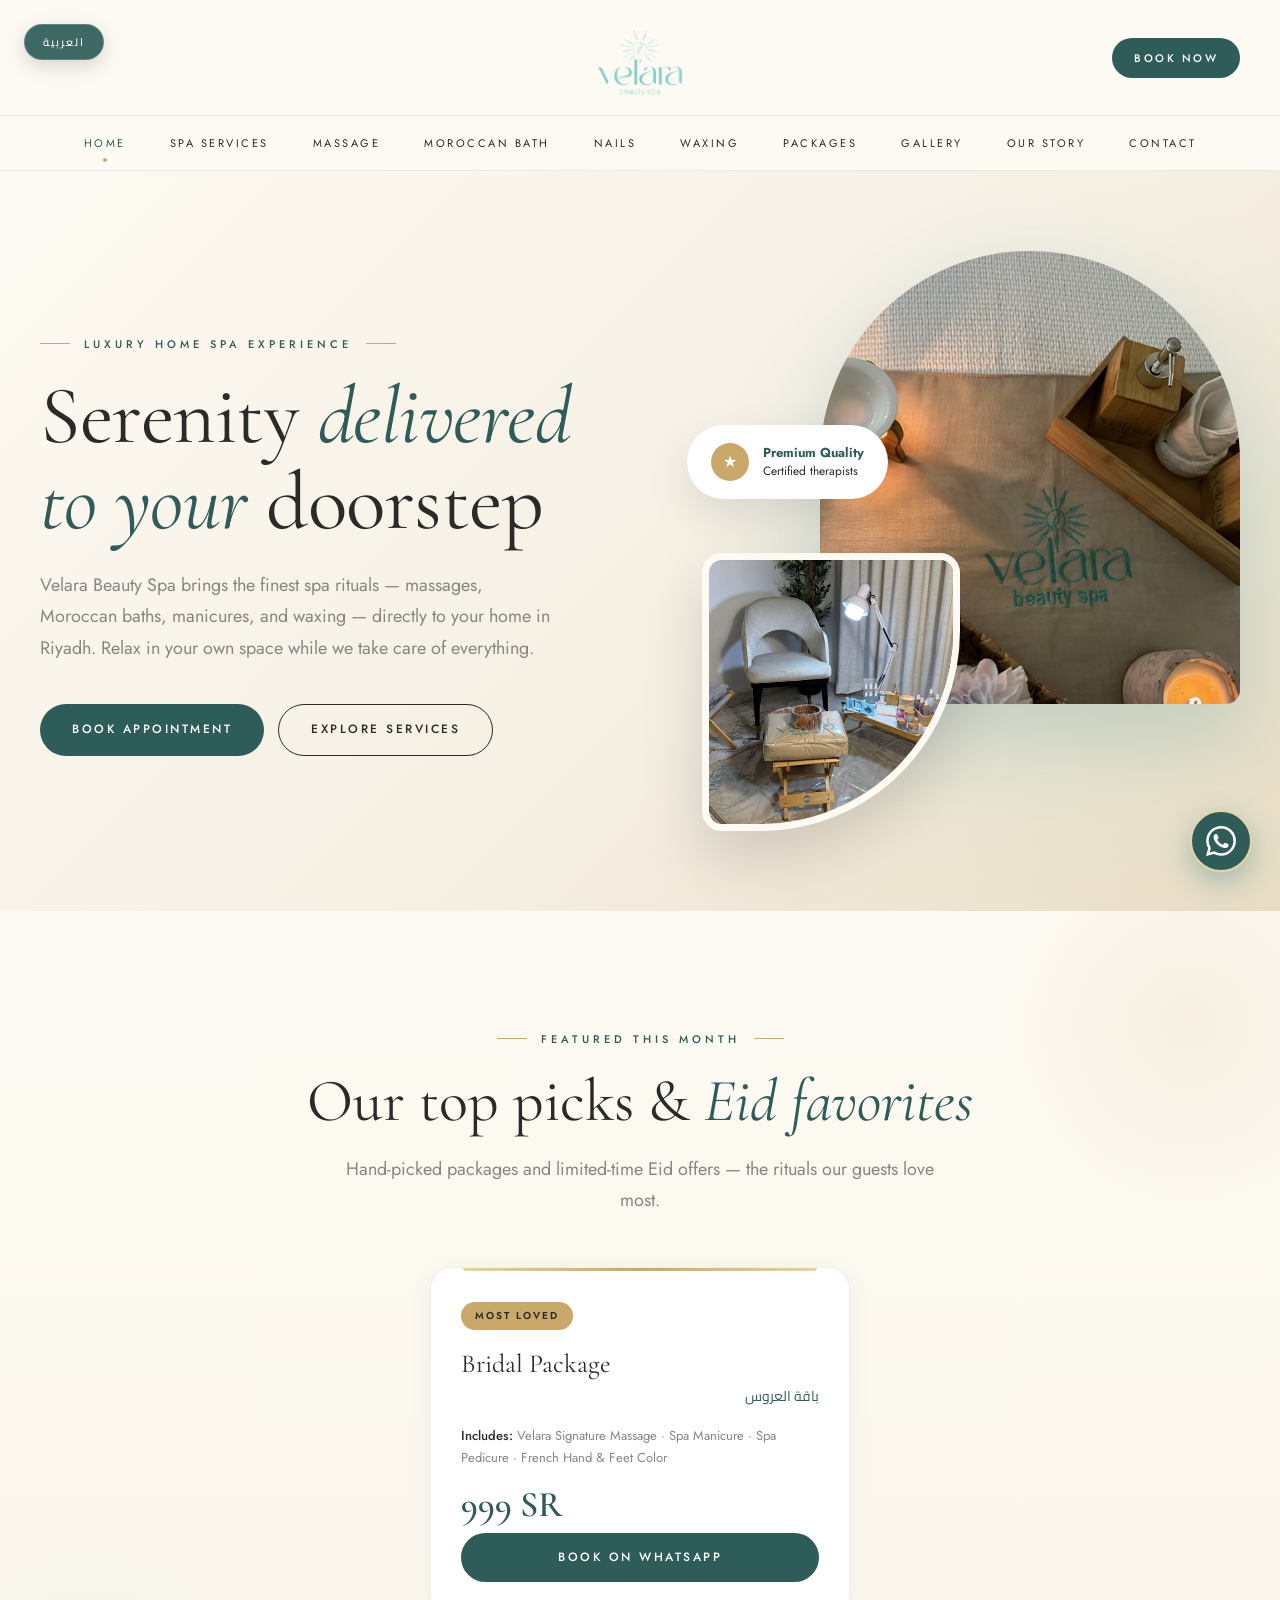
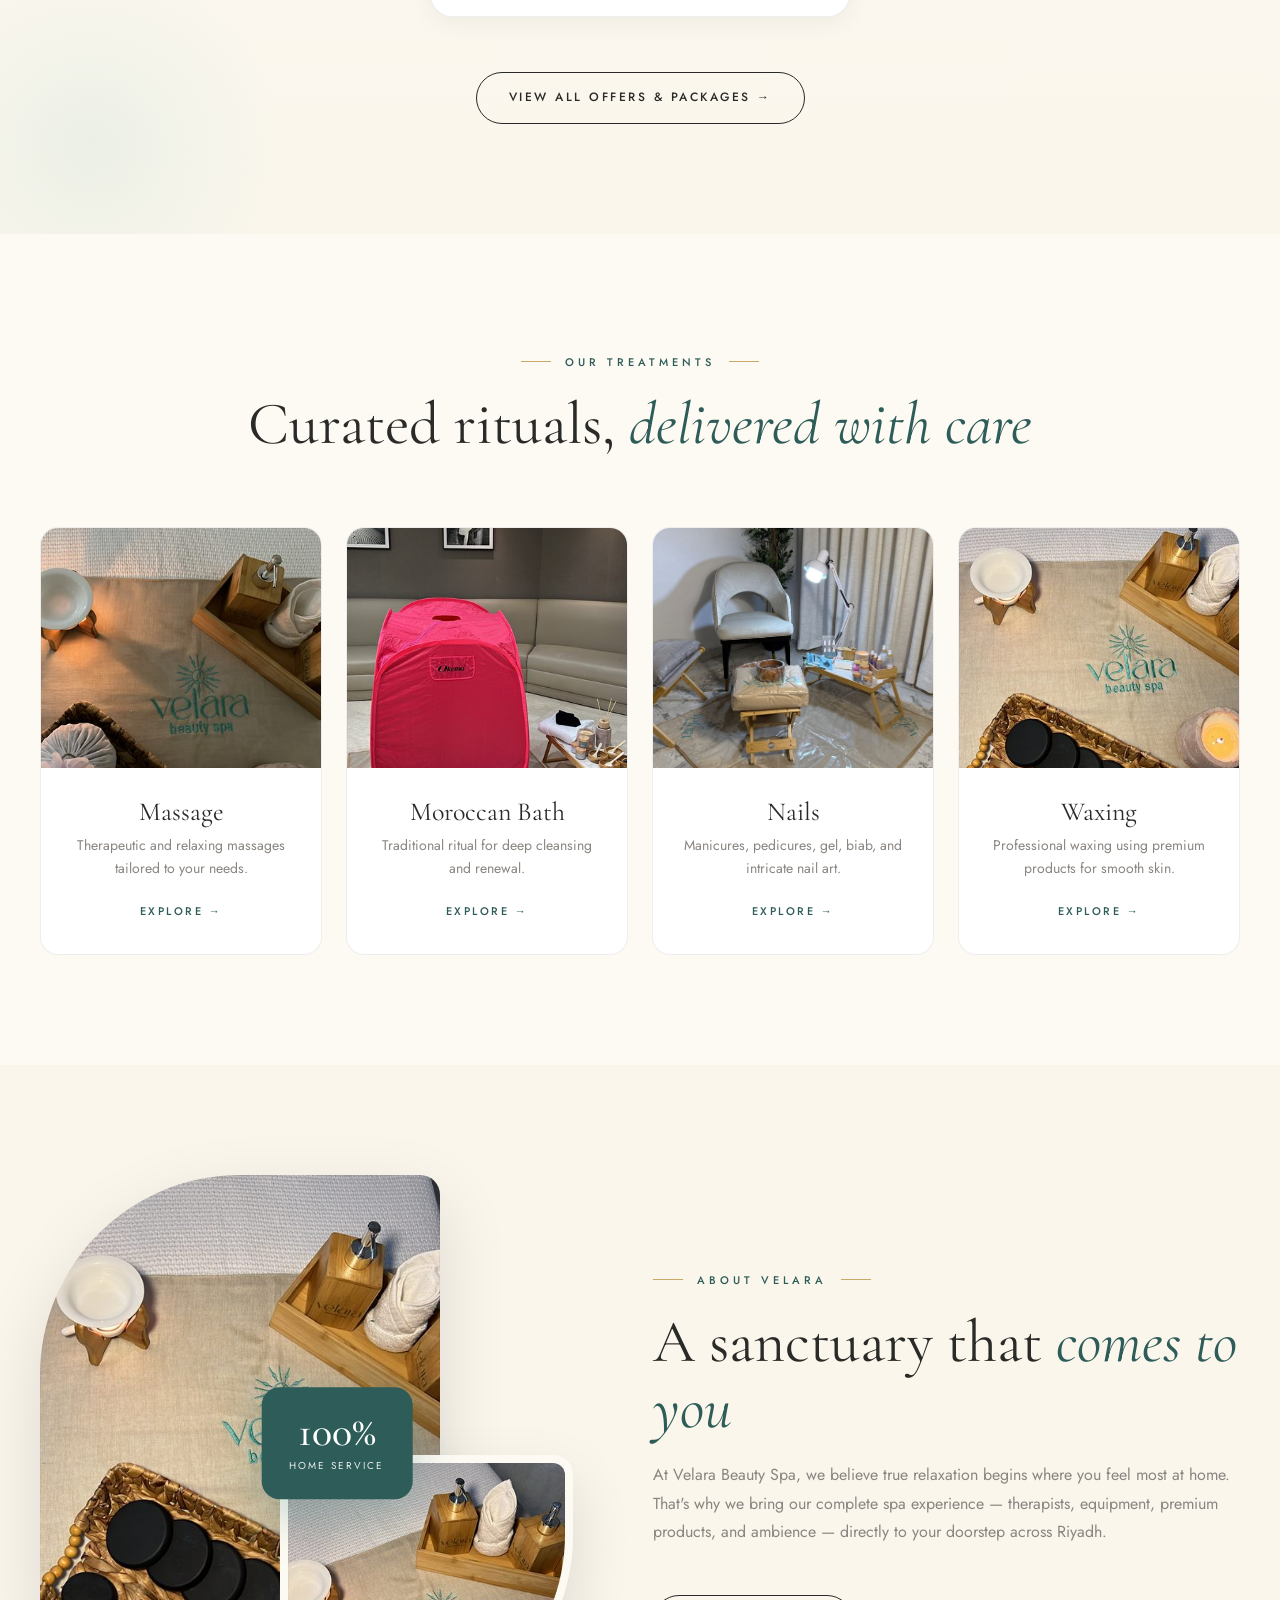
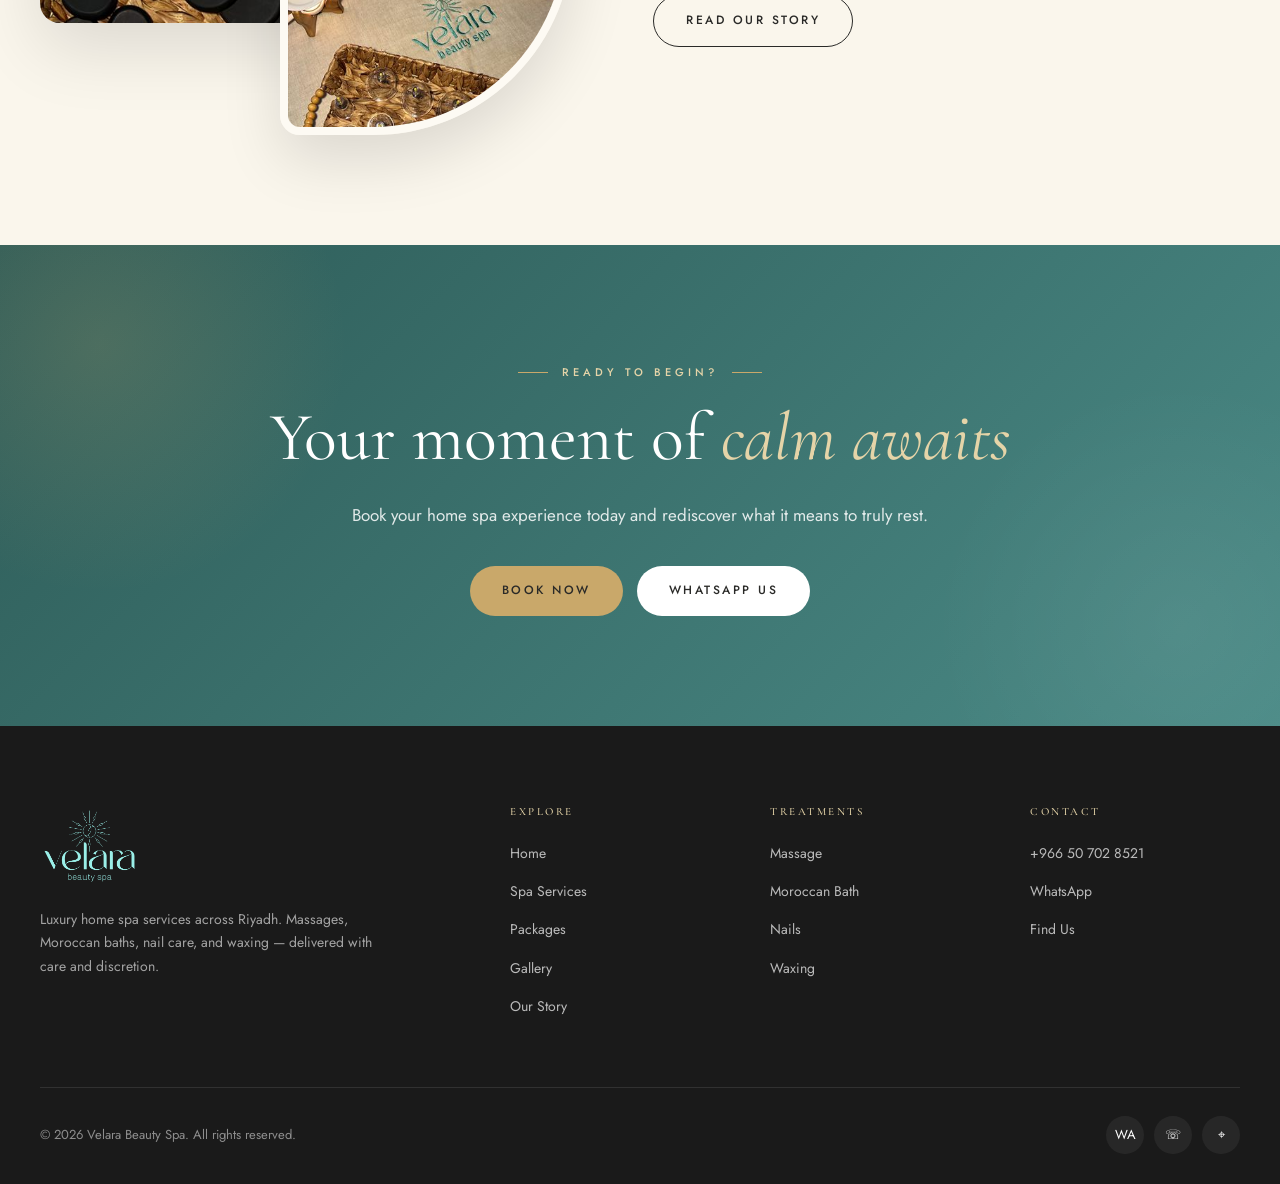
<file: index.html>
<!DOCTYPE html>
<html lang="en" dir="ltr">
<head>
<meta charset="UTF-8" />
<meta name="viewport" content="width=device-width, initial-scale=1.0" />
<title>Luxury Home Spa in Riyadh — Velara Beauty Spa</title>
<meta name="description" content="Velara Beauty Spa brings luxury treatments — massages, Moroccan baths, manicures — directly to your home in Riyadh." />
<meta name="theme-color" content="#FDFAF3" />

<!-- Canonical & language alternates -->
<link rel="canonical" href="https://velara.beauty/" />
<link rel="alternate" hreflang="en" href="https://velara.beauty/" />
<link rel="alternate" hreflang="ar" href="https://velara.beauty/" />
<link rel="alternate" hreflang="x-default" href="https://velara.beauty/" />

<!-- Favicon -->
<link rel="icon" type="image/png" sizes="32x32" href="/favicon.png" />
<link rel="apple-touch-icon" sizes="180x180" href="/apple-touch-icon.png" />

<!-- Open Graph (WhatsApp / Instagram / Facebook link previews) -->
<meta property="og:type" content="website" />
<meta property="og:site_name" content="Velara Beauty Spa" />
<meta property="og:title" content="Luxury Home Spa in Riyadh — Velara Beauty Spa" />
<meta property="og:description" content="Velara Beauty Spa brings luxury treatments — massages, Moroccan baths, manicures — directly to your home in Riyadh." />
<meta property="og:url" content="https://velara.beauty/" />
<meta property="og:image" content="https://velara.beauty/og-image.jpg" />
<meta property="og:image:width" content="1200" />
<meta property="og:image:height" content="630" />
<meta property="og:image:alt" content="Velara Beauty Spa" />
<meta property="og:locale" content="en_US" />
<meta property="og:locale:alternate" content="ar_SA" />

<!-- Twitter / X cards -->
<meta name="twitter:card" content="summary_large_image" />
<meta name="twitter:title" content="Luxury Home Spa in Riyadh — Velara Beauty Spa" />
<meta name="twitter:description" content="Velara Beauty Spa brings luxury treatments — massages, Moroccan baths, manicures — directly to your home in Riyadh." />
<meta name="twitter:image" content="https://velara.beauty/og-image.jpg" />
<link rel="preconnect" href="https://fonts.googleapis.com">
<link rel="preconnect" href="https://fonts.gstatic.com" crossorigin>
<link href="https://fonts.googleapis.com/css2?family=Cormorant+Garamond:wght@300;400;500;600;700&family=Jost:wght@300;400;500;600&family=Cairo:wght@300;400;500;600;700&display=swap" rel="stylesheet">
<link rel="stylesheet" href="styles.css">

<!-- Structured data: BeautySalon / LocalBusiness for Google rich results.
     Hours below are a sensible default — edit when actual operating window is fixed. -->
<script type="application/ld+json">
{
  "@context": "https://schema.org",
  "@type": "BeautySalon",
  "name": "Velara Beauty Spa",
  "alternateName": "فيلارا بيوتي سبا",
  "description": "Luxury home spa services across Riyadh — massages, Moroccan baths, manicures, and waxing — delivered with care and discretion.",
  "url": "https://velara.beauty/",
  "logo": "https://velara.beauty/images/logo.png",
  "image": "https://velara.beauty/og-image.jpg",
  "telephone": "+966507028521",
  "priceRange": "150 - 999 SAR",
  "currenciesAccepted": "SAR",
  "paymentAccepted": "Cash, Credit Card, Bank Transfer",
  "areaServed": {
    "@type": "City",
    "name": "Riyadh",
    "sameAs": "https://en.wikipedia.org/wiki/Riyadh"
  },
  "address": {
    "@type": "PostalAddress",
    "addressLocality": "Riyadh",
    "addressRegion": "Riyadh Province",
    "addressCountry": "SA"
  },
  "openingHoursSpecification": {
    "@type": "OpeningHoursSpecification",
    "dayOfWeek": ["Monday","Tuesday","Wednesday","Thursday","Friday","Saturday","Sunday"],
    "opens": "10:00",
    "closes": "22:00"
  },
  "hasMap": "https://maps.app.goo.gl/YijaAuDi3qwFzWi97?g_st=iwb",
  "potentialAction": {
    "@type": "ReserveAction",
    "target": "https://wa.me/966507028521",
    "name": "Book on WhatsApp"
  }
}
</script>
<!-- TikTok Pixel Code Start -->
<script>
!function (w, d, t) {
  w.TiktokAnalyticsObject=t;var ttq=w[t]=w[t]||[];ttq.methods=["page","track","identify","instances","debug","on","off","once","ready","alias","group","enableCookie","disableCookie","holdConsent","revokeConsent","grantConsent"],ttq.setAndDefer=function(t,e){t[e]=function(){t.push([e].concat(Array.prototype.slice.call(arguments,0)))}};for(var i=0;i<ttq.methods.length;i++)ttq.setAndDefer(ttq,ttq.methods[i]);ttq.instance=function(t){for(
var e=ttq._i[t]||[],n=0;n<ttq.methods.length;n++)ttq.setAndDefer(e,ttq.methods[n]);return e},ttq.load=function(e,n){var r="https://analytics.tiktok.com/i18n/pixel/events.js",o=n&&n.partner;ttq._i=ttq._i||{},ttq._i[e]=[],ttq._i[e]._u=r,ttq._t=ttq._t||{},ttq._t[e]=+new Date,ttq._o=ttq._o||{},ttq._o[e]=n||{};n=document.createElement("script")
;n.type="text/javascript",n.async=!0,n.src=r+"?sdkid="+e+"&lib="+t;e=document.getElementsByTagName("script")[0];e.parentNode.insertBefore(n,e)};
  ttq.load('D80QH9JC77U3FHCPO4S0');
  ttq.page();
}(window, document, 'ttq');
</script>
<!-- TikTok Pixel Code End -->
</head>
<body>

<!-- Floating language toggle -->
<button class="lang-toggle" type="button" aria-label="Switch language" onclick="toggleLang()">
  <span data-en="العربية" data-ar="EN">العربية</span>
</button>

<!-- Header -->
<header class="site-header">
  <div class="header-top">
    <button class="menu-toggle" onclick="toggleMenu()" aria-label="Menu">☰</button>
    <a href="index.html" class="header-logo">
      <img src="images/logo.png" alt="Velara Beauty Spa" width="1560" height="1260" />
    </a>
    <div class="header-actions">
      <a href="#" data-wa-book="generic" class="book-btn" data-en="Book Now" data-ar="احجزي">Book Now</a>
    </div>
  </div>
  <nav class="header-nav">
    <ul class="nav-list">
      <li><a href="index.html" data-page="home" data-en="Home" data-ar="الرئيسية">Home</a></li>
      <li><a href="services.html" data-page="services" data-en="Spa Services" data-ar="الخدمات">Spa Services</a></li>
      <li><a href="massage.html" data-page="massage" data-en="Massage" data-ar="التدليك">Massage</a></li>
      <li><a href="moroccan-bath.html" data-page="moroccan" data-en="Moroccan Bath" data-ar="الحمام المغربي">Moroccan Bath</a></li>
      <li><a href="nails.html" data-page="nails" data-en="Nails" data-ar="الأظافر">Nails</a></li>
      <li><a href="waxing.html" data-page="waxing" data-en="Waxing" data-ar="إزالة الشعر">Waxing</a></li>
      <li><a href="packages.html" data-page="packages" data-en="Packages" data-ar="الباقات">Packages</a></li>
      <li><a href="gallery.html" data-page="gallery" data-en="Gallery" data-ar="المعرض">Gallery</a></li>
      <li><a href="our-story.html" data-page="story" data-en="Our Story" data-ar="قصتنا">Our Story</a></li>
      <li><a href="contact.html" data-page="contact" data-en="Contact" data-ar="تواصل">Contact</a></li>
    </ul>
  </nav>
</header>

<!-- Eid Banner -->
<div id="eid-banner" class="eid-banner">
  <div class="eid-banner-content">
    <div class="eid-banner-icon">✦</div>
    <div class="eid-banner-text">
      <strong data-en="Eid Al Adha Special Offers" data-ar="عروض عيد الأضحى">Eid Al Adha Special Offers</strong>
      <span data-en="— Save up to 30%" data-ar="— وفّري حتى 30%">— Save up to 30%</span>
    </div>
    <a href="packages.html#eid-offers" class="eid-banner-link" data-en="View Offers →" data-ar="عرض العروض →">View Offers →</a>
  </div>
  <button class="eid-banner-close" onclick="dismissEidBanner()" aria-label="Dismiss">×</button>
</div>
<script>
  // Hide immediately if past cutoff or dismissed this session (avoids flash on reload).
  // Cutoff date must match EID_OFFERS_CUTOFF in data.js — Riyadh UTC+3, 11:59 PM June 7, 2026.
  (function(){
    const banner = document.getElementById('eid-banner');
    const cutoff = new Date('2026-06-08T00:00:00+03:00');
    if (new Date() >= cutoff || sessionStorage.getItem('eid_banner_dismissed') === '1') {
      banner.classList.add('dismissed');
    }
  })();
  function dismissEidBanner(){
    document.getElementById('eid-banner').classList.add('dismissed');
    sessionStorage.setItem('eid_banner_dismissed', '1');
  }
</script>

<!-- Hero -->
<section class="hero">
  <div class="hero-grid">
    <div class="hero-text">
      <div class="eyebrow eyebrow-line reveal" data-en="Luxury Home Spa Experience" data-ar="تجربة سبا منزلي فاخرة">Luxury Home Spa Experience</div>
      <h1 class="h-display reveal reveal-d1">
        <span data-en="Serenity" data-ar="السكينة">Serenity</span>
        <em data-en="delivered to your" data-ar="تصل إلى">delivered to your</em>
        <span data-en="doorstep" data-ar="باب منزلك">doorstep</span>
      </h1>
      <p class="lead reveal reveal-d2" data-en="Velara Beauty Spa brings the finest spa rituals — massages, Moroccan baths, manicures, and waxing — directly to your home in Riyadh. Relax in your own space while we take care of everything." data-ar="فيلارا بيوتي سبا يقدم لكِ أرقى تجارب السبا — تدليك، حمام مغربي، باديكير ومانيكير، وإزالة الشعر — مباشرة في منزلك في الرياض. استرخي في مساحتك الخاصة ودعينا نهتم بكل شيء.">Velara Beauty Spa brings the finest spa rituals — massages, Moroccan baths, manicures, and waxing — directly to your home in Riyadh. Relax in your own space while we take care of everything.</p>
      <div class="hero-buttons reveal reveal-d3">
        <a href="#" data-wa-book="generic" class="btn btn-primary" data-en="Book Appointment" data-ar="احجزي موعدك">Book Appointment</a>
        <a href="services.html" class="btn btn-outline" data-en="Explore Services" data-ar="اكتشفي الخدمات">Explore Services</a>
      </div>
    </div>
    <div class="hero-visual reveal reveal-d2">
      <div class="hero-img-1"><img src="images/hero1.jpeg" alt="Velara Spa" width="506" height="900" /></div>
      <div class="hero-img-2"><img src="images/hero2.jpeg" alt="Velara treatments" width="900" height="523" /></div>
      <div class="hero-badge">
        <div class="hero-badge-icon">★</div>
        <div class="hero-badge-text">
          <strong data-en="Premium Quality" data-ar="جودة فاخرة">Premium Quality</strong>
          <span data-en="Certified therapists" data-ar="معالجات معتمدات">Certified therapists</span>
        </div>
      </div>
    </div>
  </div>
</section>

<!-- Featured offers & packages (a highlight reel) -->
<section class="section featured-section">
  <div class="container">
    <div class="text-center" style="margin-bottom:50px;">
      <div class="eyebrow eyebrow-line reveal" data-en="Featured This Month" data-ar="مميز هذا الشهر">Featured This Month</div>
      <h2 class="h-section reveal reveal-d1">
        <span data-en="Our top picks &" data-ar="أبرز اختياراتنا">Our top picks &</span>
        <em data-en="Eid favorites" data-ar="ومفضلات العيد">Eid favorites</em>
      </h2>
      <p class="lead reveal reveal-d2" style="margin-top:18px;max-width:620px;margin-left:auto;margin-right:auto;" data-en="Hand-picked packages and limited-time Eid offers — the rituals our guests love most." data-ar="باقات مختارة بعناية وعروض العيد محدودة المدة — الطقوس التي تحبها ضيفاتنا أكثر.">Hand-picked packages and limited-time Eid offers — the rituals our guests love most.</p>
    </div>
    <div class="featured-grid" id="featured-packages"></div>
    <div class="text-center" style="margin-top:55px;">
      <a href="packages.html" class="btn btn-outline reveal" data-en="View all offers & packages →" data-ar="عرض كل الباقات والعروض →">View all offers & packages →</a>
    </div>
  </div>
</section>

<!-- Service Categories -->
<section class="section">
  <div class="container">
    <div class="text-center" style="margin-bottom:70px;">
      <div class="eyebrow eyebrow-line reveal" data-en="Our Treatments" data-ar="علاجاتنا">Our Treatments</div>
      <h2 class="h-section reveal reveal-d1">
        <span data-en="Curated rituals," data-ar="طقوس مختارة،">Curated rituals,</span>
        <em data-en="delivered with care" data-ar="بعناية فائقة">delivered with care</em>
      </h2>
    </div>
    <div class="category-grid">
      <a href="massage.html" class="category-card reveal reveal-d1">
        <div class="category-image"><img src="images/g1.jpeg" alt="Massage" width="394" height="700" loading="lazy" /></div>
        <div class="category-body">
          <h3 data-en="Massage" data-ar="التدليك">Massage</h3>
          <p data-en="Therapeutic and relaxing massages tailored to your needs." data-ar="تدليكات علاجية ومريحة مصممة لاحتياجاتك.">Therapeutic and relaxing massages tailored to your needs.</p>
          <span class="category-link" data-en="Explore →" data-ar="اكتشفي →">Explore →</span>
        </div>
      </a>
      <a href="moroccan-bath.html" class="category-card reveal reveal-d2">
        <div class="category-image"><img src="images/g4.jpeg" alt="Moroccan Bath" width="394" height="700" loading="lazy" /></div>
        <div class="category-body">
          <h3 data-en="Moroccan Bath" data-ar="الحمام المغربي">Moroccan Bath</h3>
          <p data-en="Traditional ritual for deep cleansing and renewal." data-ar="طقس تقليدي للتنظيف العميق والتجديد.">Traditional ritual for deep cleansing and renewal.</p>
          <span class="category-link" data-en="Explore →" data-ar="اكتشفي →">Explore →</span>
        </div>
      </a>
      <a href="nails.html" class="category-card reveal reveal-d3">
        <div class="category-image"><img src="images/g3.jpeg" alt="Nails" width="900" height="523" loading="lazy" /></div>
        <div class="category-body">
          <h3 data-en="Nails" data-ar="الأظافر">Nails</h3>
          <p data-en="Manicures, pedicures, gel, biab, and intricate nail art." data-ar="مانيكير وباديكير، جل، بياب، ورسم أظافر متقن.">Manicures, pedicures, gel, biab, and intricate nail art.</p>
          <span class="category-link" data-en="Explore →" data-ar="اكتشفي →">Explore →</span>
        </div>
      </a>
      <a href="waxing.html" class="category-card reveal reveal-d4">
        <div class="category-image"><img src="images/g7.jpeg" alt="Waxing" width="394" height="700" loading="lazy" /></div>
        <div class="category-body">
          <h3 data-en="Waxing" data-ar="إزالة الشعر">Waxing</h3>
          <p data-en="Professional waxing using premium products for smooth skin." data-ar="إزالة شعر احترافية بأفضل المنتجات لبشرة ناعمة.">Professional waxing using premium products for smooth skin.</p>
          <span class="category-link" data-en="Explore →" data-ar="اكتشفي →">Explore →</span>
        </div>
      </a>
    </div>
  </div>
</section>

<!-- About snippet -->
<section class="section" style="background:var(--cream-light);">
  <div class="container">
    <div class="feature-grid">
      <div class="feature-images reveal">
        <div class="feature-img-main"><img src="images/about1.jpeg" alt="Velara setup" width="506" height="900" loading="lazy" /></div>
        <div class="feature-img-accent"><img src="images/about2.jpeg" alt="Velara tools" width="394" height="700" loading="lazy" /></div>
        <div class="feature-stat">
          <div class="feature-stat-num">100%</div>
          <div class="feature-stat-label" data-en="Home Service" data-ar="خدمة منزلية">Home Service</div>
        </div>
      </div>
      <div class="feature-content reveal reveal-d2">
        <div class="eyebrow eyebrow-line" data-en="About Velara" data-ar="عن فيلارا">About Velara</div>
        <h2 class="h-section">
          <span data-en="A sanctuary that" data-ar="ملاذ يأتي">A sanctuary that</span>
          <em data-en="comes to you" data-ar="إليكِ">comes to you</em>
        </h2>
        <p data-en="At Velara Beauty Spa, we believe true relaxation begins where you feel most at home. That's why we bring our complete spa experience — therapists, equipment, premium products, and ambience — directly to your doorstep across Riyadh." data-ar="في فيلارا بيوتي سبا، نؤمن أن الاسترخاء الحقيقي يبدأ حيث تشعرين بالراحة الحقيقية. لذلك نأتي إليكِ بتجربة السبا الكاملة — معالجات، أدوات، منتجات فاخرة، وأجواء راقية — مباشرة في منزلك بالرياض.">At Velara Beauty Spa, we believe true relaxation begins where you feel most at home. That's why we bring our complete spa experience — therapists, equipment, premium products, and ambience — directly to your doorstep across Riyadh.</p>
        <a href="our-story.html" class="btn btn-outline" style="margin-top:30px;" data-en="Read Our Story" data-ar="اقرئي قصتنا">Read Our Story</a>
      </div>
    </div>
  </div>
</section>

<!-- CTA -->
<section class="section cta-section">
  <div class="container-narrow">
    <div class="eyebrow eyebrow-line reveal" data-en="Ready to begin?" data-ar="مستعدة للبدء؟">Ready to begin?</div>
    <h2 class="reveal reveal-d1">
      <span data-en="Your moment of" data-ar="لحظة">Your moment of</span>
      <em data-en="calm awaits" data-ar="هدوئك تنتظركِ">calm awaits</em>
    </h2>
    <p class="reveal reveal-d2" data-en="Book your home spa experience today and rediscover what it means to truly rest." data-ar="احجزي تجربتك المنزلية اليوم واكتشفي معنى الراحة الحقيقية.">Book your home spa experience today and rediscover what it means to truly rest.</p>
    <div class="cta-buttons reveal reveal-d3">
      <a href="#" data-wa-book="generic" class="btn btn-gold" data-en="Book Now" data-ar="احجزي الآن">Book Now</a>
      <a href="#" data-wa-book="question" class="btn btn-light" data-en="WhatsApp Us" data-ar="راسلينا">WhatsApp Us</a>
    </div>
  </div>
</section>

<!-- Footer -->
<footer>
  <div class="footer-container">
    <div class="footer-grid">
      <div class="footer-brand">
        <a href="index.html" class="footer-logo"><img src="images/logo.png" alt="Velara Beauty Spa" width="1560" height="1260" loading="lazy" /></a>
        <p class="footer-tagline" data-en="Luxury home spa services across Riyadh. Massages, Moroccan baths, nail care, and waxing — delivered with care and discretion." data-ar="خدمات سبا منزلية فاخرة في جميع أنحاء الرياض. تدليك، حمام مغربي، عناية بالأظافر، وإزالة الشعر — تُقدم بعناية ورقي.">Luxury home spa services across Riyadh. Massages, Moroccan baths, nail care, and waxing — delivered with care and discretion.</p>
      </div>
      <div class="footer-col">
        <h4 data-en="Explore" data-ar="استكشفي">Explore</h4>
        <ul>
          <li><a href="index.html" data-en="Home" data-ar="الرئيسية">Home</a></li>
          <li><a href="services.html" data-en="Spa Services" data-ar="الخدمات">Spa Services</a></li>
          <li><a href="packages.html" data-en="Packages" data-ar="الباقات">Packages</a></li>
          <li><a href="gallery.html" data-en="Gallery" data-ar="المعرض">Gallery</a></li>
          <li><a href="our-story.html" data-en="Our Story" data-ar="قصتنا">Our Story</a></li>
        </ul>
      </div>
      <div class="footer-col">
        <h4 data-en="Treatments" data-ar="العلاجات">Treatments</h4>
        <ul>
          <li><a href="massage.html" data-en="Massage" data-ar="التدليك">Massage</a></li>
          <li><a href="moroccan-bath.html" data-en="Moroccan Bath" data-ar="الحمام المغربي">Moroccan Bath</a></li>
          <li><a href="nails.html" data-en="Nails" data-ar="الأظافر">Nails</a></li>
          <li><a href="waxing.html" data-en="Waxing" data-ar="إزالة الشعر">Waxing</a></li>
        </ul>
      </div>
      <div class="footer-col">
        <h4 data-en="Contact" data-ar="تواصل">Contact</h4>
        <ul>
          <li><a href="tel:+966507028521">+966 50 702 8521</a></li>
          <li><a href="#" data-wa-book="question">WhatsApp</a></li>
          <li><a href="https://maps.app.goo.gl/YijaAuDi3qwFzWi97?g_st=iwb" target="_blank" data-en="Find Us" data-ar="موقعنا">Find Us</a></li>

        </ul>
      </div>
    </div>
    <div class="footer-bottom">
      <div data-en="© 2026 Velara Beauty Spa. All rights reserved." data-ar="© 2026 فيلارا بيوتي سبا. جميع الحقوق محفوظة.">© 2026 Velara Beauty Spa. All rights reserved.</div>
      <div class="footer-social">
        <a href="#" data-wa-book="question" aria-label="WhatsApp">WA</a>
        <a href="tel:+966507028521" aria-label="Phone">☏</a>
        <a href="https://maps.app.goo.gl/YijaAuDi3qwFzWi97?g_st=iwb" target="_blank" aria-label="Map">⌖</a>
      </div>
    </div>
  </div>
</footer>

<!-- Floating WhatsApp -->
<a href="#" data-wa-book="generic" class="float-whatsapp" aria-label="Chat on WhatsApp">
  <svg width="30" height="30" viewBox="0 0 24 24" fill="currentColor"><path d="M17.472 14.382c-.297-.149-1.758-.867-2.03-.967-.273-.099-.471-.148-.67.15-.197.297-.767.966-.94 1.164-.173.199-.347.223-.644.075-.297-.15-1.255-.463-2.39-1.475-.883-.788-1.48-1.761-1.653-2.059-.173-.297-.018-.458.13-.606.134-.133.298-.347.446-.52.149-.174.198-.298.298-.497.099-.198.05-.371-.025-.52-.075-.149-.669-1.612-.916-2.207-.242-.579-.487-.5-.669-.51-.173-.008-.371-.01-.57-.01-.198 0-.52.074-.792.372-.272.297-1.04 1.016-1.04 2.479 0 1.462 1.065 2.875 1.213 3.074.149.198 2.096 3.2 5.077 4.487.709.306 1.262.489 1.694.625.712.227 1.36.195 1.871.118.571-.085 1.758-.719 2.006-1.413.248-.694.248-1.289.173-1.413-.074-.124-.272-.198-.57-.347m-5.421 7.403h-.004a9.87 9.87 0 01-5.031-1.378l-.361-.214-3.741.982.998-3.648-.235-.374a9.86 9.86 0 01-1.51-5.26c.001-5.45 4.436-9.884 9.888-9.884 2.64 0 5.122 1.03 6.988 2.898a9.825 9.825 0 012.893 6.994c-.003 5.45-4.437 9.884-9.885 9.884m8.413-18.297A11.815 11.815 0 0012.05 0C5.495 0 .16 5.335.157 11.892c0 2.096.547 4.142 1.588 5.945L.057 24l6.305-1.654a11.882 11.882 0 005.683 1.448h.005c6.554 0 11.89-5.335 11.893-11.893a11.821 11.821 0 00-3.48-8.413z"/></svg>
</a>

<script>
// Homepage featured section — picks a few highlights from PACKAGES_DATA.
// Eid items auto-hide after EID_OFFERS_CUTOFF (from data.js); Signature picks always show.
function renderPageContent(lang){
  const container = document.getElementById('featured-packages');
  if (!container) return;

  const FEATURED_NAMES = [
    'Bridal Package',               // Signature (featured)
    'Royal Moroccan Bath',          // Eid
    'Mani + Pedi + Relax Massage'   // Eid combo
  ];

  const eidActive = typeof isEidOffersActive === 'function' ? isEidOffersActive() : true;
  const picks = FEATURED_NAMES
    .map(n => PACKAGES_DATA.find(p => p.en === n))
    .filter(p => p && (p.category !== 'eid' || eidActive));

  const sigBadge      = lang === 'ar' ? 'باقة مميزة' : 'Signature';
  const featBadge     = lang === 'ar' ? 'الأكثر طلباً' : 'Most Loved';
  const eidBadge      = lang === 'ar' ? 'عرض العيد' : 'Eid Special';
  const saveLabel     = lang === 'ar' ? 'وفّري' : 'Save';
  const bookText      = lang === 'ar' ? 'احجزي عبر واتساب' : 'Book on WhatsApp';
  const includesLabel = lang === 'ar' ? 'يشمل:' : 'Includes:';

  // If only one card remains (e.g. post-Eid), center it. Otherwise let the grid auto-fill.
  container.classList.toggle('featured-grid-single', picks.length === 1);

  container.innerHTML = picks.map(p => {
    const name    = lang === 'ar' ? p.ar : p.en;
    const altName = lang === 'ar' ? p.en : p.ar;
    const isEid   = p.category === 'eid';

    const badgeText  = isEid ? eidBadge : (p.featured ? featBadge : sigBadge);
    const badgeClass = isEid ? 'featured-badge-eid' : 'featured-badge-signature';
    const cardClass  = 'featured-card ' + (isEid ? 'featured-card-eid' : 'featured-card-signature');

    let meta = '';
    if (!isEid && p.includes_en) {
      const includes = lang === 'ar' ? p.includes_ar : p.includes_en;
      meta = `<p class="featured-meta"><strong>${includesLabel}</strong> ${includes}</p>`;
    }

    let pricing;
    if (isEid) {
      const save = p.oldPrice - p.newPrice;
      pricing = `
        <div class="featured-pricing">
          <span class="featured-price-new">${p.newPrice} SR</span>
          <span class="featured-price-old">${p.oldPrice} SR</span>
        </div>
        <div class="featured-save">${saveLabel} ${save} SR</div>
      `;
    } else {
      pricing = `
        <div class="featured-pricing">
          <span class="featured-price-new">${p.newPrice} SR</span>
        </div>
      `;
    }

    return `
      <div class="${cardClass}">
        <div class="featured-badge ${badgeClass}">${badgeText}</div>
        <h3>${name}</h3>
        <div class="featured-arabic">${altName}</div>
        ${meta}
        ${pricing}
        <a href="${waBook('offer', name, p.newPrice)}" target="_blank" rel="noopener" class="btn btn-primary featured-cta">${bookText}</a>
      </div>
    `;
  }).join('');
}
</script>
<script src="data.js"></script>
<script src="script.js"></script>
<script>setActiveNav('home');</script>
</body>
</html>
</file>
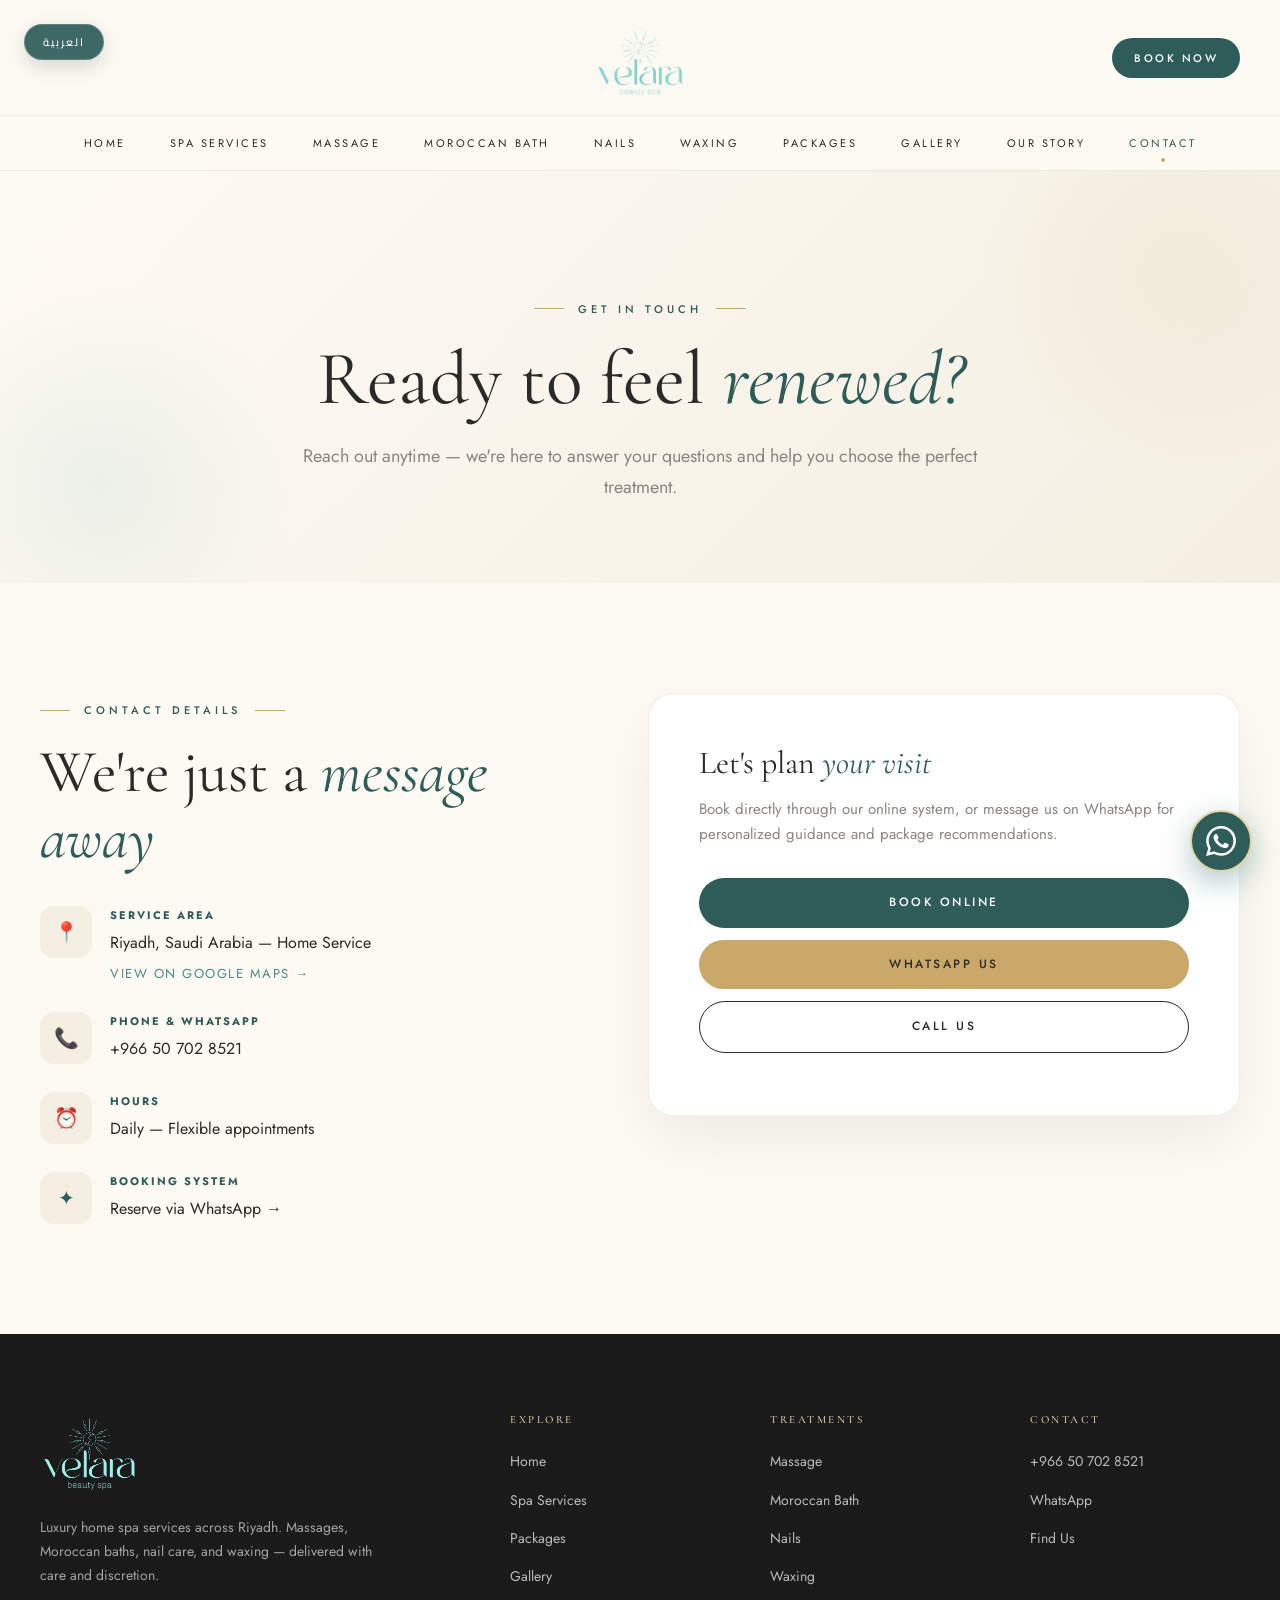
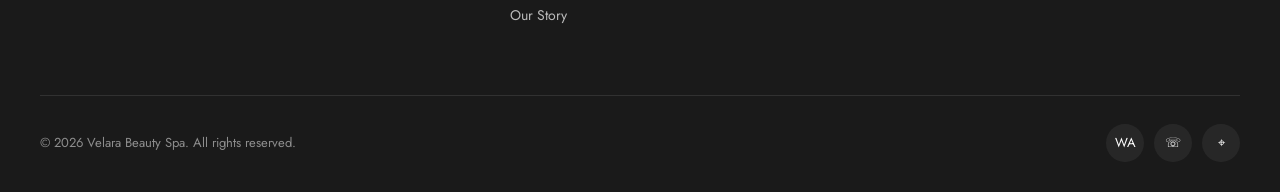
<file: contact.html>
<!DOCTYPE html>
<html lang="en" dir="ltr">
<head>
<meta charset="UTF-8" />
<meta name="viewport" content="width=device-width, initial-scale=1.0" />
<title>Contact — Velara Beauty Spa</title>
<meta name="description" content="Get in touch with Velara Beauty Spa — phone, WhatsApp, location, and online booking." />
<meta name="theme-color" content="#FDFAF3" />

<!-- Canonical & language alternates -->
<link rel="canonical" href="https://velara.beauty/contact" />
<link rel="alternate" hreflang="en" href="https://velara.beauty/contact" />
<link rel="alternate" hreflang="ar" href="https://velara.beauty/contact" />
<link rel="alternate" hreflang="x-default" href="https://velara.beauty/contact" />

<!-- Favicon -->
<link rel="icon" type="image/png" sizes="32x32" href="/favicon.png" />
<link rel="apple-touch-icon" sizes="180x180" href="/apple-touch-icon.png" />

<!-- Open Graph (WhatsApp / Instagram / Facebook link previews) -->
<meta property="og:type" content="website" />
<meta property="og:site_name" content="Velara Beauty Spa" />
<meta property="og:title" content="Contact — Velara Beauty Spa" />
<meta property="og:description" content="Get in touch with Velara Beauty Spa — phone, WhatsApp, location, and online booking." />
<meta property="og:url" content="https://velara.beauty/contact" />
<meta property="og:image" content="https://velara.beauty/og-image.jpg" />
<meta property="og:image:width" content="1200" />
<meta property="og:image:height" content="630" />
<meta property="og:image:alt" content="Velara Beauty Spa" />
<meta property="og:locale" content="en_US" />
<meta property="og:locale:alternate" content="ar_SA" />

<!-- Twitter / X cards -->
<meta name="twitter:card" content="summary_large_image" />
<meta name="twitter:title" content="Contact — Velara Beauty Spa" />
<meta name="twitter:description" content="Get in touch with Velara Beauty Spa — phone, WhatsApp, location, and online booking." />
<meta name="twitter:image" content="https://velara.beauty/og-image.jpg" />
<link rel="preconnect" href="https://fonts.googleapis.com">
<link rel="preconnect" href="https://fonts.gstatic.com" crossorigin>
<link href="https://fonts.googleapis.com/css2?family=Cormorant+Garamond:wght@300;400;500;600;700&family=Jost:wght@300;400;500;600&family=Cairo:wght@300;400;500;600;700&display=swap" rel="stylesheet">
<link rel="stylesheet" href="styles.css">
<!-- TikTok Pixel Code Start -->
<script>
!function (w, d, t) {
  w.TiktokAnalyticsObject=t;var ttq=w[t]=w[t]||[];ttq.methods=["page","track","identify","instances","debug","on","off","once","ready","alias","group","enableCookie","disableCookie","holdConsent","revokeConsent","grantConsent"],ttq.setAndDefer=function(t,e){t[e]=function(){t.push([e].concat(Array.prototype.slice.call(arguments,0)))}};for(var i=0;i<ttq.methods.length;i++)ttq.setAndDefer(ttq,ttq.methods[i]);ttq.instance=function(t){for(
var e=ttq._i[t]||[],n=0;n<ttq.methods.length;n++)ttq.setAndDefer(e,ttq.methods[n]);return e},ttq.load=function(e,n){var r="https://analytics.tiktok.com/i18n/pixel/events.js",o=n&&n.partner;ttq._i=ttq._i||{},ttq._i[e]=[],ttq._i[e]._u=r,ttq._t=ttq._t||{},ttq._t[e]=+new Date,ttq._o=ttq._o||{},ttq._o[e]=n||{};n=document.createElement("script")
;n.type="text/javascript",n.async=!0,n.src=r+"?sdkid="+e+"&lib="+t;e=document.getElementsByTagName("script")[0];e.parentNode.insertBefore(n,e)};
  ttq.load('D80QH9JC77U3FHCPO4S0');
  ttq.page();
}(window, document, 'ttq');
</script>
<!-- TikTok Pixel Code End -->
</head>
<body>

<!-- Floating language toggle -->
<button class="lang-toggle" type="button" aria-label="Switch language" onclick="toggleLang()">
  <span data-en="العربية" data-ar="EN">العربية</span>
</button>

<!-- Header -->
<header class="site-header">
  <div class="header-top">
    <button class="menu-toggle" onclick="toggleMenu()" aria-label="Menu">☰</button>
    <a href="index.html" class="header-logo">
      <img src="images/logo.png" alt="Velara Beauty Spa" width="1560" height="1260" />
    </a>
    <div class="header-actions">
      <a href="#" data-wa-book="generic" class="book-btn" data-en="Book Now" data-ar="احجزي">Book Now</a>
    </div>
  </div>
  <nav class="header-nav">
    <ul class="nav-list">
      <li><a href="index.html" data-page="home" data-en="Home" data-ar="الرئيسية">Home</a></li>
      <li><a href="services.html" data-page="services" data-en="Spa Services" data-ar="الخدمات">Spa Services</a></li>
      <li><a href="massage.html" data-page="massage" data-en="Massage" data-ar="التدليك">Massage</a></li>
      <li><a href="moroccan-bath.html" data-page="moroccan" data-en="Moroccan Bath" data-ar="الحمام المغربي">Moroccan Bath</a></li>
      <li><a href="nails.html" data-page="nails" data-en="Nails" data-ar="الأظافر">Nails</a></li>
      <li><a href="waxing.html" data-page="waxing" data-en="Waxing" data-ar="إزالة الشعر">Waxing</a></li>
      <li><a href="packages.html" data-page="packages" data-en="Packages" data-ar="الباقات">Packages</a></li>
      <li><a href="gallery.html" data-page="gallery" data-en="Gallery" data-ar="المعرض">Gallery</a></li>
      <li><a href="our-story.html" data-page="story" data-en="Our Story" data-ar="قصتنا">Our Story</a></li>
      <li><a href="contact.html" data-page="contact" data-en="Contact" data-ar="تواصل">Contact</a></li>
    </ul>
  </nav>
</header>


<section class="page-banner">
  <div class="container">
    <div class="eyebrow eyebrow-line page-enter" data-en="Get in Touch" data-ar="تواصلي معنا">Get in Touch</div>
    <h1 class="page-enter page-enter-d1">
      <span data-en="Ready to feel" data-ar="مستعدة">Ready to feel</span>
      <em data-en="renewed?" data-ar="للتجديد؟">renewed?</em>
    </h1>
    <p class="page-enter page-enter-d2" data-en="Reach out anytime — we're here to answer your questions and help you choose the perfect treatment." data-ar="تواصلي معنا في أي وقت — نحن هنا للإجابة على أسئلتك ومساعدتك في اختيار العلاج المثالي.">Reach out anytime — we're here to answer your questions and help you choose the perfect treatment.</p>
  </div>
</section>

<section class="section">
  <div class="container">
    <div class="contact-grid">
      <div class="reveal">
        <div class="eyebrow eyebrow-line" data-en="Contact Details" data-ar="تفاصيل التواصل">Contact Details</div>
        <h2 class="h-section">
          <span data-en="We're just a" data-ar="نحن على بُعد">We're just a</span>
          <em data-en="message away" data-ar="رسالة">message away</em>
        </h2>
        <div class="contact-items">
          <div class="contact-item">
            <div class="contact-icon-box">📍</div>
            <div class="contact-item-text">
              <strong data-en="Service Area" data-ar="منطقة الخدمة">Service Area</strong>
              <span data-cfg-area>Riyadh, Saudi Arabia — Home Service</span>
              <a href="https://maps.app.goo.gl/YijaAuDi3qwFzWi97?g_st=iwb" target="_blank" style="color:var(--teal);font-size:13px;letter-spacing:1.5px;text-transform:uppercase;margin-top:6px;" data-en="View on Google Maps →" data-ar="عرض على خرائط جوجل →">View on Google Maps →</a>
            </div>
          </div>
          <div class="contact-item">
            <div class="contact-icon-box">📞</div>
            <div class="contact-item-text">
              <strong data-en="Phone & WhatsApp" data-ar="هاتف وواتساب">Phone & WhatsApp</strong>
              <a href="tel:+966507028521">+966 50 702 8521</a>
            </div>
          </div>
          <div class="contact-item">
            <div class="contact-icon-box">⏰</div>
            <div class="contact-item-text">
              <strong data-en="Hours" data-ar="ساعات العمل">Hours</strong>
              <span data-cfg-hours>Daily — Flexible appointments</span>
            </div>
          </div>
          <div class="contact-item">
            <div class="contact-icon-box">✦</div>
            <div class="contact-item-text">
              <strong data-en="Booking System" data-ar="نظام الحجز">Booking System</strong>
              <a href="#" data-wa-book="generic" data-en="Reserve via WhatsApp →" data-ar="احجزي عبر واتساب →">Reserve via WhatsApp →</a>
            </div>
          </div>
        </div>
      </div>
      <div class="contact-card reveal reveal-d2">
        <h3>
          <span data-en="Let's plan" data-ar="لنخطط">Let's plan</span>
          <em data-en="your visit" data-ar="لزيارتك">your visit</em>
        </h3>
        <p data-en="Book directly through our online system, or message us on WhatsApp for personalized guidance and package recommendations." data-ar="احجزي مباشرة من خلال نظامنا الإلكتروني، أو راسلينا على واتساب للحصول على توجيه شخصي وتوصيات للباقات.">Book directly through our online system, or message us on WhatsApp for personalized guidance and package recommendations.</p>
        <a href="#" data-wa-book="generic" class="btn btn-primary" data-en="Book Online" data-ar="احجزي إلكترونياً">Book Online</a>
        <a href="#" data-wa-book="question" class="btn btn-gold" data-en="WhatsApp Us" data-ar="راسلينا على واتساب">WhatsApp Us</a>
        <a href="tel:+966507028521" class="btn btn-outline" data-en="Call Us" data-ar="اتصلي بنا">Call Us</a>
      </div>
    </div>
  </div>
</section>

<!-- Footer -->
<footer>
  <div class="footer-container">
    <div class="footer-grid">
      <div class="footer-brand">
        <a href="index.html" class="footer-logo"><img src="images/logo.png" alt="Velara Beauty Spa" width="1560" height="1260" loading="lazy" /></a>
        <p class="footer-tagline" data-en="Luxury home spa services across Riyadh. Massages, Moroccan baths, nail care, and waxing — delivered with care and discretion." data-ar="خدمات سبا منزلية فاخرة في جميع أنحاء الرياض. تدليك، حمام مغربي، عناية بالأظافر، وإزالة الشعر — تُقدم بعناية ورقي.">Luxury home spa services across Riyadh. Massages, Moroccan baths, nail care, and waxing — delivered with care and discretion.</p>
      </div>
      <div class="footer-col">
        <h4 data-en="Explore" data-ar="استكشفي">Explore</h4>
        <ul>
          <li><a href="index.html" data-en="Home" data-ar="الرئيسية">Home</a></li>
          <li><a href="services.html" data-en="Spa Services" data-ar="الخدمات">Spa Services</a></li>
          <li><a href="packages.html" data-en="Packages" data-ar="الباقات">Packages</a></li>
          <li><a href="gallery.html" data-en="Gallery" data-ar="المعرض">Gallery</a></li>
          <li><a href="our-story.html" data-en="Our Story" data-ar="قصتنا">Our Story</a></li>
        </ul>
      </div>
      <div class="footer-col">
        <h4 data-en="Treatments" data-ar="العلاجات">Treatments</h4>
        <ul>
          <li><a href="massage.html" data-en="Massage" data-ar="التدليك">Massage</a></li>
          <li><a href="moroccan-bath.html" data-en="Moroccan Bath" data-ar="الحمام المغربي">Moroccan Bath</a></li>
          <li><a href="nails.html" data-en="Nails" data-ar="الأظافر">Nails</a></li>
          <li><a href="waxing.html" data-en="Waxing" data-ar="إزالة الشعر">Waxing</a></li>
        </ul>
      </div>
      <div class="footer-col">
        <h4 data-en="Contact" data-ar="تواصل">Contact</h4>
        <ul>
          <li><a href="tel:+966507028521">+966 50 702 8521</a></li>
          <li><a href="#" data-wa-book="question">WhatsApp</a></li>
          <li><a href="https://maps.app.goo.gl/YijaAuDi3qwFzWi97?g_st=iwb" target="_blank" data-en="Find Us" data-ar="موقعنا">Find Us</a></li>

        </ul>
      </div>
    </div>
    <div class="footer-bottom">
      <div data-en="© 2026 Velara Beauty Spa. All rights reserved." data-ar="© 2026 فيلارا بيوتي سبا. جميع الحقوق محفوظة.">© 2026 Velara Beauty Spa. All rights reserved.</div>
      <div class="footer-social">
        <a href="#" data-wa-book="question" aria-label="WhatsApp">WA</a>
        <a href="tel:+966507028521" aria-label="Phone">☏</a>
        <a href="https://maps.app.goo.gl/YijaAuDi3qwFzWi97?g_st=iwb" target="_blank" aria-label="Map">⌖</a>
      </div>
    </div>
  </div>
</footer>

<!-- Floating WhatsApp -->
<a href="#" data-wa-book="generic" class="float-whatsapp" aria-label="Chat on WhatsApp">
  <svg width="30" height="30" viewBox="0 0 24 24" fill="currentColor"><path d="M17.472 14.382c-.297-.149-1.758-.867-2.03-.967-.273-.099-.471-.148-.67.15-.197.297-.767.966-.94 1.164-.173.199-.347.223-.644.075-.297-.15-1.255-.463-2.39-1.475-.883-.788-1.48-1.761-1.653-2.059-.173-.297-.018-.458.13-.606.134-.133.298-.347.446-.52.149-.174.198-.298.298-.497.099-.198.05-.371-.025-.52-.075-.149-.669-1.612-.916-2.207-.242-.579-.487-.5-.669-.51-.173-.008-.371-.01-.57-.01-.198 0-.52.074-.792.372-.272.297-1.04 1.016-1.04 2.479 0 1.462 1.065 2.875 1.213 3.074.149.198 2.096 3.2 5.077 4.487.709.306 1.262.489 1.694.625.712.227 1.36.195 1.871.118.571-.085 1.758-.719 2.006-1.413.248-.694.248-1.289.173-1.413-.074-.124-.272-.198-.57-.347m-5.421 7.403h-.004a9.87 9.87 0 01-5.031-1.378l-.361-.214-3.741.982.998-3.648-.235-.374a9.86 9.86 0 01-1.51-5.26c.001-5.45 4.436-9.884 9.888-9.884 2.64 0 5.122 1.03 6.988 2.898a9.825 9.825 0 012.893 6.994c-.003 5.45-4.437 9.884-9.885 9.884m8.413-18.297A11.815 11.815 0 0012.05 0C5.495 0 .16 5.335.157 11.892c0 2.096.547 4.142 1.588 5.945L.057 24l6.305-1.654a11.882 11.882 0 005.683 1.448h.005c6.554 0 11.89-5.335 11.893-11.893a11.821 11.821 0 00-3.48-8.413z"/></svg>
</a>

<script src="data.js"></script>
<script src="script.js"></script>
<script>setActiveNav('contact');</script>
</body>
</html>
</file>
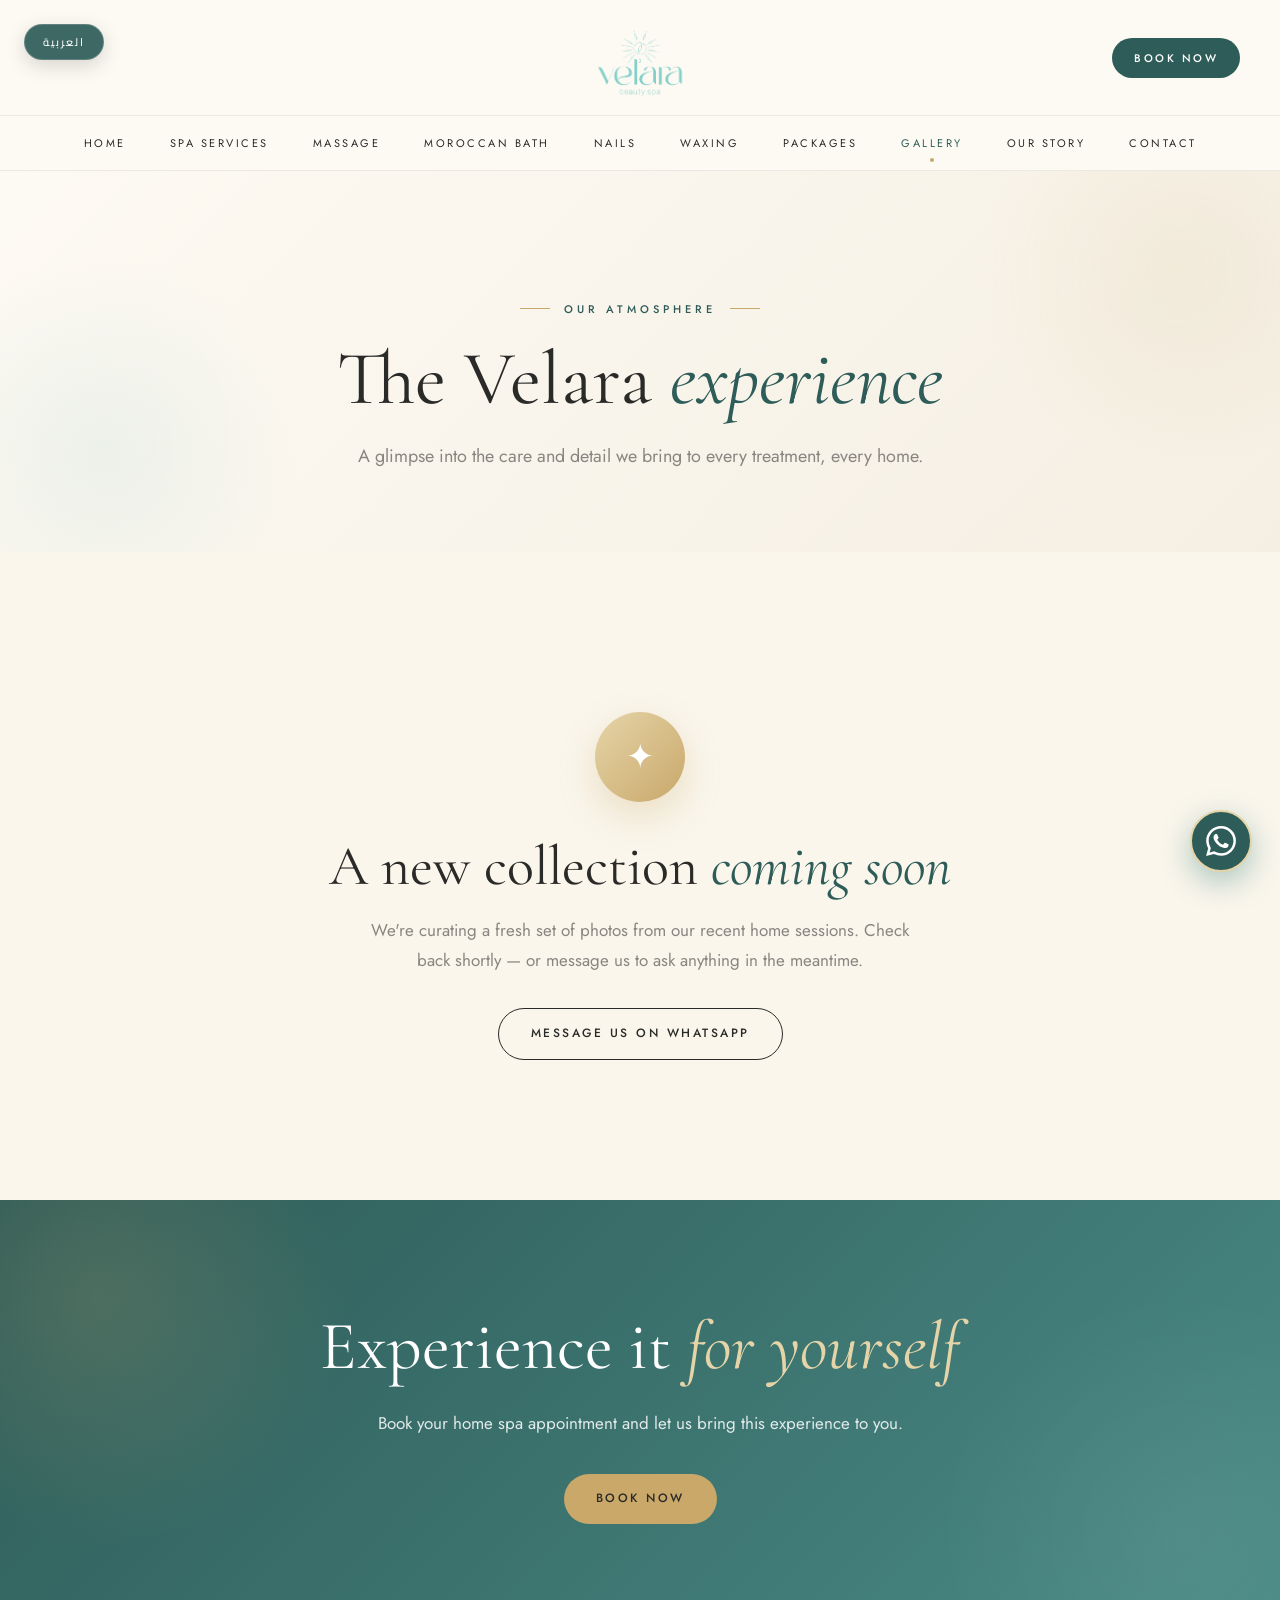
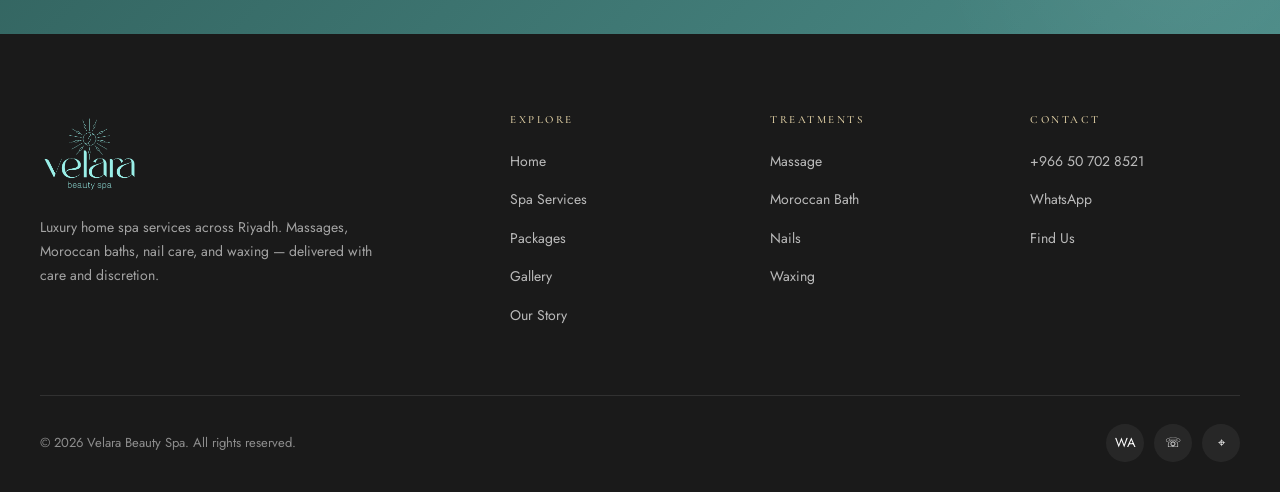
<file: gallery.html>
<!DOCTYPE html>
<html lang="en" dir="ltr">
<head>
<meta charset="UTF-8" />
<meta name="viewport" content="width=device-width, initial-scale=1.0" />
<title>Gallery — Velara Beauty Spa</title>
<meta name="description" content="Inside Velara Beauty Spa — see the atmosphere we bring to every appointment." />
<meta name="theme-color" content="#FDFAF3" />

<!-- Canonical & language alternates -->
<link rel="canonical" href="https://velara.beauty/gallery" />
<link rel="alternate" hreflang="en" href="https://velara.beauty/gallery" />
<link rel="alternate" hreflang="ar" href="https://velara.beauty/gallery" />
<link rel="alternate" hreflang="x-default" href="https://velara.beauty/gallery" />

<!-- Favicon -->
<link rel="icon" type="image/png" sizes="32x32" href="/favicon.png" />
<link rel="apple-touch-icon" sizes="180x180" href="/apple-touch-icon.png" />

<!-- Open Graph (WhatsApp / Instagram / Facebook link previews) -->
<meta property="og:type" content="website" />
<meta property="og:site_name" content="Velara Beauty Spa" />
<meta property="og:title" content="Gallery — Velara Beauty Spa" />
<meta property="og:description" content="Inside Velara Beauty Spa — see the atmosphere we bring to every appointment." />
<meta property="og:url" content="https://velara.beauty/gallery" />
<meta property="og:image" content="https://velara.beauty/og-image.jpg" />
<meta property="og:image:width" content="1200" />
<meta property="og:image:height" content="630" />
<meta property="og:image:alt" content="Velara Beauty Spa" />
<meta property="og:locale" content="en_US" />
<meta property="og:locale:alternate" content="ar_SA" />

<!-- Twitter / X cards -->
<meta name="twitter:card" content="summary_large_image" />
<meta name="twitter:title" content="Gallery — Velara Beauty Spa" />
<meta name="twitter:description" content="Inside Velara Beauty Spa — see the atmosphere we bring to every appointment." />
<meta name="twitter:image" content="https://velara.beauty/og-image.jpg" />
<link rel="preconnect" href="https://fonts.googleapis.com">
<link rel="preconnect" href="https://fonts.gstatic.com" crossorigin>
<link href="https://fonts.googleapis.com/css2?family=Cormorant+Garamond:wght@300;400;500;600;700&family=Jost:wght@300;400;500;600&family=Cairo:wght@300;400;500;600;700&display=swap" rel="stylesheet">
<link rel="stylesheet" href="styles.css">
<!-- TikTok Pixel Code Start -->
<script>
!function (w, d, t) {
  w.TiktokAnalyticsObject=t;var ttq=w[t]=w[t]||[];ttq.methods=["page","track","identify","instances","debug","on","off","once","ready","alias","group","enableCookie","disableCookie","holdConsent","revokeConsent","grantConsent"],ttq.setAndDefer=function(t,e){t[e]=function(){t.push([e].concat(Array.prototype.slice.call(arguments,0)))}};for(var i=0;i<ttq.methods.length;i++)ttq.setAndDefer(ttq,ttq.methods[i]);ttq.instance=function(t){for(
var e=ttq._i[t]||[],n=0;n<ttq.methods.length;n++)ttq.setAndDefer(e,ttq.methods[n]);return e},ttq.load=function(e,n){var r="https://analytics.tiktok.com/i18n/pixel/events.js",o=n&&n.partner;ttq._i=ttq._i||{},ttq._i[e]=[],ttq._i[e]._u=r,ttq._t=ttq._t||{},ttq._t[e]=+new Date,ttq._o=ttq._o||{},ttq._o[e]=n||{};n=document.createElement("script")
;n.type="text/javascript",n.async=!0,n.src=r+"?sdkid="+e+"&lib="+t;e=document.getElementsByTagName("script")[0];e.parentNode.insertBefore(n,e)};
  ttq.load('D80QH9JC77U3FHCPO4S0');
  ttq.page();
}(window, document, 'ttq');
</script>
<!-- TikTok Pixel Code End -->
</head>
<body>

<!-- Floating language toggle -->
<button class="lang-toggle" type="button" aria-label="Switch language" onclick="toggleLang()">
  <span data-en="العربية" data-ar="EN">العربية</span>
</button>

<!-- Header -->
<header class="site-header">
  <div class="header-top">
    <button class="menu-toggle" onclick="toggleMenu()" aria-label="Menu">☰</button>
    <a href="index.html" class="header-logo">
      <img src="images/logo.png" alt="Velara Beauty Spa" width="1560" height="1260" />
    </a>
    <div class="header-actions">
      <a href="#" data-wa-book="generic" class="book-btn" data-en="Book Now" data-ar="احجزي">Book Now</a>
    </div>
  </div>
  <nav class="header-nav">
    <ul class="nav-list">
      <li><a href="index.html" data-page="home" data-en="Home" data-ar="الرئيسية">Home</a></li>
      <li><a href="services.html" data-page="services" data-en="Spa Services" data-ar="الخدمات">Spa Services</a></li>
      <li><a href="massage.html" data-page="massage" data-en="Massage" data-ar="التدليك">Massage</a></li>
      <li><a href="moroccan-bath.html" data-page="moroccan" data-en="Moroccan Bath" data-ar="الحمام المغربي">Moroccan Bath</a></li>
      <li><a href="nails.html" data-page="nails" data-en="Nails" data-ar="الأظافر">Nails</a></li>
      <li><a href="waxing.html" data-page="waxing" data-en="Waxing" data-ar="إزالة الشعر">Waxing</a></li>
      <li><a href="packages.html" data-page="packages" data-en="Packages" data-ar="الباقات">Packages</a></li>
      <li><a href="gallery.html" data-page="gallery" data-en="Gallery" data-ar="المعرض">Gallery</a></li>
      <li><a href="our-story.html" data-page="story" data-en="Our Story" data-ar="قصتنا">Our Story</a></li>
      <li><a href="contact.html" data-page="contact" data-en="Contact" data-ar="تواصل">Contact</a></li>
    </ul>
  </nav>
</header>


<section class="page-banner">
  <div class="container">
    <div class="eyebrow eyebrow-line page-enter" data-en="Our Atmosphere" data-ar="أجواؤنا">Our Atmosphere</div>
    <h1 class="page-enter page-enter-d1">
      <span data-en="The Velara" data-ar="تجربة">The Velara</span>
      <em data-en="experience" data-ar="فيلارا">experience</em>
    </h1>
    <p class="page-enter page-enter-d2" data-en="A glimpse into the care and detail we bring to every treatment, every home." data-ar="لمحة عن العناية والتفاصيل التي نقدمها في كل علاج وكل منزل.">A glimpse into the care and detail we bring to every treatment, every home.</p>
  </div>
</section>

<section class="section gallery">
  <div class="container">
    <!-- Gallery placeholder — new photos will replace this block. -->
    <!-- When ready, restore the .gallery-grid markup (see git history or examples in styles.css). -->
    <div class="gallery-placeholder">
      <div class="gallery-placeholder-icon reveal">✦</div>
      <h2 class="reveal reveal-d1">
        <span data-en="A new collection" data-ar="مجموعة جديدة">A new collection</span>
        <em data-en="coming soon" data-ar="قريباً">coming soon</em>
      </h2>
      <p class="reveal reveal-d2" data-en="We're curating a fresh set of photos from our recent home sessions. Check back shortly — or message us to ask anything in the meantime." data-ar="نُعد لكِ مجموعة جديدة من صور جلساتنا المنزلية الأخيرة. عودي قريباً، أو راسلينا للاستفسار في أي وقت.">We're curating a fresh set of photos from our recent home sessions. Check back shortly — or message us to ask anything in the meantime.</p>
      <a href="#" data-wa-book="question" class="btn btn-outline reveal reveal-d3" data-en="Message us on WhatsApp" data-ar="راسلينا على واتساب">Message us on WhatsApp</a>
    </div>
  </div>
</section>

<section class="section cta-section">
  <div class="container-narrow">
    <h2 class="reveal">
      <span data-en="Experience it" data-ar="جربيها">Experience it</span>
      <em data-en="for yourself" data-ar="بنفسك">for yourself</em>
    </h2>
    <p class="reveal reveal-d1" data-en="Book your home spa appointment and let us bring this experience to you." data-ar="احجزي موعدك في المنزل ودعينا نأتي بهذه التجربة إليكِ.">Book your home spa appointment and let us bring this experience to you.</p>
    <div class="cta-buttons reveal reveal-d2">
      <a href="#" data-wa-book="generic" class="btn btn-gold" data-en="Book Now" data-ar="احجزي">Book Now</a>
    </div>
  </div>
</section>

<!-- Footer -->
<footer>
  <div class="footer-container">
    <div class="footer-grid">
      <div class="footer-brand">
        <a href="index.html" class="footer-logo"><img src="images/logo.png" alt="Velara Beauty Spa" width="1560" height="1260" loading="lazy" /></a>
        <p class="footer-tagline" data-en="Luxury home spa services across Riyadh. Massages, Moroccan baths, nail care, and waxing — delivered with care and discretion." data-ar="خدمات سبا منزلية فاخرة في جميع أنحاء الرياض. تدليك، حمام مغربي، عناية بالأظافر، وإزالة الشعر — تُقدم بعناية ورقي.">Luxury home spa services across Riyadh. Massages, Moroccan baths, nail care, and waxing — delivered with care and discretion.</p>
      </div>
      <div class="footer-col">
        <h4 data-en="Explore" data-ar="استكشفي">Explore</h4>
        <ul>
          <li><a href="index.html" data-en="Home" data-ar="الرئيسية">Home</a></li>
          <li><a href="services.html" data-en="Spa Services" data-ar="الخدمات">Spa Services</a></li>
          <li><a href="packages.html" data-en="Packages" data-ar="الباقات">Packages</a></li>
          <li><a href="gallery.html" data-en="Gallery" data-ar="المعرض">Gallery</a></li>
          <li><a href="our-story.html" data-en="Our Story" data-ar="قصتنا">Our Story</a></li>
        </ul>
      </div>
      <div class="footer-col">
        <h4 data-en="Treatments" data-ar="العلاجات">Treatments</h4>
        <ul>
          <li><a href="massage.html" data-en="Massage" data-ar="التدليك">Massage</a></li>
          <li><a href="moroccan-bath.html" data-en="Moroccan Bath" data-ar="الحمام المغربي">Moroccan Bath</a></li>
          <li><a href="nails.html" data-en="Nails" data-ar="الأظافر">Nails</a></li>
          <li><a href="waxing.html" data-en="Waxing" data-ar="إزالة الشعر">Waxing</a></li>
        </ul>
      </div>
      <div class="footer-col">
        <h4 data-en="Contact" data-ar="تواصل">Contact</h4>
        <ul>
          <li><a href="tel:+966507028521">+966 50 702 8521</a></li>
          <li><a href="#" data-wa-book="question">WhatsApp</a></li>
          <li><a href="https://maps.app.goo.gl/YijaAuDi3qwFzWi97?g_st=iwb" target="_blank" data-en="Find Us" data-ar="موقعنا">Find Us</a></li>

        </ul>
      </div>
    </div>
    <div class="footer-bottom">
      <div data-en="© 2026 Velara Beauty Spa. All rights reserved." data-ar="© 2026 فيلارا بيوتي سبا. جميع الحقوق محفوظة.">© 2026 Velara Beauty Spa. All rights reserved.</div>
      <div class="footer-social">
        <a href="#" data-wa-book="question" aria-label="WhatsApp">WA</a>
        <a href="tel:+966507028521" aria-label="Phone">☏</a>
        <a href="https://maps.app.goo.gl/YijaAuDi3qwFzWi97?g_st=iwb" target="_blank" aria-label="Map">⌖</a>
      </div>
    </div>
  </div>
</footer>

<!-- Floating WhatsApp -->
<a href="#" data-wa-book="generic" class="float-whatsapp" aria-label="Chat on WhatsApp">
  <svg width="30" height="30" viewBox="0 0 24 24" fill="currentColor"><path d="M17.472 14.382c-.297-.149-1.758-.867-2.03-.967-.273-.099-.471-.148-.67.15-.197.297-.767.966-.94 1.164-.173.199-.347.223-.644.075-.297-.15-1.255-.463-2.39-1.475-.883-.788-1.48-1.761-1.653-2.059-.173-.297-.018-.458.13-.606.134-.133.298-.347.446-.52.149-.174.198-.298.298-.497.099-.198.05-.371-.025-.52-.075-.149-.669-1.612-.916-2.207-.242-.579-.487-.5-.669-.51-.173-.008-.371-.01-.57-.01-.198 0-.52.074-.792.372-.272.297-1.04 1.016-1.04 2.479 0 1.462 1.065 2.875 1.213 3.074.149.198 2.096 3.2 5.077 4.487.709.306 1.262.489 1.694.625.712.227 1.36.195 1.871.118.571-.085 1.758-.719 2.006-1.413.248-.694.248-1.289.173-1.413-.074-.124-.272-.198-.57-.347m-5.421 7.403h-.004a9.87 9.87 0 01-5.031-1.378l-.361-.214-3.741.982.998-3.648-.235-.374a9.86 9.86 0 01-1.51-5.26c.001-5.45 4.436-9.884 9.888-9.884 2.64 0 5.122 1.03 6.988 2.898a9.825 9.825 0 012.893 6.994c-.003 5.45-4.437 9.884-9.885 9.884m8.413-18.297A11.815 11.815 0 0012.05 0C5.495 0 .16 5.335.157 11.892c0 2.096.547 4.142 1.588 5.945L.057 24l6.305-1.654a11.882 11.882 0 005.683 1.448h.005c6.554 0 11.89-5.335 11.893-11.893a11.821 11.821 0 00-3.48-8.413z"/></svg>
</a>

<script src="data.js"></script>
<script src="script.js"></script>
<script>setActiveNav('gallery');</script>
</body>
</html>
</file>
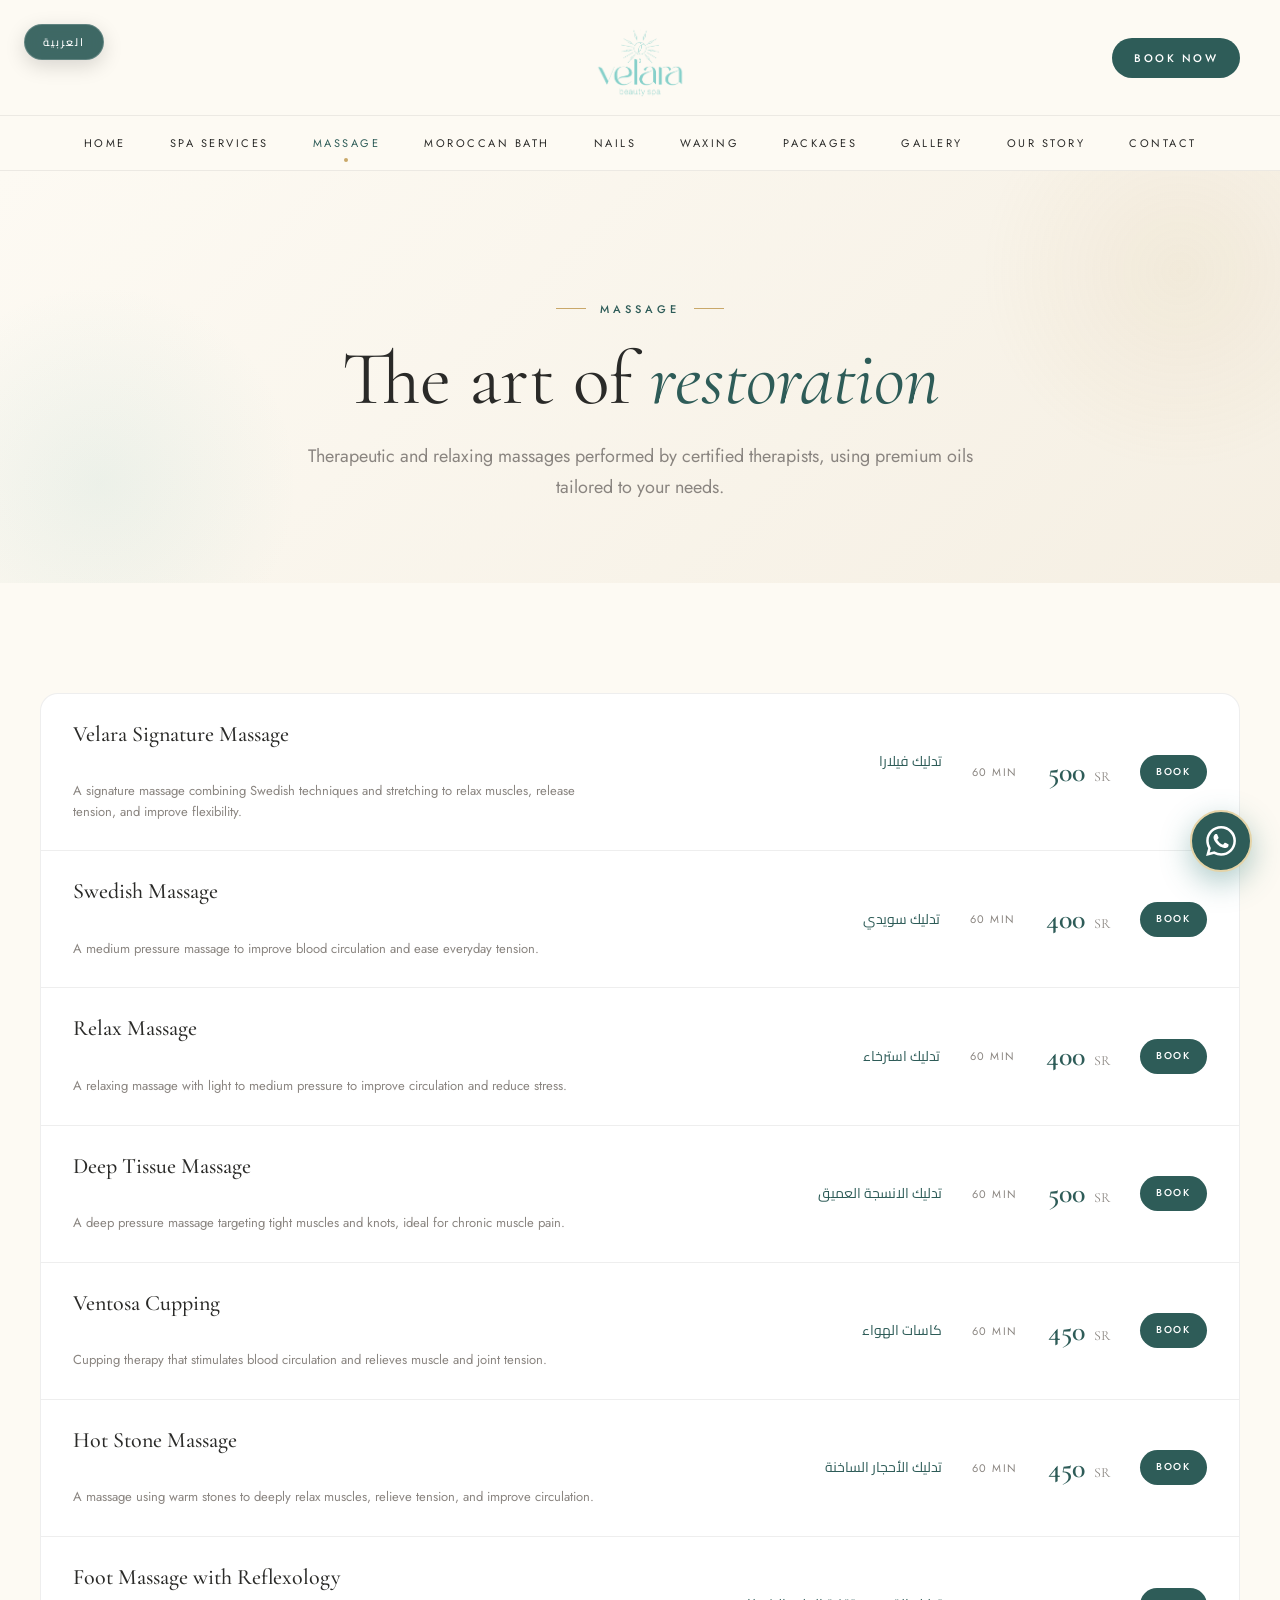
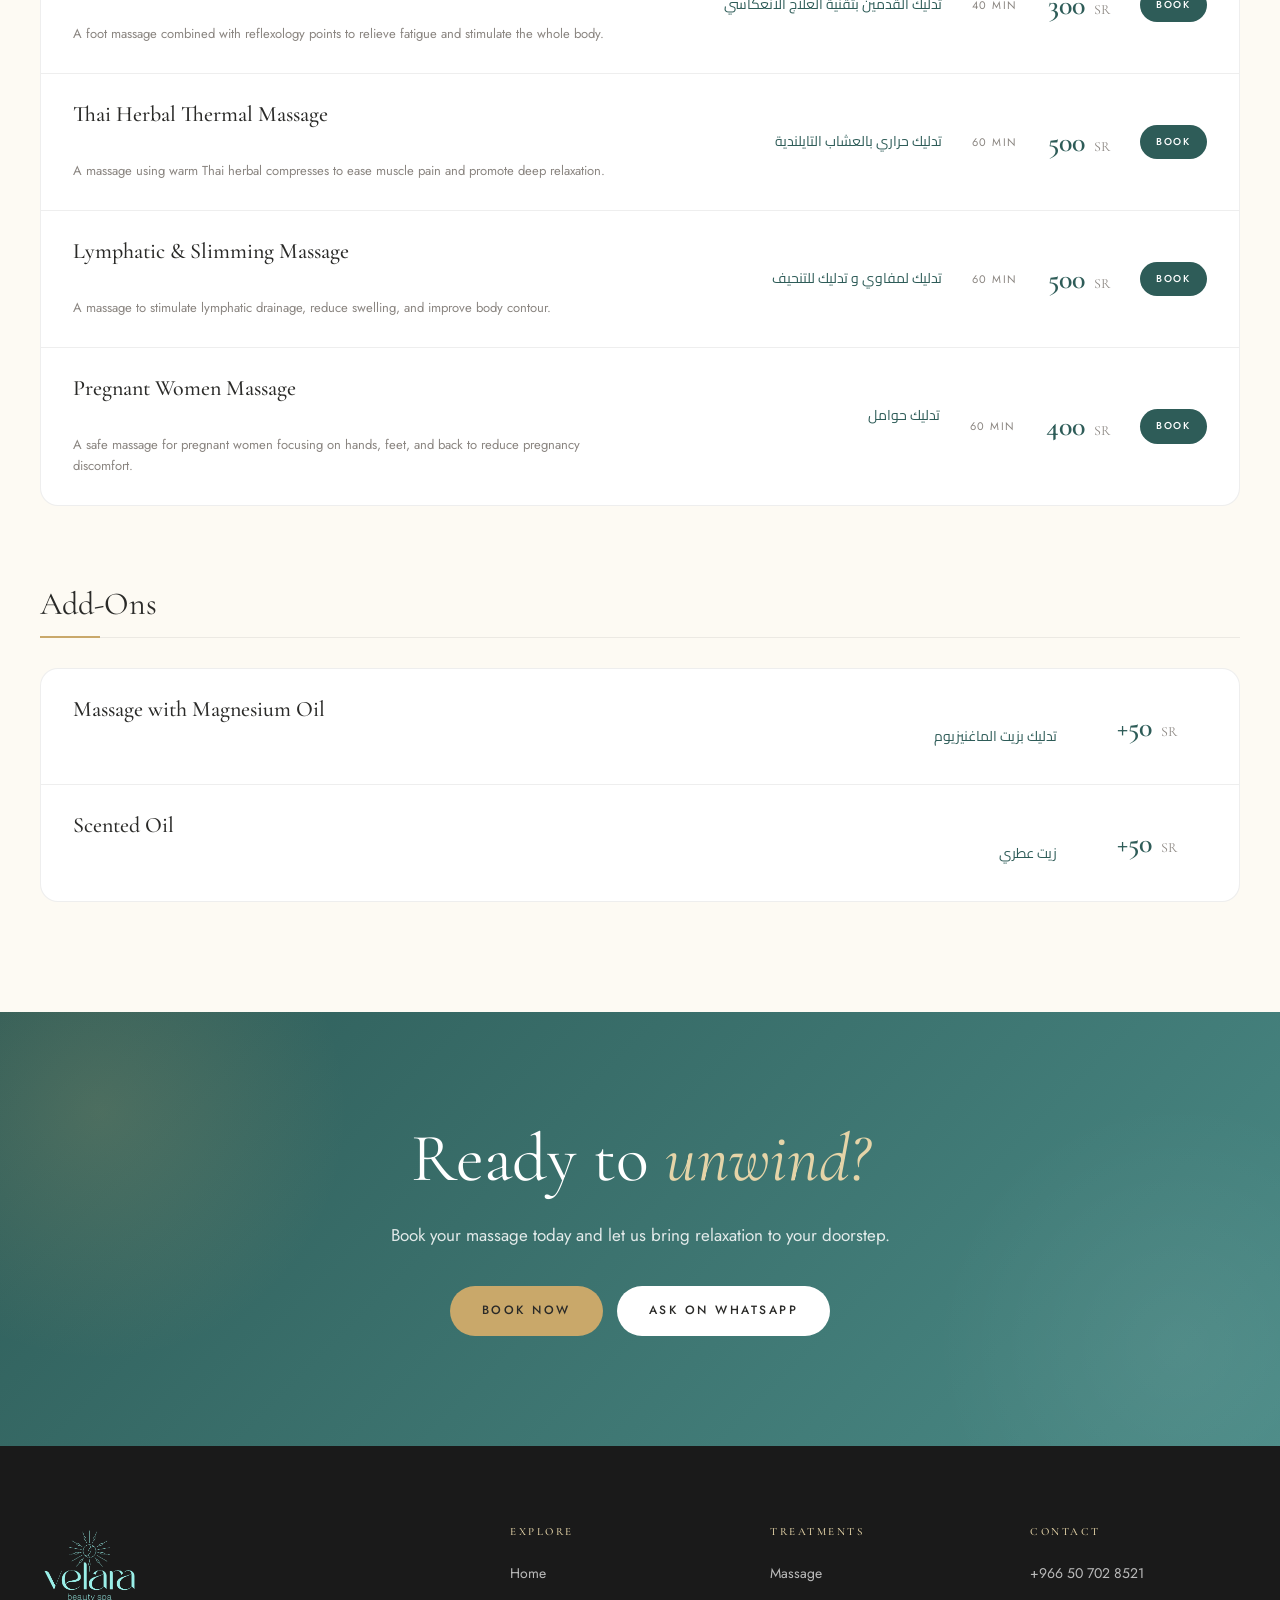
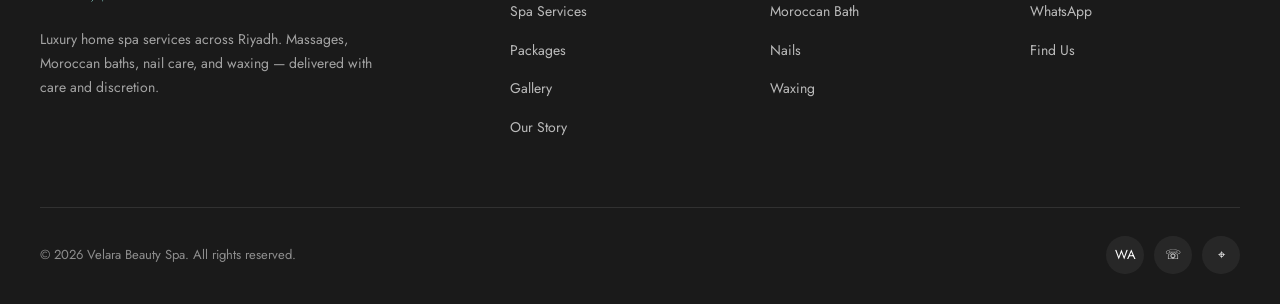
<file: massage.html>
<!DOCTYPE html>
<html lang="en" dir="ltr">
<head>
<meta charset="UTF-8" />
<meta name="viewport" content="width=device-width, initial-scale=1.0" />
<title>Massage Treatments — Velara Beauty Spa</title>
<meta name="description" content="Velara massage menu — Swedish, deep tissue, Thai, hot stone, cupping, reflexology and more." />
<meta name="theme-color" content="#FDFAF3" />

<!-- Canonical & language alternates -->
<link rel="canonical" href="https://velara.beauty/massage" />
<link rel="alternate" hreflang="en" href="https://velara.beauty/massage" />
<link rel="alternate" hreflang="ar" href="https://velara.beauty/massage" />
<link rel="alternate" hreflang="x-default" href="https://velara.beauty/massage" />

<!-- Favicon -->
<link rel="icon" type="image/png" sizes="32x32" href="/favicon.png" />
<link rel="apple-touch-icon" sizes="180x180" href="/apple-touch-icon.png" />

<!-- Open Graph (WhatsApp / Instagram / Facebook link previews) -->
<meta property="og:type" content="website" />
<meta property="og:site_name" content="Velara Beauty Spa" />
<meta property="og:title" content="Massage Treatments — Velara Beauty Spa" />
<meta property="og:description" content="Velara massage menu — Swedish, deep tissue, Thai, hot stone, cupping, reflexology and more." />
<meta property="og:url" content="https://velara.beauty/massage" />
<meta property="og:image" content="https://velara.beauty/og-image.jpg" />
<meta property="og:image:width" content="1200" />
<meta property="og:image:height" content="630" />
<meta property="og:image:alt" content="Velara Beauty Spa" />
<meta property="og:locale" content="en_US" />
<meta property="og:locale:alternate" content="ar_SA" />

<!-- Twitter / X cards -->
<meta name="twitter:card" content="summary_large_image" />
<meta name="twitter:title" content="Massage Treatments — Velara Beauty Spa" />
<meta name="twitter:description" content="Velara massage menu — Swedish, deep tissue, Thai, hot stone, cupping, reflexology and more." />
<meta name="twitter:image" content="https://velara.beauty/og-image.jpg" />
<link rel="preconnect" href="https://fonts.googleapis.com">
<link rel="preconnect" href="https://fonts.gstatic.com" crossorigin>
<link href="https://fonts.googleapis.com/css2?family=Cormorant+Garamond:wght@300;400;500;600;700&family=Jost:wght@300;400;500;600&family=Cairo:wght@300;400;500;600;700&display=swap" rel="stylesheet">
<link rel="stylesheet" href="styles.css">
<!-- TikTok Pixel Code Start -->
<script>
!function (w, d, t) {
  w.TiktokAnalyticsObject=t;var ttq=w[t]=w[t]||[];ttq.methods=["page","track","identify","instances","debug","on","off","once","ready","alias","group","enableCookie","disableCookie","holdConsent","revokeConsent","grantConsent"],ttq.setAndDefer=function(t,e){t[e]=function(){t.push([e].concat(Array.prototype.slice.call(arguments,0)))}};for(var i=0;i<ttq.methods.length;i++)ttq.setAndDefer(ttq,ttq.methods[i]);ttq.instance=function(t){for(
var e=ttq._i[t]||[],n=0;n<ttq.methods.length;n++)ttq.setAndDefer(e,ttq.methods[n]);return e},ttq.load=function(e,n){var r="https://analytics.tiktok.com/i18n/pixel/events.js",o=n&&n.partner;ttq._i=ttq._i||{},ttq._i[e]=[],ttq._i[e]._u=r,ttq._t=ttq._t||{},ttq._t[e]=+new Date,ttq._o=ttq._o||{},ttq._o[e]=n||{};n=document.createElement("script")
;n.type="text/javascript",n.async=!0,n.src=r+"?sdkid="+e+"&lib="+t;e=document.getElementsByTagName("script")[0];e.parentNode.insertBefore(n,e)};
  ttq.load('D80QH9JC77U3FHCPO4S0');
  ttq.page();
}(window, document, 'ttq');
</script>
<!-- TikTok Pixel Code End -->
</head>
<body>

<!-- Floating language toggle -->
<button class="lang-toggle" type="button" aria-label="Switch language" onclick="toggleLang()">
  <span data-en="العربية" data-ar="EN">العربية</span>
</button>

<!-- Header -->
<header class="site-header">
  <div class="header-top">
    <button class="menu-toggle" onclick="toggleMenu()" aria-label="Menu">☰</button>
    <a href="index.html" class="header-logo">
      <img src="images/logo.png" alt="Velara Beauty Spa" width="1560" height="1260" />
    </a>
    <div class="header-actions">
      <a href="#" data-wa-book="generic" class="book-btn" data-en="Book Now" data-ar="احجزي">Book Now</a>
    </div>
  </div>
  <nav class="header-nav">
    <ul class="nav-list">
      <li><a href="index.html" data-page="home" data-en="Home" data-ar="الرئيسية">Home</a></li>
      <li><a href="services.html" data-page="services" data-en="Spa Services" data-ar="الخدمات">Spa Services</a></li>
      <li><a href="massage.html" data-page="massage" data-en="Massage" data-ar="التدليك">Massage</a></li>
      <li><a href="moroccan-bath.html" data-page="moroccan" data-en="Moroccan Bath" data-ar="الحمام المغربي">Moroccan Bath</a></li>
      <li><a href="nails.html" data-page="nails" data-en="Nails" data-ar="الأظافر">Nails</a></li>
      <li><a href="waxing.html" data-page="waxing" data-en="Waxing" data-ar="إزالة الشعر">Waxing</a></li>
      <li><a href="packages.html" data-page="packages" data-en="Packages" data-ar="الباقات">Packages</a></li>
      <li><a href="gallery.html" data-page="gallery" data-en="Gallery" data-ar="المعرض">Gallery</a></li>
      <li><a href="our-story.html" data-page="story" data-en="Our Story" data-ar="قصتنا">Our Story</a></li>
      <li><a href="contact.html" data-page="contact" data-en="Contact" data-ar="تواصل">Contact</a></li>
    </ul>
  </nav>
</header>


<section class="page-banner">
  <div class="container">
    <div class="eyebrow eyebrow-line page-enter" data-en="Massage" data-ar="التدليك">Massage</div>
    <h1 class="page-enter page-enter-d1">
      <span data-en="The art of" data-ar="فن">The art of</span>
      <em data-en="restoration" data-ar="الاستعادة">restoration</em>
    </h1>
    <p class="page-enter page-enter-d2" data-en="Therapeutic and relaxing massages performed by certified therapists, using premium oils tailored to your needs." data-ar="تدليكات علاجية ومريحة على يد معالجات معتمدات، باستخدام زيوت فاخرة مصممة لاحتياجاتك.">Therapeutic and relaxing massages performed by certified therapists, using premium oils tailored to your needs.</p>
  </div>
</section>

<section class="section">
  <div class="container">
    <div class="service-list reveal" id="massage-list"></div>

    <h2 class="service-section-title reveal" style="margin-top:80px;" data-en="Add-Ons" data-ar="إضافات">Add-Ons</h2>
    <div class="service-list reveal" id="massage-addons"></div>
  </div>
</section>

<section class="section cta-section">
  <div class="container-narrow">
    <h2 class="reveal">
      <span data-en="Ready to" data-ar="مستعدة">Ready to</span>
      <em data-en="unwind?" data-ar="للاسترخاء؟">unwind?</em>
    </h2>
    <p class="reveal reveal-d1" data-en="Book your massage today and let us bring relaxation to your doorstep." data-ar="احجزي تدليكك اليوم ودعينا نأتي بالاسترخاء إلى بابك.">Book your massage today and let us bring relaxation to your doorstep.</p>
    <div class="cta-buttons reveal reveal-d2">
      <a href="#" data-wa-book="category" data-wa-category="massage" class="btn btn-gold" data-en="Book Now" data-ar="احجزي">Book Now</a>
      <a href="#" data-wa-book="question" class="btn btn-light" data-en="Ask on WhatsApp" data-ar="استفسري على واتساب">Ask on WhatsApp</a>
    </div>
  </div>
</section>

<script>
function renderPageContent(lang){
  const list = document.getElementById('massage-list');
  const addonsEl = document.getElementById('massage-addons');
  const dur = lang === 'ar' ? 'دقيقة' : 'min';
  const bookText = lang === 'ar' ? 'احجزي' : 'Book';

  list.innerHTML = SERVICES_DATA.massage.items.map(s => {
    const name = lang === 'ar' ? s.ar : s.en;
    const altName = lang === 'ar' ? s.en : s.ar;
    const desc = lang === 'ar' ? s.desc_ar : s.desc_en;
    const priceBlock = s.price2
      ? `<div class="service-price">${s.price} <small>SR</small><br><span style="font-size:14px;color:var(--muted);">${s.duration} ${dur}</span></div>
         <div class="service-price">${s.price2} <small>SR</small><br><span style="font-size:14px;color:var(--muted);">${s.duration2} ${dur}</span></div>`
      : `<div class="service-duration">${s.duration} ${dur}</div>
         <div class="service-price">${s.price} <small>SR</small></div>`;
    return `
      <div class="service-row">
        <div class="service-info">
          <h4>${name}</h4>
          <div class="arabic">${altName}</div>
          <p>${desc}</p>
        </div>
        ${priceBlock}
        <div class="service-actions">
          <a href="${waBook('treatment', name, s.price)}" target="_blank" rel="noopener" class="btn-mini btn-book">${bookText}</a>
        </div>
      </div>
    `;
  }).join('');

  addonsEl.innerHTML = SERVICES_DATA.massage.addons.map(a => {
    const name = lang === 'ar' ? a.ar : a.en;
    const altName = lang === 'ar' ? a.en : a.ar;
    return `
      <div class="service-row">
        <div class="service-info">
          <h4>${name}</h4>
          <div class="arabic">${altName}</div>
        </div>
        <div></div>
        <div class="service-price">+${a.price} <small>SR</small></div>
        <div></div>
      </div>
    `;
  }).join('');
}
// Initial render is handled by script.js → initLang → setLang → renderPageContent
// (runs on DOMContentLoaded, after data.js has loaded SERVICES_DATA)
</script>

<!-- Footer -->
<footer>
  <div class="footer-container">
    <div class="footer-grid">
      <div class="footer-brand">
        <a href="index.html" class="footer-logo"><img src="images/logo.png" alt="Velara Beauty Spa" width="1560" height="1260" loading="lazy" /></a>
        <p class="footer-tagline" data-en="Luxury home spa services across Riyadh. Massages, Moroccan baths, nail care, and waxing — delivered with care and discretion." data-ar="خدمات سبا منزلية فاخرة في جميع أنحاء الرياض. تدليك، حمام مغربي، عناية بالأظافر، وإزالة الشعر — تُقدم بعناية ورقي.">Luxury home spa services across Riyadh. Massages, Moroccan baths, nail care, and waxing — delivered with care and discretion.</p>
      </div>
      <div class="footer-col">
        <h4 data-en="Explore" data-ar="استكشفي">Explore</h4>
        <ul>
          <li><a href="index.html" data-en="Home" data-ar="الرئيسية">Home</a></li>
          <li><a href="services.html" data-en="Spa Services" data-ar="الخدمات">Spa Services</a></li>
          <li><a href="packages.html" data-en="Packages" data-ar="الباقات">Packages</a></li>
          <li><a href="gallery.html" data-en="Gallery" data-ar="المعرض">Gallery</a></li>
          <li><a href="our-story.html" data-en="Our Story" data-ar="قصتنا">Our Story</a></li>
        </ul>
      </div>
      <div class="footer-col">
        <h4 data-en="Treatments" data-ar="العلاجات">Treatments</h4>
        <ul>
          <li><a href="massage.html" data-en="Massage" data-ar="التدليك">Massage</a></li>
          <li><a href="moroccan-bath.html" data-en="Moroccan Bath" data-ar="الحمام المغربي">Moroccan Bath</a></li>
          <li><a href="nails.html" data-en="Nails" data-ar="الأظافر">Nails</a></li>
          <li><a href="waxing.html" data-en="Waxing" data-ar="إزالة الشعر">Waxing</a></li>
        </ul>
      </div>
      <div class="footer-col">
        <h4 data-en="Contact" data-ar="تواصل">Contact</h4>
        <ul>
          <li><a href="tel:+966507028521">+966 50 702 8521</a></li>
          <li><a href="#" data-wa-book="question">WhatsApp</a></li>
          <li><a href="https://maps.app.goo.gl/YijaAuDi3qwFzWi97?g_st=iwb" target="_blank" data-en="Find Us" data-ar="موقعنا">Find Us</a></li>

        </ul>
      </div>
    </div>
    <div class="footer-bottom">
      <div data-en="© 2026 Velara Beauty Spa. All rights reserved." data-ar="© 2026 فيلارا بيوتي سبا. جميع الحقوق محفوظة.">© 2026 Velara Beauty Spa. All rights reserved.</div>
      <div class="footer-social">
        <a href="#" data-wa-book="question" aria-label="WhatsApp">WA</a>
        <a href="tel:+966507028521" aria-label="Phone">☏</a>
        <a href="https://maps.app.goo.gl/YijaAuDi3qwFzWi97?g_st=iwb" target="_blank" aria-label="Map">⌖</a>
      </div>
    </div>
  </div>
</footer>

<!-- Floating WhatsApp -->
<a href="#" data-wa-book="generic" class="float-whatsapp" aria-label="Chat on WhatsApp">
  <svg width="30" height="30" viewBox="0 0 24 24" fill="currentColor"><path d="M17.472 14.382c-.297-.149-1.758-.867-2.03-.967-.273-.099-.471-.148-.67.15-.197.297-.767.966-.94 1.164-.173.199-.347.223-.644.075-.297-.15-1.255-.463-2.39-1.475-.883-.788-1.48-1.761-1.653-2.059-.173-.297-.018-.458.13-.606.134-.133.298-.347.446-.52.149-.174.198-.298.298-.497.099-.198.05-.371-.025-.52-.075-.149-.669-1.612-.916-2.207-.242-.579-.487-.5-.669-.51-.173-.008-.371-.01-.57-.01-.198 0-.52.074-.792.372-.272.297-1.04 1.016-1.04 2.479 0 1.462 1.065 2.875 1.213 3.074.149.198 2.096 3.2 5.077 4.487.709.306 1.262.489 1.694.625.712.227 1.36.195 1.871.118.571-.085 1.758-.719 2.006-1.413.248-.694.248-1.289.173-1.413-.074-.124-.272-.198-.57-.347m-5.421 7.403h-.004a9.87 9.87 0 01-5.031-1.378l-.361-.214-3.741.982.998-3.648-.235-.374a9.86 9.86 0 01-1.51-5.26c.001-5.45 4.436-9.884 9.888-9.884 2.64 0 5.122 1.03 6.988 2.898a9.825 9.825 0 012.893 6.994c-.003 5.45-4.437 9.884-9.885 9.884m8.413-18.297A11.815 11.815 0 0012.05 0C5.495 0 .16 5.335.157 11.892c0 2.096.547 4.142 1.588 5.945L.057 24l6.305-1.654a11.882 11.882 0 005.683 1.448h.005c6.554 0 11.89-5.335 11.893-11.893a11.821 11.821 0 00-3.48-8.413z"/></svg>
</a>

<script src="data.js"></script>
<script src="script.js"></script>
<script>setActiveNav('massage');</script>
</body>
</html>
</file>
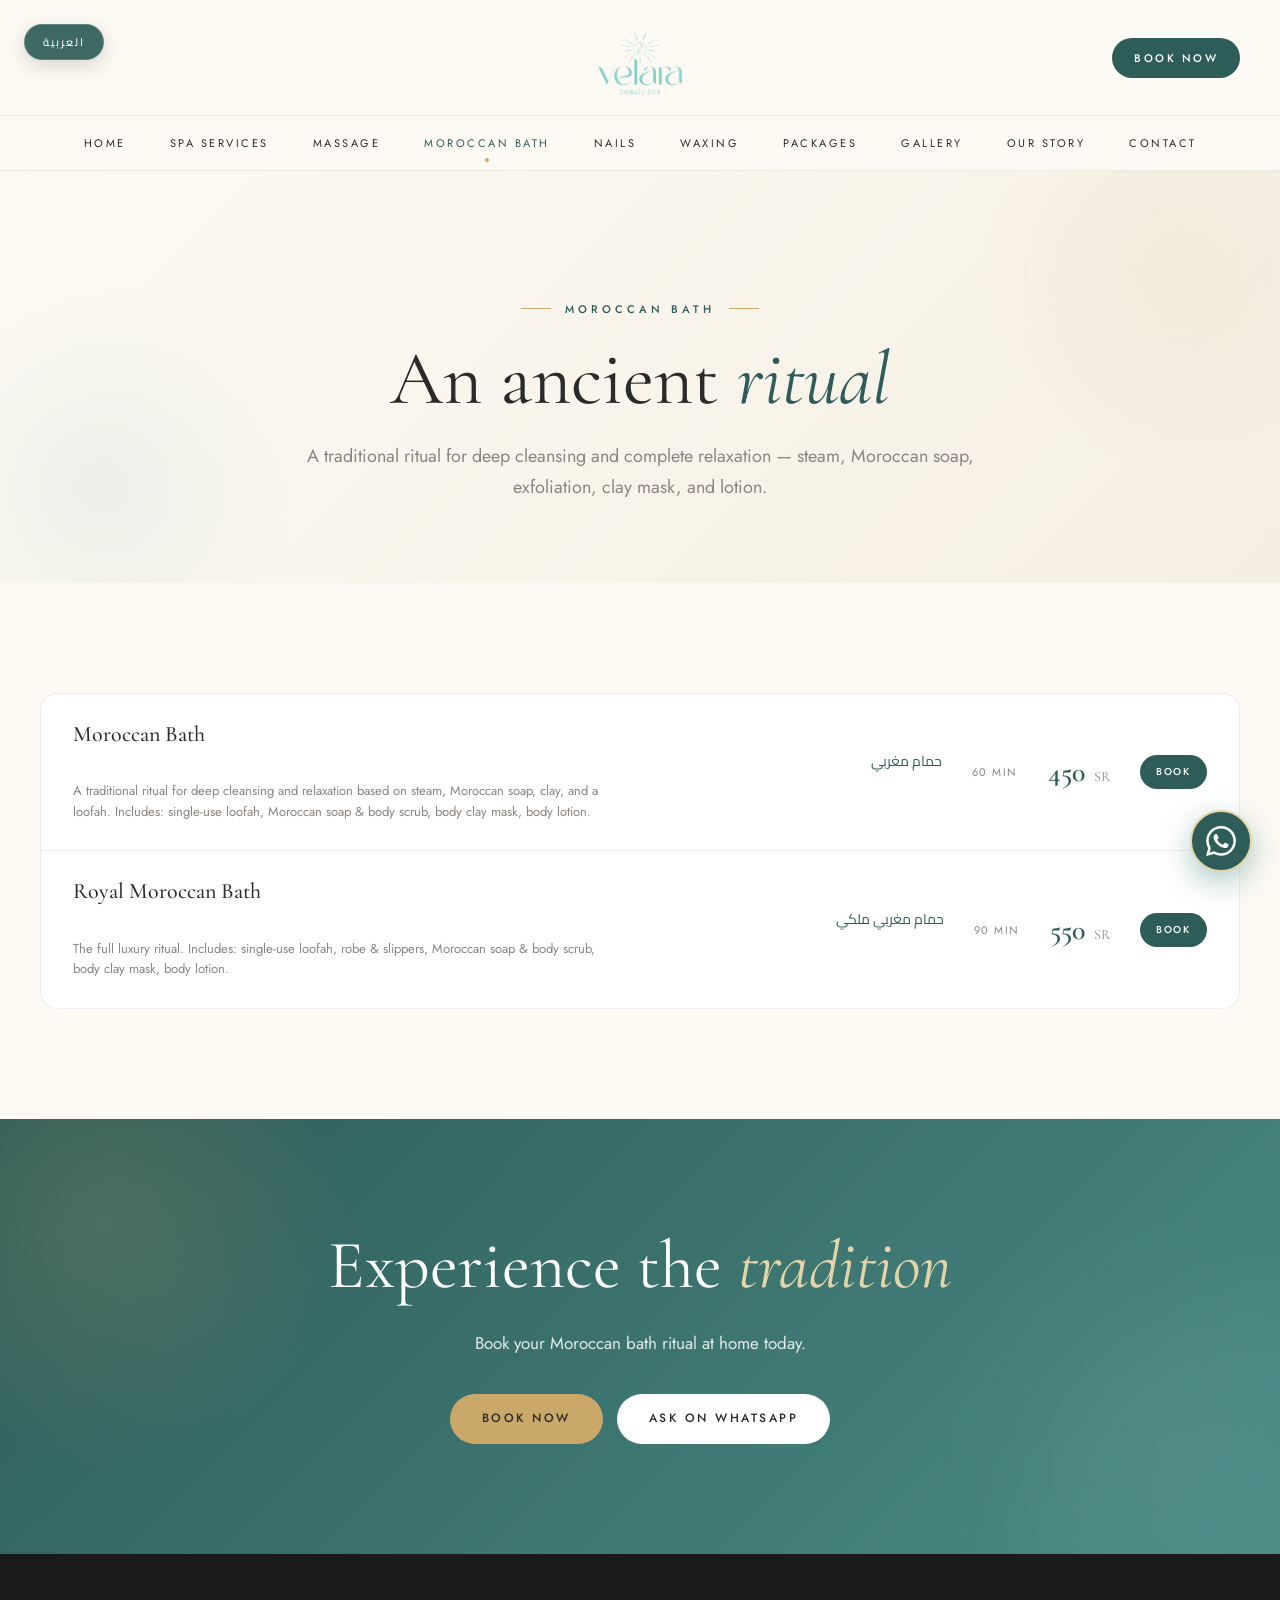
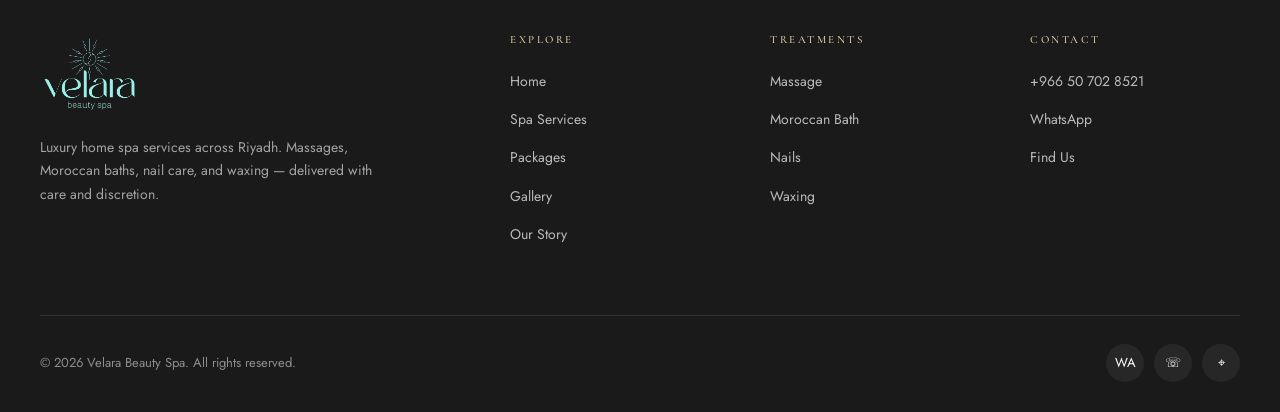
<file: moroccan-bath.html>
<!DOCTYPE html>
<html lang="en" dir="ltr">
<head>
<meta charset="UTF-8" />
<meta name="viewport" content="width=device-width, initial-scale=1.0" />
<title>Moroccan Bath — Velara Beauty Spa</title>
<meta name="description" content="Traditional Moroccan bath rituals for deep cleansing and renewal — Classic and Royal options." />
<meta name="theme-color" content="#FDFAF3" />

<!-- Canonical & language alternates -->
<link rel="canonical" href="https://velara.beauty/moroccan-bath" />
<link rel="alternate" hreflang="en" href="https://velara.beauty/moroccan-bath" />
<link rel="alternate" hreflang="ar" href="https://velara.beauty/moroccan-bath" />
<link rel="alternate" hreflang="x-default" href="https://velara.beauty/moroccan-bath" />

<!-- Favicon -->
<link rel="icon" type="image/png" sizes="32x32" href="/favicon.png" />
<link rel="apple-touch-icon" sizes="180x180" href="/apple-touch-icon.png" />

<!-- Open Graph (WhatsApp / Instagram / Facebook link previews) -->
<meta property="og:type" content="website" />
<meta property="og:site_name" content="Velara Beauty Spa" />
<meta property="og:title" content="Moroccan Bath — Velara Beauty Spa" />
<meta property="og:description" content="Traditional Moroccan bath rituals for deep cleansing and renewal — Classic and Royal options." />
<meta property="og:url" content="https://velara.beauty/moroccan-bath" />
<meta property="og:image" content="https://velara.beauty/og-image.jpg" />
<meta property="og:image:width" content="1200" />
<meta property="og:image:height" content="630" />
<meta property="og:image:alt" content="Velara Beauty Spa" />
<meta property="og:locale" content="en_US" />
<meta property="og:locale:alternate" content="ar_SA" />

<!-- Twitter / X cards -->
<meta name="twitter:card" content="summary_large_image" />
<meta name="twitter:title" content="Moroccan Bath — Velara Beauty Spa" />
<meta name="twitter:description" content="Traditional Moroccan bath rituals for deep cleansing and renewal — Classic and Royal options." />
<meta name="twitter:image" content="https://velara.beauty/og-image.jpg" />
<link rel="preconnect" href="https://fonts.googleapis.com">
<link rel="preconnect" href="https://fonts.gstatic.com" crossorigin>
<link href="https://fonts.googleapis.com/css2?family=Cormorant+Garamond:wght@300;400;500;600;700&family=Jost:wght@300;400;500;600&family=Cairo:wght@300;400;500;600;700&display=swap" rel="stylesheet">
<link rel="stylesheet" href="styles.css">
<!-- TikTok Pixel Code Start -->
<script>
!function (w, d, t) {
  w.TiktokAnalyticsObject=t;var ttq=w[t]=w[t]||[];ttq.methods=["page","track","identify","instances","debug","on","off","once","ready","alias","group","enableCookie","disableCookie","holdConsent","revokeConsent","grantConsent"],ttq.setAndDefer=function(t,e){t[e]=function(){t.push([e].concat(Array.prototype.slice.call(arguments,0)))}};for(var i=0;i<ttq.methods.length;i++)ttq.setAndDefer(ttq,ttq.methods[i]);ttq.instance=function(t){for(
var e=ttq._i[t]||[],n=0;n<ttq.methods.length;n++)ttq.setAndDefer(e,ttq.methods[n]);return e},ttq.load=function(e,n){var r="https://analytics.tiktok.com/i18n/pixel/events.js",o=n&&n.partner;ttq._i=ttq._i||{},ttq._i[e]=[],ttq._i[e]._u=r,ttq._t=ttq._t||{},ttq._t[e]=+new Date,ttq._o=ttq._o||{},ttq._o[e]=n||{};n=document.createElement("script")
;n.type="text/javascript",n.async=!0,n.src=r+"?sdkid="+e+"&lib="+t;e=document.getElementsByTagName("script")[0];e.parentNode.insertBefore(n,e)};
  ttq.load('D80QH9JC77U3FHCPO4S0');
  ttq.page();
}(window, document, 'ttq');
</script>
<!-- TikTok Pixel Code End -->
</head>
<body>

<!-- Floating language toggle -->
<button class="lang-toggle" type="button" aria-label="Switch language" onclick="toggleLang()">
  <span data-en="العربية" data-ar="EN">العربية</span>
</button>

<!-- Header -->
<header class="site-header">
  <div class="header-top">
    <button class="menu-toggle" onclick="toggleMenu()" aria-label="Menu">☰</button>
    <a href="index.html" class="header-logo">
      <img src="images/logo.png" alt="Velara Beauty Spa" width="1560" height="1260" />
    </a>
    <div class="header-actions">
      <a href="#" data-wa-book="generic" class="book-btn" data-en="Book Now" data-ar="احجزي">Book Now</a>
    </div>
  </div>
  <nav class="header-nav">
    <ul class="nav-list">
      <li><a href="index.html" data-page="home" data-en="Home" data-ar="الرئيسية">Home</a></li>
      <li><a href="services.html" data-page="services" data-en="Spa Services" data-ar="الخدمات">Spa Services</a></li>
      <li><a href="massage.html" data-page="massage" data-en="Massage" data-ar="التدليك">Massage</a></li>
      <li><a href="moroccan-bath.html" data-page="moroccan" data-en="Moroccan Bath" data-ar="الحمام المغربي">Moroccan Bath</a></li>
      <li><a href="nails.html" data-page="nails" data-en="Nails" data-ar="الأظافر">Nails</a></li>
      <li><a href="waxing.html" data-page="waxing" data-en="Waxing" data-ar="إزالة الشعر">Waxing</a></li>
      <li><a href="packages.html" data-page="packages" data-en="Packages" data-ar="الباقات">Packages</a></li>
      <li><a href="gallery.html" data-page="gallery" data-en="Gallery" data-ar="المعرض">Gallery</a></li>
      <li><a href="our-story.html" data-page="story" data-en="Our Story" data-ar="قصتنا">Our Story</a></li>
      <li><a href="contact.html" data-page="contact" data-en="Contact" data-ar="تواصل">Contact</a></li>
    </ul>
  </nav>
</header>


<section class="page-banner">
  <div class="container">
    <div class="eyebrow eyebrow-line page-enter" data-en="Moroccan Bath" data-ar="الحمام المغربي">Moroccan Bath</div>
    <h1 class="page-enter page-enter-d1">
      <span data-en="An ancient" data-ar="طقس">An ancient</span>
      <em data-en="ritual" data-ar="تقليدي عريق">ritual</em>
    </h1>
    <p class="page-enter page-enter-d2" data-en="A traditional ritual for deep cleansing and complete relaxation — steam, Moroccan soap, exfoliation, clay mask, and lotion." data-ar="طقس تقليدي عريق للتنظيف العميق والاسترخاء الكامل — بخار وصابون مغربي وتقشير وطين ولوشن.">A traditional ritual for deep cleansing and complete relaxation — steam, Moroccan soap, exfoliation, clay mask, and lotion.</p>
  </div>
</section>

<section class="section">
  <div class="container">
    <div class="service-list reveal" id="moroccan-list"></div>
  </div>
</section>

<section class="section cta-section">
  <div class="container-narrow">
    <h2 class="reveal">
      <span data-en="Experience the" data-ar="جربي">Experience the</span>
      <em data-en="tradition" data-ar="التقاليد">tradition</em>
    </h2>
    <p class="reveal reveal-d1" data-en="Book your Moroccan bath ritual at home today." data-ar="احجزي طقس الحمام المغربي في منزلك اليوم.">Book your Moroccan bath ritual at home today.</p>
    <div class="cta-buttons reveal reveal-d2">
      <a href="#" data-wa-book="category" data-wa-category="moroccan" class="btn btn-gold" data-en="Book Now" data-ar="احجزي">Book Now</a>
      <a href="#" data-wa-book="question" class="btn btn-light" data-en="Ask on WhatsApp" data-ar="استفسري">Ask on WhatsApp</a>
    </div>
  </div>
</section>

<script>
function renderPageContent(lang){
  const list = document.getElementById('moroccan-list');
  const dur = lang === 'ar' ? 'دقيقة' : 'min';
  const bookText = lang === 'ar' ? 'احجزي' : 'Book';

  list.innerHTML = SERVICES_DATA.moroccan.items.map(s => {
    const name = lang === 'ar' ? s.ar : s.en;
    const altName = lang === 'ar' ? s.en : s.ar;
    const desc = lang === 'ar' ? s.desc_ar : s.desc_en;
    return `
      <div class="service-row">
        <div class="service-info">
          <h4>${name}</h4>
          <div class="arabic">${altName}</div>
          <p>${desc}</p>
        </div>
        <div class="service-duration">${s.duration} ${dur}</div>
        <div class="service-price">${s.price} <small>SR</small></div>
        <div class="service-actions">
          <a href="${waBook('treatment', name, s.price)}" target="_blank" rel="noopener" class="btn-mini btn-book">${bookText}</a>
        </div>
      </div>
    `;
  }).join('');
}
// Initial render is handled by script.js → initLang → setLang → renderPageContent
// (runs on DOMContentLoaded, after data.js has loaded SERVICES_DATA)
</script>

<!-- Footer -->
<footer>
  <div class="footer-container">
    <div class="footer-grid">
      <div class="footer-brand">
        <a href="index.html" class="footer-logo"><img src="images/logo.png" alt="Velara Beauty Spa" width="1560" height="1260" loading="lazy" /></a>
        <p class="footer-tagline" data-en="Luxury home spa services across Riyadh. Massages, Moroccan baths, nail care, and waxing — delivered with care and discretion." data-ar="خدمات سبا منزلية فاخرة في جميع أنحاء الرياض. تدليك، حمام مغربي، عناية بالأظافر، وإزالة الشعر — تُقدم بعناية ورقي.">Luxury home spa services across Riyadh. Massages, Moroccan baths, nail care, and waxing — delivered with care and discretion.</p>
      </div>
      <div class="footer-col">
        <h4 data-en="Explore" data-ar="استكشفي">Explore</h4>
        <ul>
          <li><a href="index.html" data-en="Home" data-ar="الرئيسية">Home</a></li>
          <li><a href="services.html" data-en="Spa Services" data-ar="الخدمات">Spa Services</a></li>
          <li><a href="packages.html" data-en="Packages" data-ar="الباقات">Packages</a></li>
          <li><a href="gallery.html" data-en="Gallery" data-ar="المعرض">Gallery</a></li>
          <li><a href="our-story.html" data-en="Our Story" data-ar="قصتنا">Our Story</a></li>
        </ul>
      </div>
      <div class="footer-col">
        <h4 data-en="Treatments" data-ar="العلاجات">Treatments</h4>
        <ul>
          <li><a href="massage.html" data-en="Massage" data-ar="التدليك">Massage</a></li>
          <li><a href="moroccan-bath.html" data-en="Moroccan Bath" data-ar="الحمام المغربي">Moroccan Bath</a></li>
          <li><a href="nails.html" data-en="Nails" data-ar="الأظافر">Nails</a></li>
          <li><a href="waxing.html" data-en="Waxing" data-ar="إزالة الشعر">Waxing</a></li>
        </ul>
      </div>
      <div class="footer-col">
        <h4 data-en="Contact" data-ar="تواصل">Contact</h4>
        <ul>
          <li><a href="tel:+966507028521">+966 50 702 8521</a></li>
          <li><a href="#" data-wa-book="question">WhatsApp</a></li>
          <li><a href="https://maps.app.goo.gl/YijaAuDi3qwFzWi97?g_st=iwb" target="_blank" data-en="Find Us" data-ar="موقعنا">Find Us</a></li>

        </ul>
      </div>
    </div>
    <div class="footer-bottom">
      <div data-en="© 2026 Velara Beauty Spa. All rights reserved." data-ar="© 2026 فيلارا بيوتي سبا. جميع الحقوق محفوظة.">© 2026 Velara Beauty Spa. All rights reserved.</div>
      <div class="footer-social">
        <a href="#" data-wa-book="question" aria-label="WhatsApp">WA</a>
        <a href="tel:+966507028521" aria-label="Phone">☏</a>
        <a href="https://maps.app.goo.gl/YijaAuDi3qwFzWi97?g_st=iwb" target="_blank" aria-label="Map">⌖</a>
      </div>
    </div>
  </div>
</footer>

<!-- Floating WhatsApp -->
<a href="#" data-wa-book="generic" class="float-whatsapp" aria-label="Chat on WhatsApp">
  <svg width="30" height="30" viewBox="0 0 24 24" fill="currentColor"><path d="M17.472 14.382c-.297-.149-1.758-.867-2.03-.967-.273-.099-.471-.148-.67.15-.197.297-.767.966-.94 1.164-.173.199-.347.223-.644.075-.297-.15-1.255-.463-2.39-1.475-.883-.788-1.48-1.761-1.653-2.059-.173-.297-.018-.458.13-.606.134-.133.298-.347.446-.52.149-.174.198-.298.298-.497.099-.198.05-.371-.025-.52-.075-.149-.669-1.612-.916-2.207-.242-.579-.487-.5-.669-.51-.173-.008-.371-.01-.57-.01-.198 0-.52.074-.792.372-.272.297-1.04 1.016-1.04 2.479 0 1.462 1.065 2.875 1.213 3.074.149.198 2.096 3.2 5.077 4.487.709.306 1.262.489 1.694.625.712.227 1.36.195 1.871.118.571-.085 1.758-.719 2.006-1.413.248-.694.248-1.289.173-1.413-.074-.124-.272-.198-.57-.347m-5.421 7.403h-.004a9.87 9.87 0 01-5.031-1.378l-.361-.214-3.741.982.998-3.648-.235-.374a9.86 9.86 0 01-1.51-5.26c.001-5.45 4.436-9.884 9.888-9.884 2.64 0 5.122 1.03 6.988 2.898a9.825 9.825 0 012.893 6.994c-.003 5.45-4.437 9.884-9.885 9.884m8.413-18.297A11.815 11.815 0 0012.05 0C5.495 0 .16 5.335.157 11.892c0 2.096.547 4.142 1.588 5.945L.057 24l6.305-1.654a11.882 11.882 0 005.683 1.448h.005c6.554 0 11.89-5.335 11.893-11.893a11.821 11.821 0 00-3.48-8.413z"/></svg>
</a>

<script src="data.js"></script>
<script src="script.js"></script>
<script>setActiveNav('moroccan');</script>
</body>
</html>
</file>
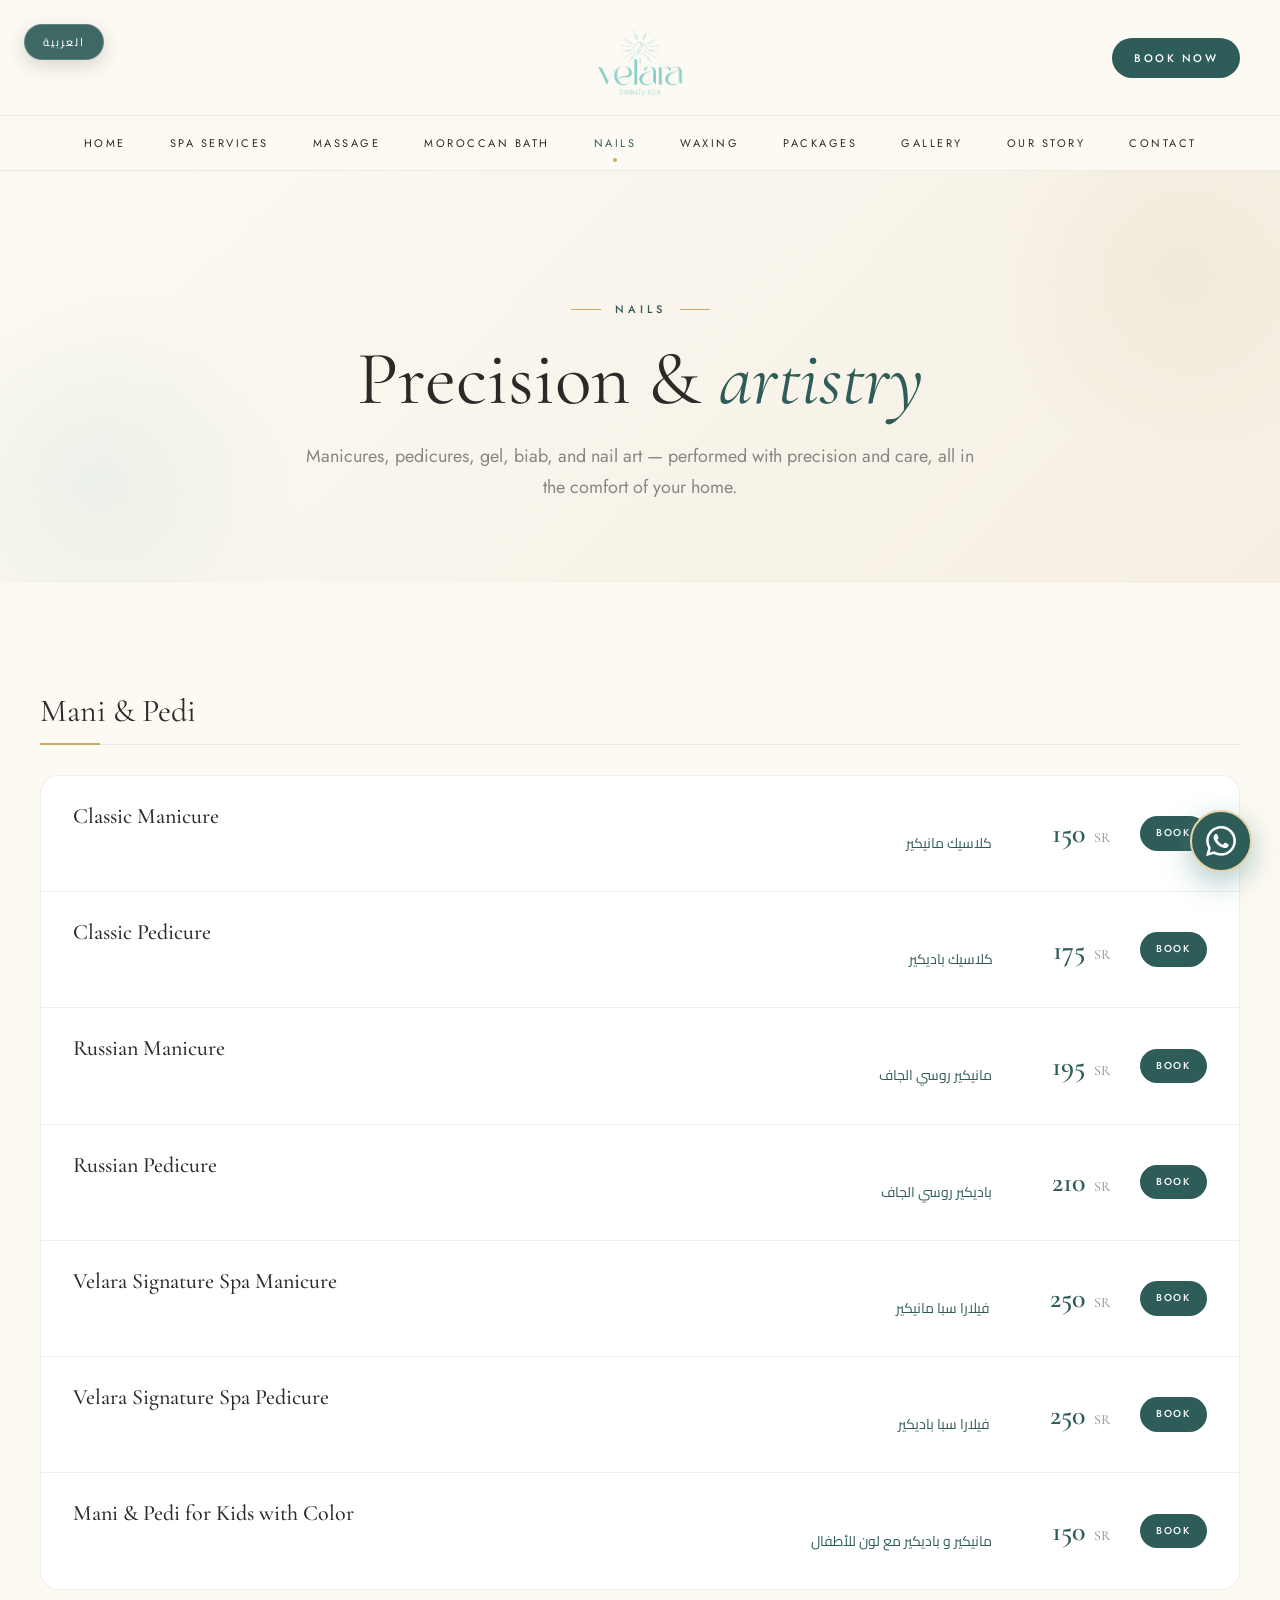
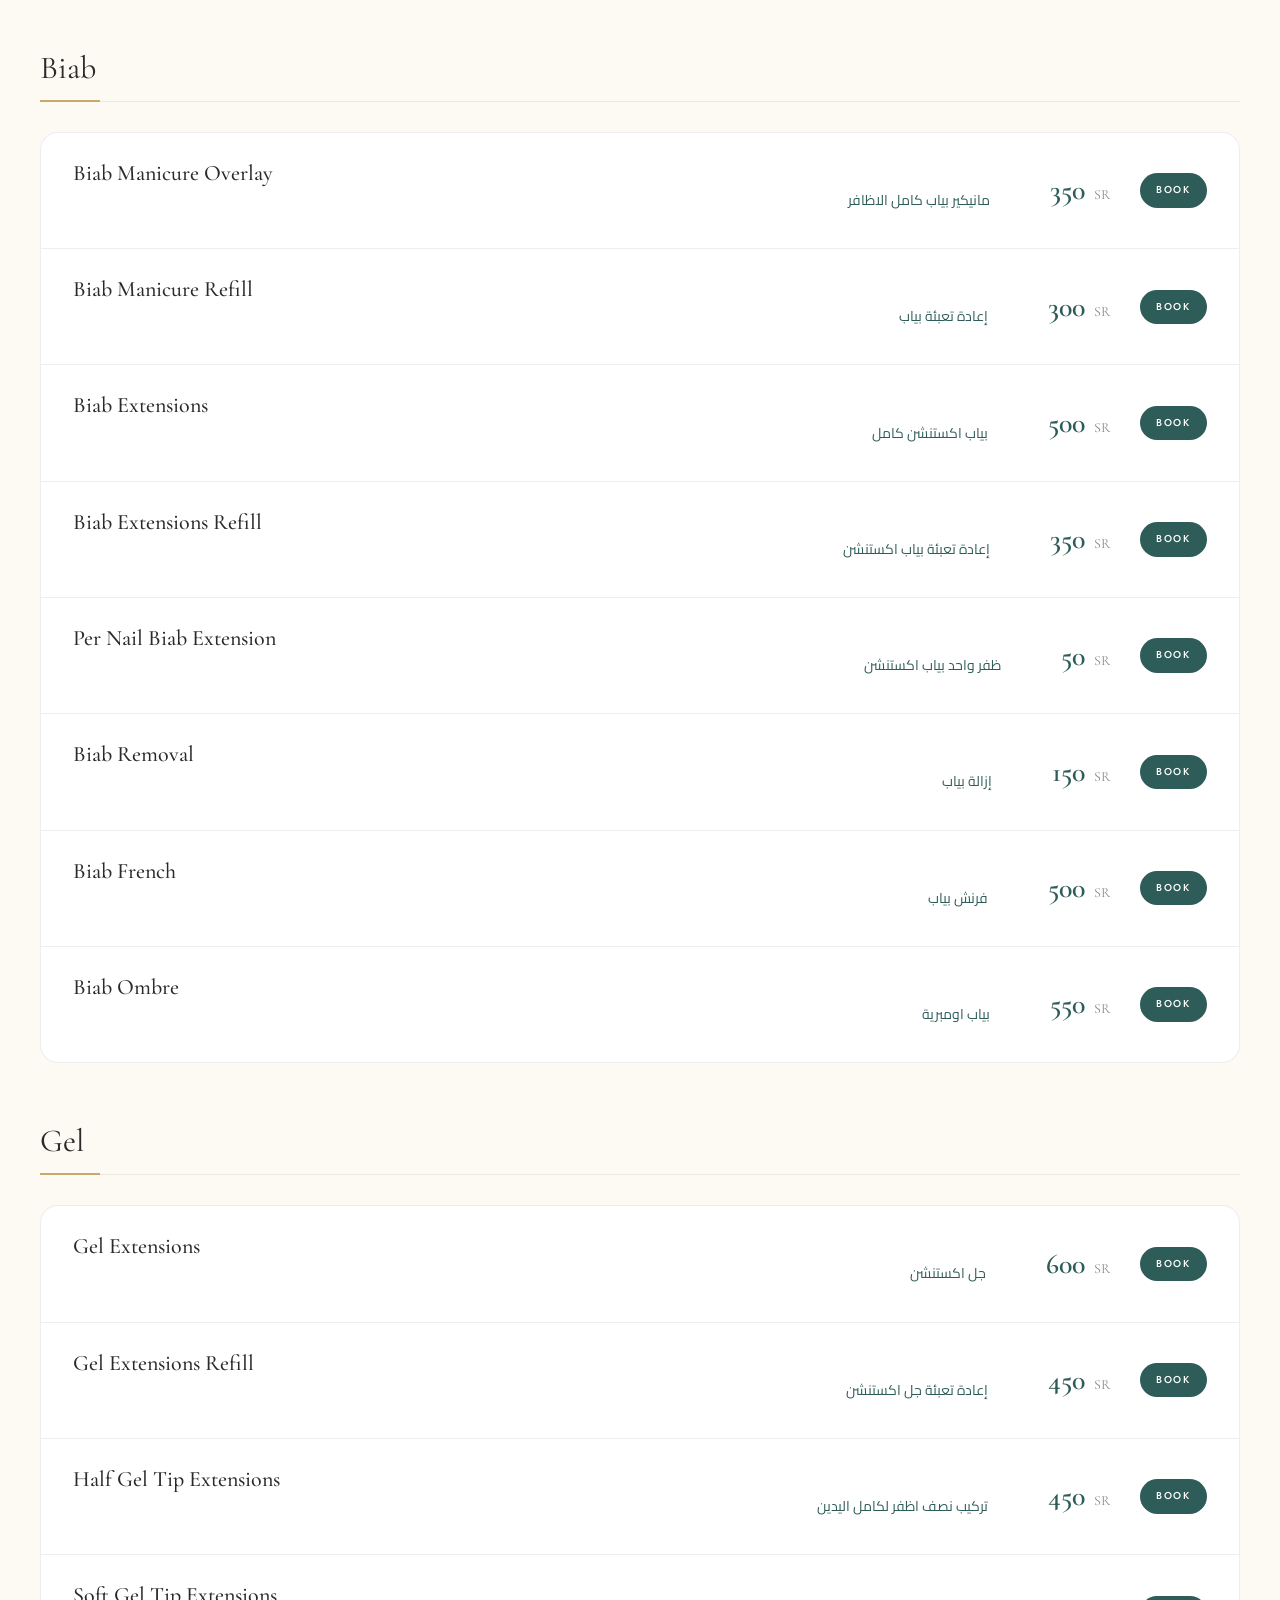
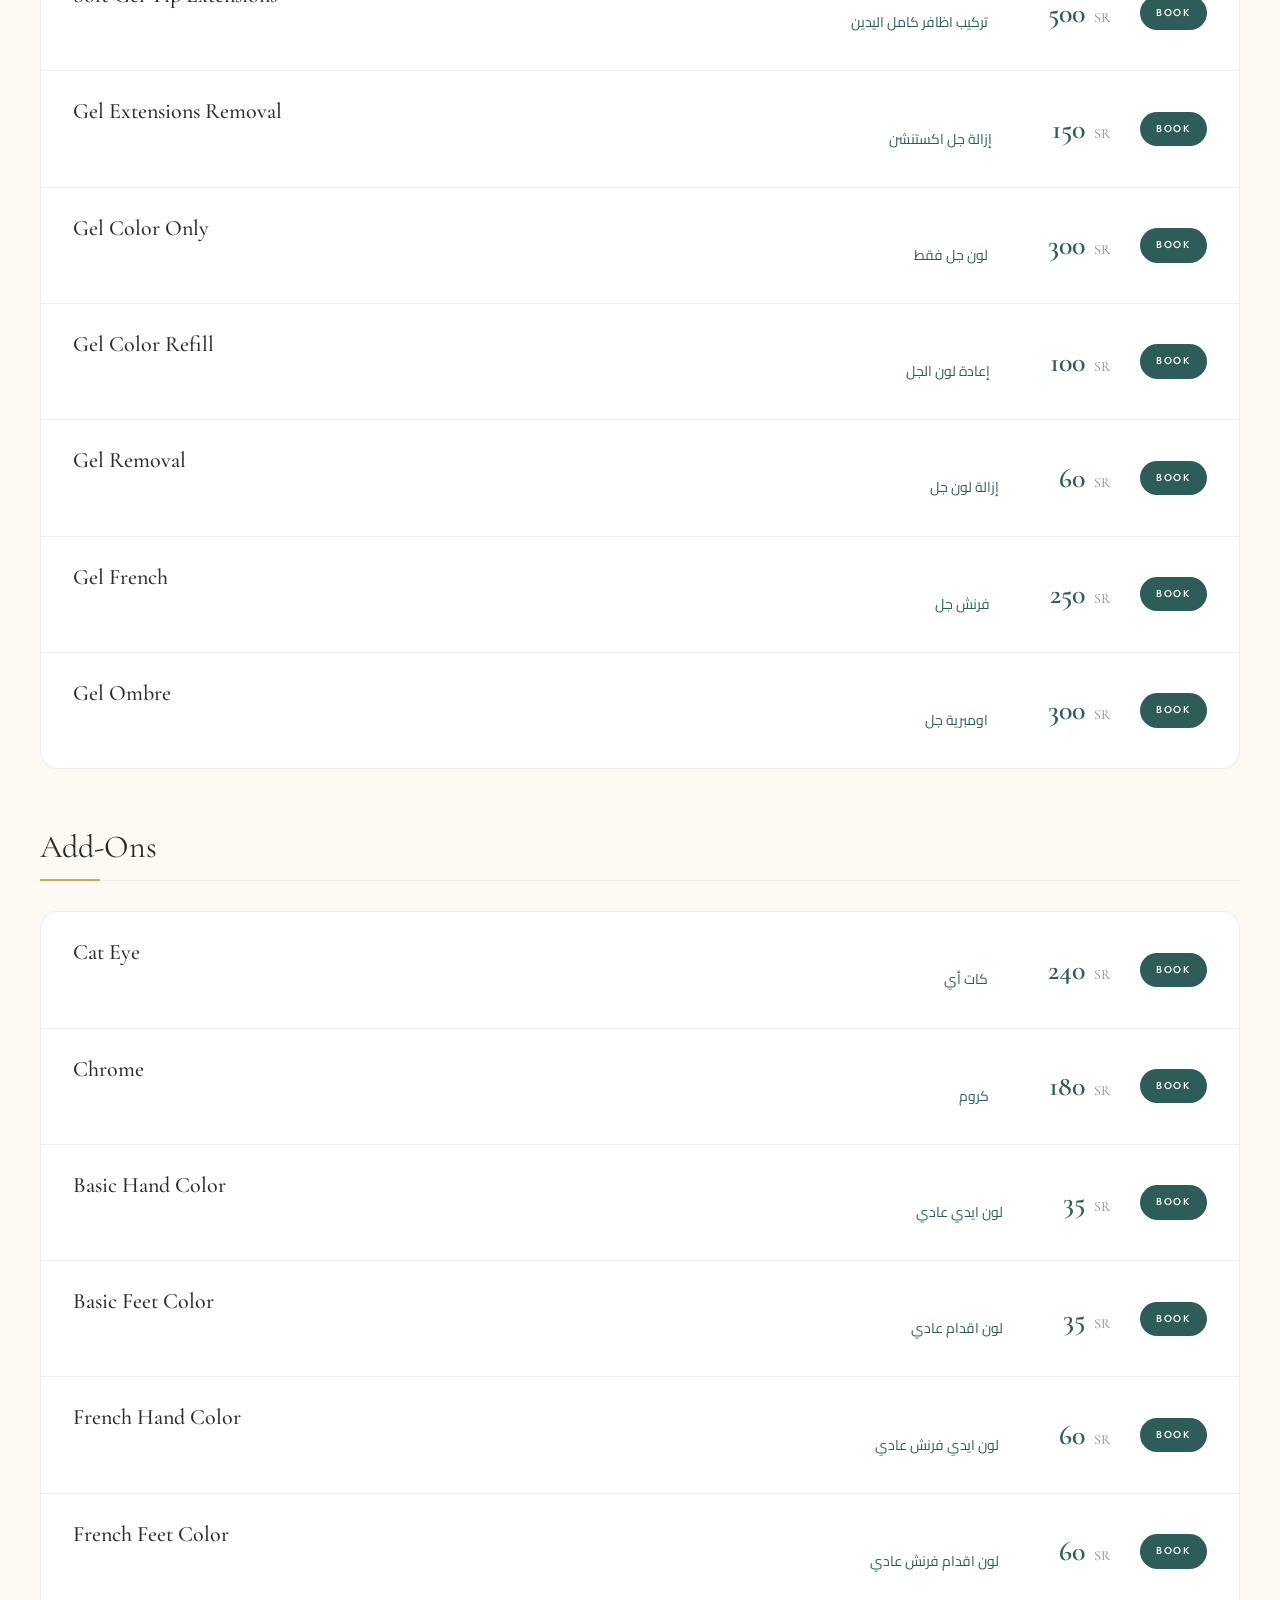
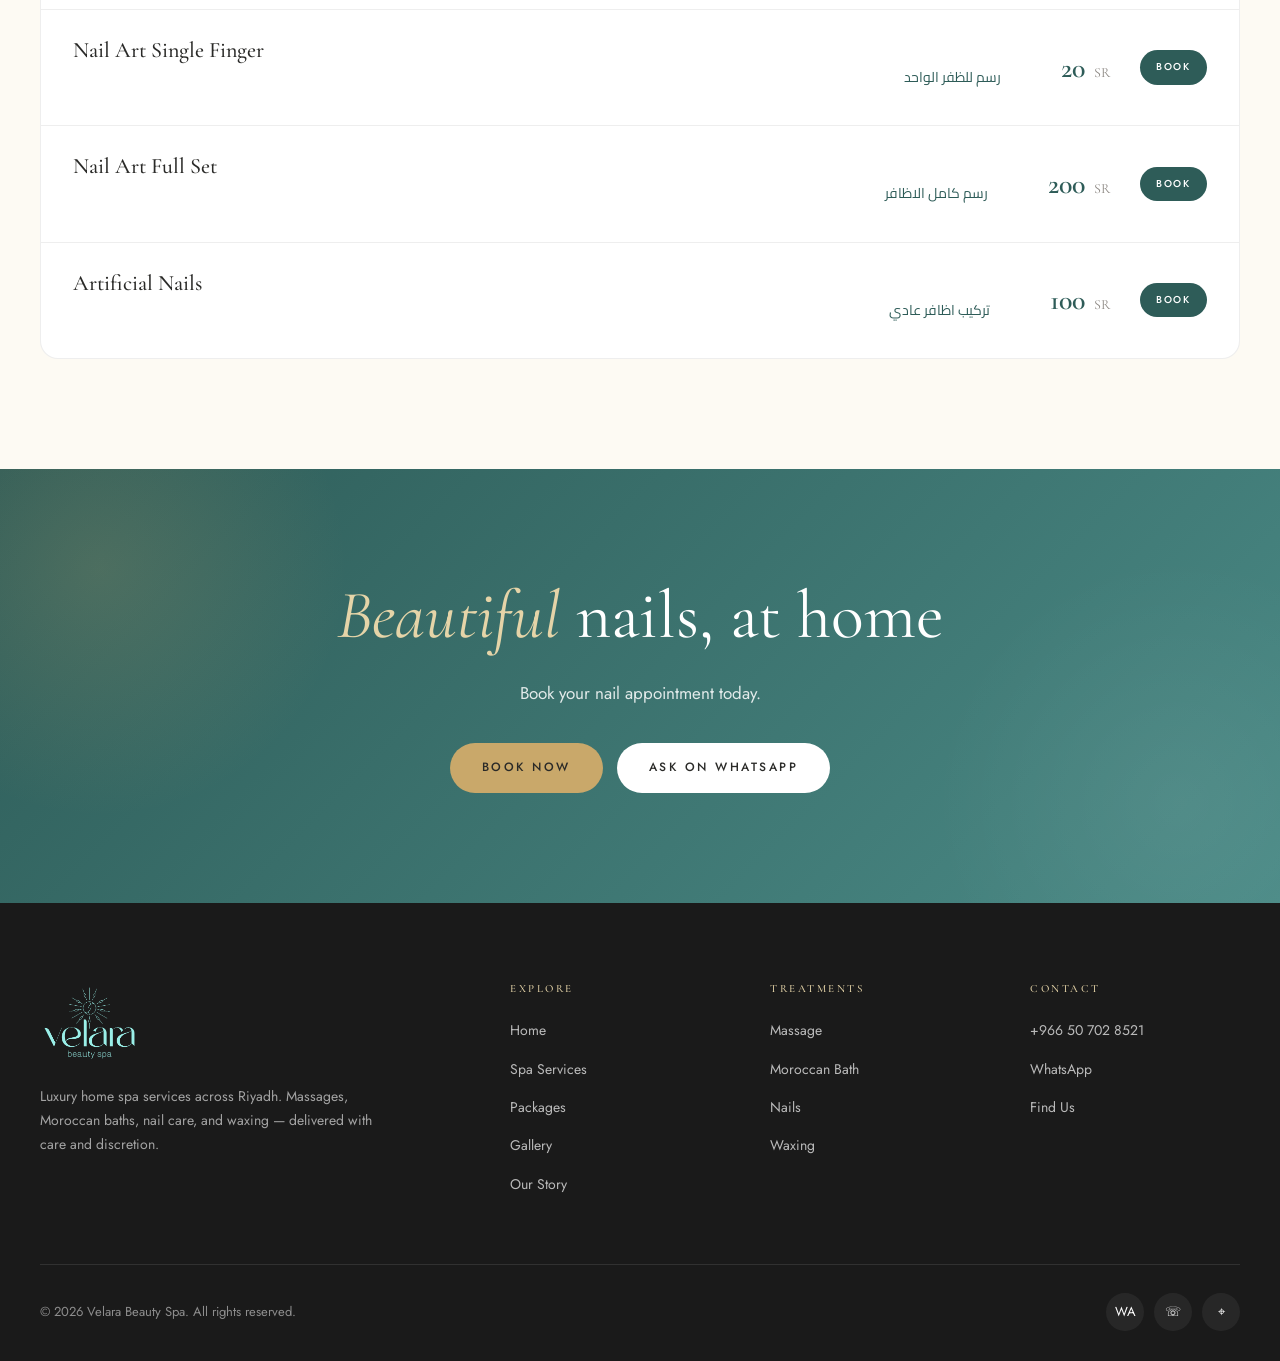
<file: nails.html>
<!DOCTYPE html>
<html lang="en" dir="ltr">
<head>
<meta charset="UTF-8" />
<meta name="viewport" content="width=device-width, initial-scale=1.0" />
<title>Nail Services — Velara Beauty Spa</title>
<meta name="description" content="Manicures, pedicures, gel, biab, extensions, and nail art — Velara at-home nail services." />
<meta name="theme-color" content="#FDFAF3" />

<!-- Canonical & language alternates -->
<link rel="canonical" href="https://velara.beauty/nails" />
<link rel="alternate" hreflang="en" href="https://velara.beauty/nails" />
<link rel="alternate" hreflang="ar" href="https://velara.beauty/nails" />
<link rel="alternate" hreflang="x-default" href="https://velara.beauty/nails" />

<!-- Favicon -->
<link rel="icon" type="image/png" sizes="32x32" href="/favicon.png" />
<link rel="apple-touch-icon" sizes="180x180" href="/apple-touch-icon.png" />

<!-- Open Graph (WhatsApp / Instagram / Facebook link previews) -->
<meta property="og:type" content="website" />
<meta property="og:site_name" content="Velara Beauty Spa" />
<meta property="og:title" content="Nail Services — Velara Beauty Spa" />
<meta property="og:description" content="Manicures, pedicures, gel, biab, extensions, and nail art — Velara at-home nail services." />
<meta property="og:url" content="https://velara.beauty/nails" />
<meta property="og:image" content="https://velara.beauty/og-image.jpg" />
<meta property="og:image:width" content="1200" />
<meta property="og:image:height" content="630" />
<meta property="og:image:alt" content="Velara Beauty Spa" />
<meta property="og:locale" content="en_US" />
<meta property="og:locale:alternate" content="ar_SA" />

<!-- Twitter / X cards -->
<meta name="twitter:card" content="summary_large_image" />
<meta name="twitter:title" content="Nail Services — Velara Beauty Spa" />
<meta name="twitter:description" content="Manicures, pedicures, gel, biab, extensions, and nail art — Velara at-home nail services." />
<meta name="twitter:image" content="https://velara.beauty/og-image.jpg" />
<link rel="preconnect" href="https://fonts.googleapis.com">
<link rel="preconnect" href="https://fonts.gstatic.com" crossorigin>
<link href="https://fonts.googleapis.com/css2?family=Cormorant+Garamond:wght@300;400;500;600;700&family=Jost:wght@300;400;500;600&family=Cairo:wght@300;400;500;600;700&display=swap" rel="stylesheet">
<link rel="stylesheet" href="styles.css">
<!-- TikTok Pixel Code Start -->
<script>
!function (w, d, t) {
  w.TiktokAnalyticsObject=t;var ttq=w[t]=w[t]||[];ttq.methods=["page","track","identify","instances","debug","on","off","once","ready","alias","group","enableCookie","disableCookie","holdConsent","revokeConsent","grantConsent"],ttq.setAndDefer=function(t,e){t[e]=function(){t.push([e].concat(Array.prototype.slice.call(arguments,0)))}};for(var i=0;i<ttq.methods.length;i++)ttq.setAndDefer(ttq,ttq.methods[i]);ttq.instance=function(t){for(
var e=ttq._i[t]||[],n=0;n<ttq.methods.length;n++)ttq.setAndDefer(e,ttq.methods[n]);return e},ttq.load=function(e,n){var r="https://analytics.tiktok.com/i18n/pixel/events.js",o=n&&n.partner;ttq._i=ttq._i||{},ttq._i[e]=[],ttq._i[e]._u=r,ttq._t=ttq._t||{},ttq._t[e]=+new Date,ttq._o=ttq._o||{},ttq._o[e]=n||{};n=document.createElement("script")
;n.type="text/javascript",n.async=!0,n.src=r+"?sdkid="+e+"&lib="+t;e=document.getElementsByTagName("script")[0];e.parentNode.insertBefore(n,e)};
  ttq.load('D80QH9JC77U3FHCPO4S0');
  ttq.page();
}(window, document, 'ttq');
</script>
<!-- TikTok Pixel Code End -->
</head>
<body>

<!-- Floating language toggle -->
<button class="lang-toggle" type="button" aria-label="Switch language" onclick="toggleLang()">
  <span data-en="العربية" data-ar="EN">العربية</span>
</button>

<!-- Header -->
<header class="site-header">
  <div class="header-top">
    <button class="menu-toggle" onclick="toggleMenu()" aria-label="Menu">☰</button>
    <a href="index.html" class="header-logo">
      <img src="images/logo.png" alt="Velara Beauty Spa" width="1560" height="1260" />
    </a>
    <div class="header-actions">
      <a href="#" data-wa-book="generic" class="book-btn" data-en="Book Now" data-ar="احجزي">Book Now</a>
    </div>
  </div>
  <nav class="header-nav">
    <ul class="nav-list">
      <li><a href="index.html" data-page="home" data-en="Home" data-ar="الرئيسية">Home</a></li>
      <li><a href="services.html" data-page="services" data-en="Spa Services" data-ar="الخدمات">Spa Services</a></li>
      <li><a href="massage.html" data-page="massage" data-en="Massage" data-ar="التدليك">Massage</a></li>
      <li><a href="moroccan-bath.html" data-page="moroccan" data-en="Moroccan Bath" data-ar="الحمام المغربي">Moroccan Bath</a></li>
      <li><a href="nails.html" data-page="nails" data-en="Nails" data-ar="الأظافر">Nails</a></li>
      <li><a href="waxing.html" data-page="waxing" data-en="Waxing" data-ar="إزالة الشعر">Waxing</a></li>
      <li><a href="packages.html" data-page="packages" data-en="Packages" data-ar="الباقات">Packages</a></li>
      <li><a href="gallery.html" data-page="gallery" data-en="Gallery" data-ar="المعرض">Gallery</a></li>
      <li><a href="our-story.html" data-page="story" data-en="Our Story" data-ar="قصتنا">Our Story</a></li>
      <li><a href="contact.html" data-page="contact" data-en="Contact" data-ar="تواصل">Contact</a></li>
    </ul>
  </nav>
</header>


<section class="page-banner">
  <div class="container">
    <div class="eyebrow eyebrow-line page-enter" data-en="Nails" data-ar="الأظافر">Nails</div>
    <h1 class="page-enter page-enter-d1">
      <span data-en="Precision &" data-ar="دقة">Precision &</span>
      <em data-en="artistry" data-ar="وفن">artistry</em>
    </h1>
    <p class="page-enter page-enter-d2" data-en="Manicures, pedicures, gel, biab, and nail art — performed with precision and care, all in the comfort of your home." data-ar="مانيكير وباديكير، جل، بياب، ورسم أظافر — بدقة وعناية، في راحة منزلك.">Manicures, pedicures, gel, biab, and nail art — performed with precision and care, all in the comfort of your home.</p>
  </div>
</section>

<section class="section">
  <div class="container">
    <div id="nails-sections"></div>
  </div>
</section>

<section class="section cta-section">
  <div class="container-narrow">
    <h2 class="reveal">
      <em data-en="Beautiful" data-ar="أظافر">Beautiful</em>
      <span data-en="nails, at home" data-ar="جميلة في المنزل">nails, at home</span>
    </h2>
    <p class="reveal reveal-d1" data-en="Book your nail appointment today." data-ar="احجزي موعدك اليوم.">Book your nail appointment today.</p>
    <div class="cta-buttons reveal reveal-d2">
      <a href="#" data-wa-book="category" data-wa-category="nails" class="btn btn-gold" data-en="Book Now" data-ar="احجزي">Book Now</a>
      <a href="#" data-wa-book="question" class="btn btn-light" data-en="Ask on WhatsApp" data-ar="استفسري">Ask on WhatsApp</a>
    </div>
  </div>
</section>

<script>
function renderPageContent(lang){
  const wrap = document.getElementById('nails-sections');
  const bookText = lang === 'ar' ? 'احجزي' : 'Book';
  let html = '';

  Object.entries(SERVICES_DATA.nails.sections).forEach(([key, sec]) => {
    const secTitle = lang === 'ar' ? sec.title_ar : sec.title_en;
    html += `<h2 class="service-section-title reveal">${secTitle}</h2>`;
    html += `<div class="service-list reveal">`;
    html += sec.items.map(s => {
      const name = lang === 'ar' ? s.ar : s.en;
      const altName = lang === 'ar' ? s.en : s.ar;
      return `
        <div class="service-row">
          <div class="service-info">
            <h4>${name}</h4>
            <div class="arabic">${altName}</div>
          </div>
          <div></div>
          <div class="service-price">${s.price} <small>SR</small></div>
          <div class="service-actions">
            <a href="${waBook('treatment', name, s.price)}" target="_blank" rel="noopener" class="btn-mini btn-book">${bookText}</a>
          </div>
        </div>
      `;
    }).join('');
    html += `</div>`;
  });
  wrap.innerHTML = html;

  // Reveal newly added elements
  document.querySelectorAll('.reveal:not(.in)').forEach(el => {
    setTimeout(() => el.classList.add('in'), 80);
  });
}
// Initial render is handled by script.js → initLang → setLang → renderPageContent
// (runs on DOMContentLoaded, after data.js has loaded SERVICES_DATA)
</script>

<!-- Footer -->
<footer>
  <div class="footer-container">
    <div class="footer-grid">
      <div class="footer-brand">
        <a href="index.html" class="footer-logo"><img src="images/logo.png" alt="Velara Beauty Spa" width="1560" height="1260" loading="lazy" /></a>
        <p class="footer-tagline" data-en="Luxury home spa services across Riyadh. Massages, Moroccan baths, nail care, and waxing — delivered with care and discretion." data-ar="خدمات سبا منزلية فاخرة في جميع أنحاء الرياض. تدليك، حمام مغربي، عناية بالأظافر، وإزالة الشعر — تُقدم بعناية ورقي.">Luxury home spa services across Riyadh. Massages, Moroccan baths, nail care, and waxing — delivered with care and discretion.</p>
      </div>
      <div class="footer-col">
        <h4 data-en="Explore" data-ar="استكشفي">Explore</h4>
        <ul>
          <li><a href="index.html" data-en="Home" data-ar="الرئيسية">Home</a></li>
          <li><a href="services.html" data-en="Spa Services" data-ar="الخدمات">Spa Services</a></li>
          <li><a href="packages.html" data-en="Packages" data-ar="الباقات">Packages</a></li>
          <li><a href="gallery.html" data-en="Gallery" data-ar="المعرض">Gallery</a></li>
          <li><a href="our-story.html" data-en="Our Story" data-ar="قصتنا">Our Story</a></li>
        </ul>
      </div>
      <div class="footer-col">
        <h4 data-en="Treatments" data-ar="العلاجات">Treatments</h4>
        <ul>
          <li><a href="massage.html" data-en="Massage" data-ar="التدليك">Massage</a></li>
          <li><a href="moroccan-bath.html" data-en="Moroccan Bath" data-ar="الحمام المغربي">Moroccan Bath</a></li>
          <li><a href="nails.html" data-en="Nails" data-ar="الأظافر">Nails</a></li>
          <li><a href="waxing.html" data-en="Waxing" data-ar="إزالة الشعر">Waxing</a></li>
        </ul>
      </div>
      <div class="footer-col">
        <h4 data-en="Contact" data-ar="تواصل">Contact</h4>
        <ul>
          <li><a href="tel:+966507028521">+966 50 702 8521</a></li>
          <li><a href="#" data-wa-book="question">WhatsApp</a></li>
          <li><a href="https://maps.app.goo.gl/YijaAuDi3qwFzWi97?g_st=iwb" target="_blank" data-en="Find Us" data-ar="موقعنا">Find Us</a></li>

        </ul>
      </div>
    </div>
    <div class="footer-bottom">
      <div data-en="© 2026 Velara Beauty Spa. All rights reserved." data-ar="© 2026 فيلارا بيوتي سبا. جميع الحقوق محفوظة.">© 2026 Velara Beauty Spa. All rights reserved.</div>
      <div class="footer-social">
        <a href="#" data-wa-book="question" aria-label="WhatsApp">WA</a>
        <a href="tel:+966507028521" aria-label="Phone">☏</a>
        <a href="https://maps.app.goo.gl/YijaAuDi3qwFzWi97?g_st=iwb" target="_blank" aria-label="Map">⌖</a>
      </div>
    </div>
  </div>
</footer>

<!-- Floating WhatsApp -->
<a href="#" data-wa-book="generic" class="float-whatsapp" aria-label="Chat on WhatsApp">
  <svg width="30" height="30" viewBox="0 0 24 24" fill="currentColor"><path d="M17.472 14.382c-.297-.149-1.758-.867-2.03-.967-.273-.099-.471-.148-.67.15-.197.297-.767.966-.94 1.164-.173.199-.347.223-.644.075-.297-.15-1.255-.463-2.39-1.475-.883-.788-1.48-1.761-1.653-2.059-.173-.297-.018-.458.13-.606.134-.133.298-.347.446-.52.149-.174.198-.298.298-.497.099-.198.05-.371-.025-.52-.075-.149-.669-1.612-.916-2.207-.242-.579-.487-.5-.669-.51-.173-.008-.371-.01-.57-.01-.198 0-.52.074-.792.372-.272.297-1.04 1.016-1.04 2.479 0 1.462 1.065 2.875 1.213 3.074.149.198 2.096 3.2 5.077 4.487.709.306 1.262.489 1.694.625.712.227 1.36.195 1.871.118.571-.085 1.758-.719 2.006-1.413.248-.694.248-1.289.173-1.413-.074-.124-.272-.198-.57-.347m-5.421 7.403h-.004a9.87 9.87 0 01-5.031-1.378l-.361-.214-3.741.982.998-3.648-.235-.374a9.86 9.86 0 01-1.51-5.26c.001-5.45 4.436-9.884 9.888-9.884 2.64 0 5.122 1.03 6.988 2.898a9.825 9.825 0 012.893 6.994c-.003 5.45-4.437 9.884-9.885 9.884m8.413-18.297A11.815 11.815 0 0012.05 0C5.495 0 .16 5.335.157 11.892c0 2.096.547 4.142 1.588 5.945L.057 24l6.305-1.654a11.882 11.882 0 005.683 1.448h.005c6.554 0 11.89-5.335 11.893-11.893a11.821 11.821 0 00-3.48-8.413z"/></svg>
</a>

<script src="data.js"></script>
<script src="script.js"></script>
<script>setActiveNav('nails');</script>
</body>
</html>
</file>
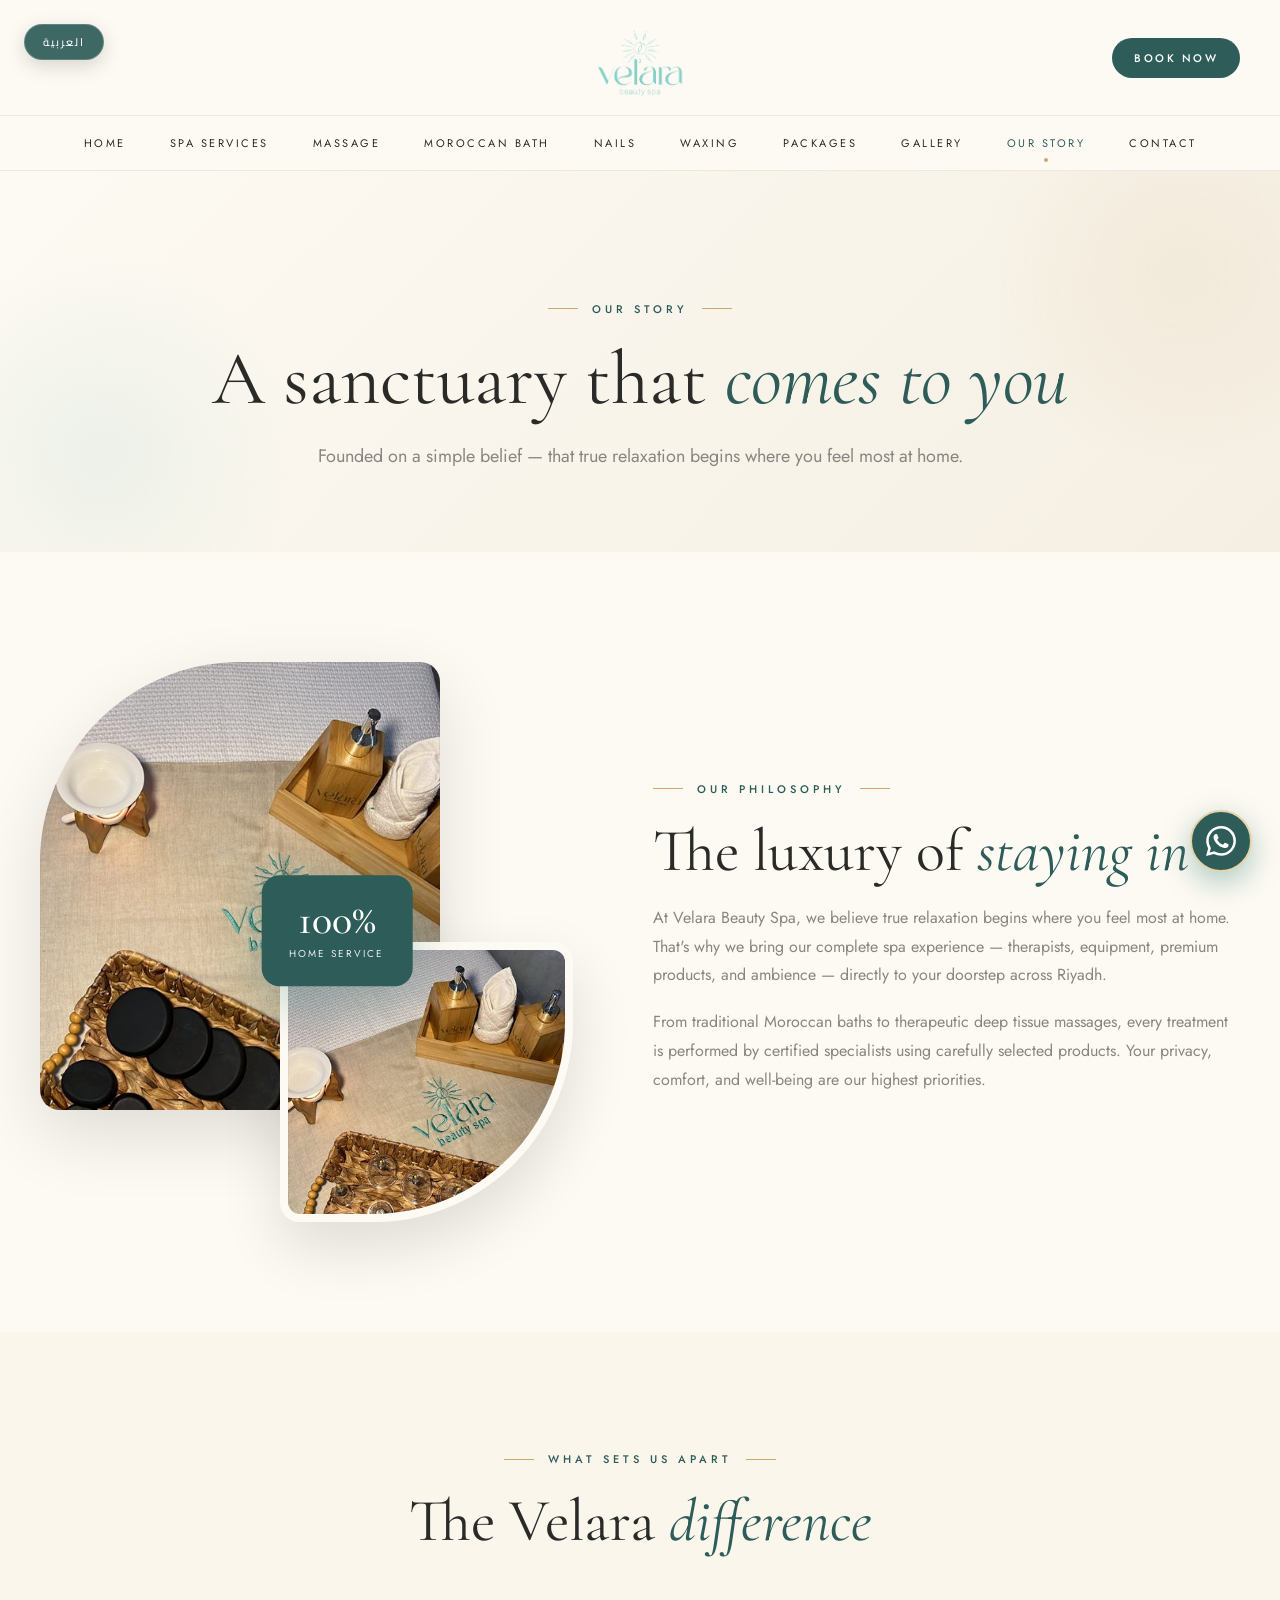
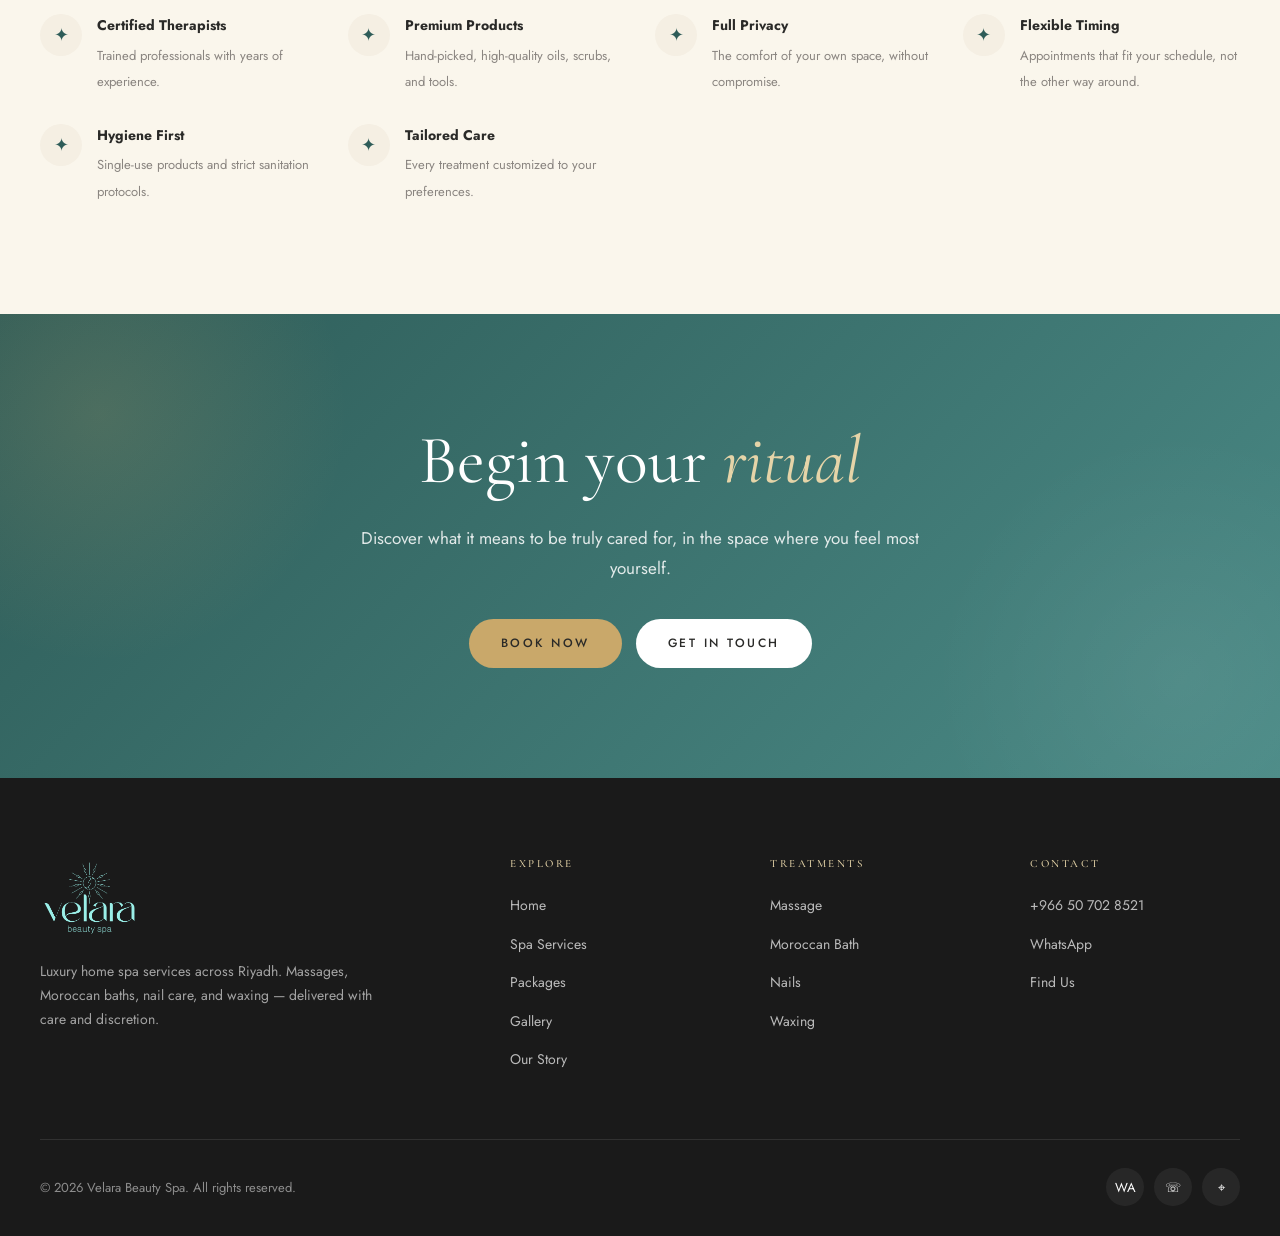
<file: our-story.html>
<!DOCTYPE html>
<html lang="en" dir="ltr">
<head>
<meta charset="UTF-8" />
<meta name="viewport" content="width=device-width, initial-scale=1.0" />
<title>Our Story — Velara Beauty Spa</title>
<meta name="description" content="The story of Velara Beauty Spa — a sanctuary that comes to you." />
<meta name="theme-color" content="#FDFAF3" />

<!-- Canonical & language alternates -->
<link rel="canonical" href="https://velara.beauty/our-story" />
<link rel="alternate" hreflang="en" href="https://velara.beauty/our-story" />
<link rel="alternate" hreflang="ar" href="https://velara.beauty/our-story" />
<link rel="alternate" hreflang="x-default" href="https://velara.beauty/our-story" />

<!-- Favicon -->
<link rel="icon" type="image/png" sizes="32x32" href="/favicon.png" />
<link rel="apple-touch-icon" sizes="180x180" href="/apple-touch-icon.png" />

<!-- Open Graph (WhatsApp / Instagram / Facebook link previews) -->
<meta property="og:type" content="website" />
<meta property="og:site_name" content="Velara Beauty Spa" />
<meta property="og:title" content="Our Story — Velara Beauty Spa" />
<meta property="og:description" content="The story of Velara Beauty Spa — a sanctuary that comes to you." />
<meta property="og:url" content="https://velara.beauty/our-story" />
<meta property="og:image" content="https://velara.beauty/og-image.jpg" />
<meta property="og:image:width" content="1200" />
<meta property="og:image:height" content="630" />
<meta property="og:image:alt" content="Velara Beauty Spa" />
<meta property="og:locale" content="en_US" />
<meta property="og:locale:alternate" content="ar_SA" />

<!-- Twitter / X cards -->
<meta name="twitter:card" content="summary_large_image" />
<meta name="twitter:title" content="Our Story — Velara Beauty Spa" />
<meta name="twitter:description" content="The story of Velara Beauty Spa — a sanctuary that comes to you." />
<meta name="twitter:image" content="https://velara.beauty/og-image.jpg" />
<link rel="preconnect" href="https://fonts.googleapis.com">
<link rel="preconnect" href="https://fonts.gstatic.com" crossorigin>
<link href="https://fonts.googleapis.com/css2?family=Cormorant+Garamond:wght@300;400;500;600;700&family=Jost:wght@300;400;500;600&family=Cairo:wght@300;400;500;600;700&display=swap" rel="stylesheet">
<link rel="stylesheet" href="styles.css">
<!-- TikTok Pixel Code Start -->
<script>
!function (w, d, t) {
  w.TiktokAnalyticsObject=t;var ttq=w[t]=w[t]||[];ttq.methods=["page","track","identify","instances","debug","on","off","once","ready","alias","group","enableCookie","disableCookie","holdConsent","revokeConsent","grantConsent"],ttq.setAndDefer=function(t,e){t[e]=function(){t.push([e].concat(Array.prototype.slice.call(arguments,0)))}};for(var i=0;i<ttq.methods.length;i++)ttq.setAndDefer(ttq,ttq.methods[i]);ttq.instance=function(t){for(
var e=ttq._i[t]||[],n=0;n<ttq.methods.length;n++)ttq.setAndDefer(e,ttq.methods[n]);return e},ttq.load=function(e,n){var r="https://analytics.tiktok.com/i18n/pixel/events.js",o=n&&n.partner;ttq._i=ttq._i||{},ttq._i[e]=[],ttq._i[e]._u=r,ttq._t=ttq._t||{},ttq._t[e]=+new Date,ttq._o=ttq._o||{},ttq._o[e]=n||{};n=document.createElement("script")
;n.type="text/javascript",n.async=!0,n.src=r+"?sdkid="+e+"&lib="+t;e=document.getElementsByTagName("script")[0];e.parentNode.insertBefore(n,e)};
  ttq.load('D80QH9JC77U3FHCPO4S0');
  ttq.page();
}(window, document, 'ttq');
</script>
<!-- TikTok Pixel Code End -->
</head>
<body>

<!-- Floating language toggle -->
<button class="lang-toggle" type="button" aria-label="Switch language" onclick="toggleLang()">
  <span data-en="العربية" data-ar="EN">العربية</span>
</button>

<!-- Header -->
<header class="site-header">
  <div class="header-top">
    <button class="menu-toggle" onclick="toggleMenu()" aria-label="Menu">☰</button>
    <a href="index.html" class="header-logo">
      <img src="images/logo.png" alt="Velara Beauty Spa" width="1560" height="1260" />
    </a>
    <div class="header-actions">
      <a href="#" data-wa-book="generic" class="book-btn" data-en="Book Now" data-ar="احجزي">Book Now</a>
    </div>
  </div>
  <nav class="header-nav">
    <ul class="nav-list">
      <li><a href="index.html" data-page="home" data-en="Home" data-ar="الرئيسية">Home</a></li>
      <li><a href="services.html" data-page="services" data-en="Spa Services" data-ar="الخدمات">Spa Services</a></li>
      <li><a href="massage.html" data-page="massage" data-en="Massage" data-ar="التدليك">Massage</a></li>
      <li><a href="moroccan-bath.html" data-page="moroccan" data-en="Moroccan Bath" data-ar="الحمام المغربي">Moroccan Bath</a></li>
      <li><a href="nails.html" data-page="nails" data-en="Nails" data-ar="الأظافر">Nails</a></li>
      <li><a href="waxing.html" data-page="waxing" data-en="Waxing" data-ar="إزالة الشعر">Waxing</a></li>
      <li><a href="packages.html" data-page="packages" data-en="Packages" data-ar="الباقات">Packages</a></li>
      <li><a href="gallery.html" data-page="gallery" data-en="Gallery" data-ar="المعرض">Gallery</a></li>
      <li><a href="our-story.html" data-page="story" data-en="Our Story" data-ar="قصتنا">Our Story</a></li>
      <li><a href="contact.html" data-page="contact" data-en="Contact" data-ar="تواصل">Contact</a></li>
    </ul>
  </nav>
</header>


<section class="page-banner">
  <div class="container">
    <div class="eyebrow eyebrow-line page-enter" data-en="Our Story" data-ar="قصتنا">Our Story</div>
    <h1 class="page-enter page-enter-d1">
      <span data-en="A sanctuary that" data-ar="ملاذ يأتي">A sanctuary that</span>
      <em data-en="comes to you" data-ar="إليكِ">comes to you</em>
    </h1>
    <p class="page-enter page-enter-d2" data-en="Founded on a simple belief — that true relaxation begins where you feel most at home." data-ar="تأسست على اعتقاد بسيط — أن الاسترخاء الحقيقي يبدأ حيث تشعرين بالراحة الحقيقية.">Founded on a simple belief — that true relaxation begins where you feel most at home.</p>
  </div>
</section>

<section class="section">
  <div class="container">
    <div class="feature-grid">
      <div class="feature-images reveal">
        <div class="feature-img-main"><img src="images/about1.jpeg" alt="Velara setup" width="506" height="900" loading="lazy" /></div>
        <div class="feature-img-accent"><img src="images/about2.jpeg" alt="Velara tools" width="394" height="700" loading="lazy" /></div>
        <div class="feature-stat">
          <div class="feature-stat-num">100%</div>
          <div class="feature-stat-label" data-en="Home Service" data-ar="خدمة منزلية">Home Service</div>
        </div>
      </div>
      <div class="feature-content reveal reveal-d2">
        <div class="eyebrow eyebrow-line" data-en="Our Philosophy" data-ar="فلسفتنا">Our Philosophy</div>
        <h2 class="h-section">
          <span data-en="The luxury of" data-ar="فخامة">The luxury of</span>
          <em data-en="staying in" data-ar="البقاء في المنزل">staying in</em>
        </h2>
        <p data-en="At Velara Beauty Spa, we believe true relaxation begins where you feel most at home. That's why we bring our complete spa experience — therapists, equipment, premium products, and ambience — directly to your doorstep across Riyadh." data-ar="في فيلارا بيوتي سبا، نؤمن أن الاسترخاء الحقيقي يبدأ حيث تشعرين بالراحة الحقيقية. لذلك نأتي إليكِ بتجربة السبا الكاملة — معالجات، أدوات، منتجات فاخرة، وأجواء راقية — مباشرة في منزلك بالرياض.">At Velara Beauty Spa, we believe true relaxation begins where you feel most at home. That's why we bring our complete spa experience — therapists, equipment, premium products, and ambience — directly to your doorstep across Riyadh.</p>
        <p data-en="From traditional Moroccan baths to therapeutic deep tissue massages, every treatment is performed by certified specialists using carefully selected products. Your privacy, comfort, and well-being are our highest priorities." data-ar="من الحمام المغربي التقليدي إلى التدليك العميق العلاجي، كل علاج يقدم بأيدي متخصصات معتمدات وباستخدام منتجات مختارة بعناية. خصوصيتك وراحتك وعافيتك هي أولويتنا القصوى.">From traditional Moroccan baths to therapeutic deep tissue massages, every treatment is performed by certified specialists using carefully selected products. Your privacy, comfort, and well-being are our highest priorities.</p>
      </div>
    </div>
  </div>
</section>

<section class="section" style="background:var(--cream-light);">
  <div class="container">
    <div class="text-center" style="margin-bottom:60px;">
      <div class="eyebrow eyebrow-line reveal" data-en="What sets us apart" data-ar="ما يميزنا">What sets us apart</div>
      <h2 class="h-section reveal reveal-d1">
        <span data-en="The Velara" data-ar="الفرق">The Velara</span>
        <em data-en="difference" data-ar="فيلارا">difference</em>
      </h2>
    </div>
    <div class="feature-list" style="grid-template-columns:repeat(auto-fit,minmax(260px,1fr));gap:30px;">
      <div class="feature-item reveal">
        <div class="feature-icon">✦</div>
        <div class="feature-text">
          <strong data-en="Certified Therapists" data-ar="معالجات معتمدات">Certified Therapists</strong>
          <span data-en="Trained professionals with years of experience." data-ar="محترفات مدربات ذوات خبرة.">Trained professionals with years of experience.</span>
        </div>
      </div>
      <div class="feature-item reveal reveal-d1">
        <div class="feature-icon">✦</div>
        <div class="feature-text">
          <strong data-en="Premium Products" data-ar="منتجات فاخرة">Premium Products</strong>
          <span data-en="Hand-picked, high-quality oils, scrubs, and tools." data-ar="زيوت وسكرابات وأدوات مختارة بعناية وجودة عالية.">Hand-picked, high-quality oils, scrubs, and tools.</span>
        </div>
      </div>
      <div class="feature-item reveal reveal-d2">
        <div class="feature-icon">✦</div>
        <div class="feature-text">
          <strong data-en="Full Privacy" data-ar="خصوصية تامة">Full Privacy</strong>
          <span data-en="The comfort of your own space, without compromise." data-ar="راحة مساحتك الخاصة بلا تنازلات.">The comfort of your own space, without compromise.</span>
        </div>
      </div>
      <div class="feature-item reveal reveal-d3">
        <div class="feature-icon">✦</div>
        <div class="feature-text">
          <strong data-en="Flexible Timing" data-ar="مواعيد مرنة">Flexible Timing</strong>
          <span data-en="Appointments that fit your schedule, not the other way around." data-ar="مواعيد تناسب جدولك، ليس العكس.">Appointments that fit your schedule, not the other way around.</span>
        </div>
      </div>
      <div class="feature-item reveal reveal-d4">
        <div class="feature-icon">✦</div>
        <div class="feature-text">
          <strong data-en="Hygiene First" data-ar="النظافة أولاً">Hygiene First</strong>
          <span data-en="Single-use products and strict sanitation protocols." data-ar="منتجات استخدام واحد وبروتوكولات صارمة للنظافة.">Single-use products and strict sanitation protocols.</span>
        </div>
      </div>
      <div class="feature-item reveal reveal-d5">
        <div class="feature-icon">✦</div>
        <div class="feature-text">
          <strong data-en="Tailored Care" data-ar="عناية مخصصة">Tailored Care</strong>
          <span data-en="Every treatment customized to your preferences." data-ar="كل علاج مصمم وفق تفضيلاتك.">Every treatment customized to your preferences.</span>
        </div>
      </div>
    </div>
  </div>
</section>

<section class="section cta-section">
  <div class="container-narrow">
    <h2 class="reveal">
      <span data-en="Begin your" data-ar="ابدئي">Begin your</span>
      <em data-en="ritual" data-ar="طقسك">ritual</em>
    </h2>
    <p class="reveal reveal-d1" data-en="Discover what it means to be truly cared for, in the space where you feel most yourself." data-ar="اكتشفي ما تعنيه العناية الحقيقية، في المكان الذي تشعرين فيه بنفسك أكثر.">Discover what it means to be truly cared for, in the space where you feel most yourself.</p>
    <div class="cta-buttons reveal reveal-d2">
      <a href="#" data-wa-book="generic" class="btn btn-gold" data-en="Book Now" data-ar="احجزي">Book Now</a>
      <a href="contact.html" class="btn btn-light" data-en="Get in Touch" data-ar="تواصلي معنا">Get in Touch</a>
    </div>
  </div>
</section>

<!-- Footer -->
<footer>
  <div class="footer-container">
    <div class="footer-grid">
      <div class="footer-brand">
        <a href="index.html" class="footer-logo"><img src="images/logo.png" alt="Velara Beauty Spa" width="1560" height="1260" loading="lazy" /></a>
        <p class="footer-tagline" data-en="Luxury home spa services across Riyadh. Massages, Moroccan baths, nail care, and waxing — delivered with care and discretion." data-ar="خدمات سبا منزلية فاخرة في جميع أنحاء الرياض. تدليك، حمام مغربي، عناية بالأظافر، وإزالة الشعر — تُقدم بعناية ورقي.">Luxury home spa services across Riyadh. Massages, Moroccan baths, nail care, and waxing — delivered with care and discretion.</p>
      </div>
      <div class="footer-col">
        <h4 data-en="Explore" data-ar="استكشفي">Explore</h4>
        <ul>
          <li><a href="index.html" data-en="Home" data-ar="الرئيسية">Home</a></li>
          <li><a href="services.html" data-en="Spa Services" data-ar="الخدمات">Spa Services</a></li>
          <li><a href="packages.html" data-en="Packages" data-ar="الباقات">Packages</a></li>
          <li><a href="gallery.html" data-en="Gallery" data-ar="المعرض">Gallery</a></li>
          <li><a href="our-story.html" data-en="Our Story" data-ar="قصتنا">Our Story</a></li>
        </ul>
      </div>
      <div class="footer-col">
        <h4 data-en="Treatments" data-ar="العلاجات">Treatments</h4>
        <ul>
          <li><a href="massage.html" data-en="Massage" data-ar="التدليك">Massage</a></li>
          <li><a href="moroccan-bath.html" data-en="Moroccan Bath" data-ar="الحمام المغربي">Moroccan Bath</a></li>
          <li><a href="nails.html" data-en="Nails" data-ar="الأظافر">Nails</a></li>
          <li><a href="waxing.html" data-en="Waxing" data-ar="إزالة الشعر">Waxing</a></li>
        </ul>
      </div>
      <div class="footer-col">
        <h4 data-en="Contact" data-ar="تواصل">Contact</h4>
        <ul>
          <li><a href="tel:+966507028521">+966 50 702 8521</a></li>
          <li><a href="#" data-wa-book="question">WhatsApp</a></li>
          <li><a href="https://maps.app.goo.gl/YijaAuDi3qwFzWi97?g_st=iwb" target="_blank" data-en="Find Us" data-ar="موقعنا">Find Us</a></li>

        </ul>
      </div>
    </div>
    <div class="footer-bottom">
      <div data-en="© 2026 Velara Beauty Spa. All rights reserved." data-ar="© 2026 فيلارا بيوتي سبا. جميع الحقوق محفوظة.">© 2026 Velara Beauty Spa. All rights reserved.</div>
      <div class="footer-social">
        <a href="#" data-wa-book="question" aria-label="WhatsApp">WA</a>
        <a href="tel:+966507028521" aria-label="Phone">☏</a>
        <a href="https://maps.app.goo.gl/YijaAuDi3qwFzWi97?g_st=iwb" target="_blank" aria-label="Map">⌖</a>
      </div>
    </div>
  </div>
</footer>

<!-- Floating WhatsApp -->
<a href="#" data-wa-book="generic" class="float-whatsapp" aria-label="Chat on WhatsApp">
  <svg width="30" height="30" viewBox="0 0 24 24" fill="currentColor"><path d="M17.472 14.382c-.297-.149-1.758-.867-2.03-.967-.273-.099-.471-.148-.67.15-.197.297-.767.966-.94 1.164-.173.199-.347.223-.644.075-.297-.15-1.255-.463-2.39-1.475-.883-.788-1.48-1.761-1.653-2.059-.173-.297-.018-.458.13-.606.134-.133.298-.347.446-.52.149-.174.198-.298.298-.497.099-.198.05-.371-.025-.52-.075-.149-.669-1.612-.916-2.207-.242-.579-.487-.5-.669-.51-.173-.008-.371-.01-.57-.01-.198 0-.52.074-.792.372-.272.297-1.04 1.016-1.04 2.479 0 1.462 1.065 2.875 1.213 3.074.149.198 2.096 3.2 5.077 4.487.709.306 1.262.489 1.694.625.712.227 1.36.195 1.871.118.571-.085 1.758-.719 2.006-1.413.248-.694.248-1.289.173-1.413-.074-.124-.272-.198-.57-.347m-5.421 7.403h-.004a9.87 9.87 0 01-5.031-1.378l-.361-.214-3.741.982.998-3.648-.235-.374a9.86 9.86 0 01-1.51-5.26c.001-5.45 4.436-9.884 9.888-9.884 2.64 0 5.122 1.03 6.988 2.898a9.825 9.825 0 012.893 6.994c-.003 5.45-4.437 9.884-9.885 9.884m8.413-18.297A11.815 11.815 0 0012.05 0C5.495 0 .16 5.335.157 11.892c0 2.096.547 4.142 1.588 5.945L.057 24l6.305-1.654a11.882 11.882 0 005.683 1.448h.005c6.554 0 11.89-5.335 11.893-11.893a11.821 11.821 0 00-3.48-8.413z"/></svg>
</a>

<script src="data.js"></script>
<script src="script.js"></script>
<script>setActiveNav('story');</script>
</body>
</html>
</file>
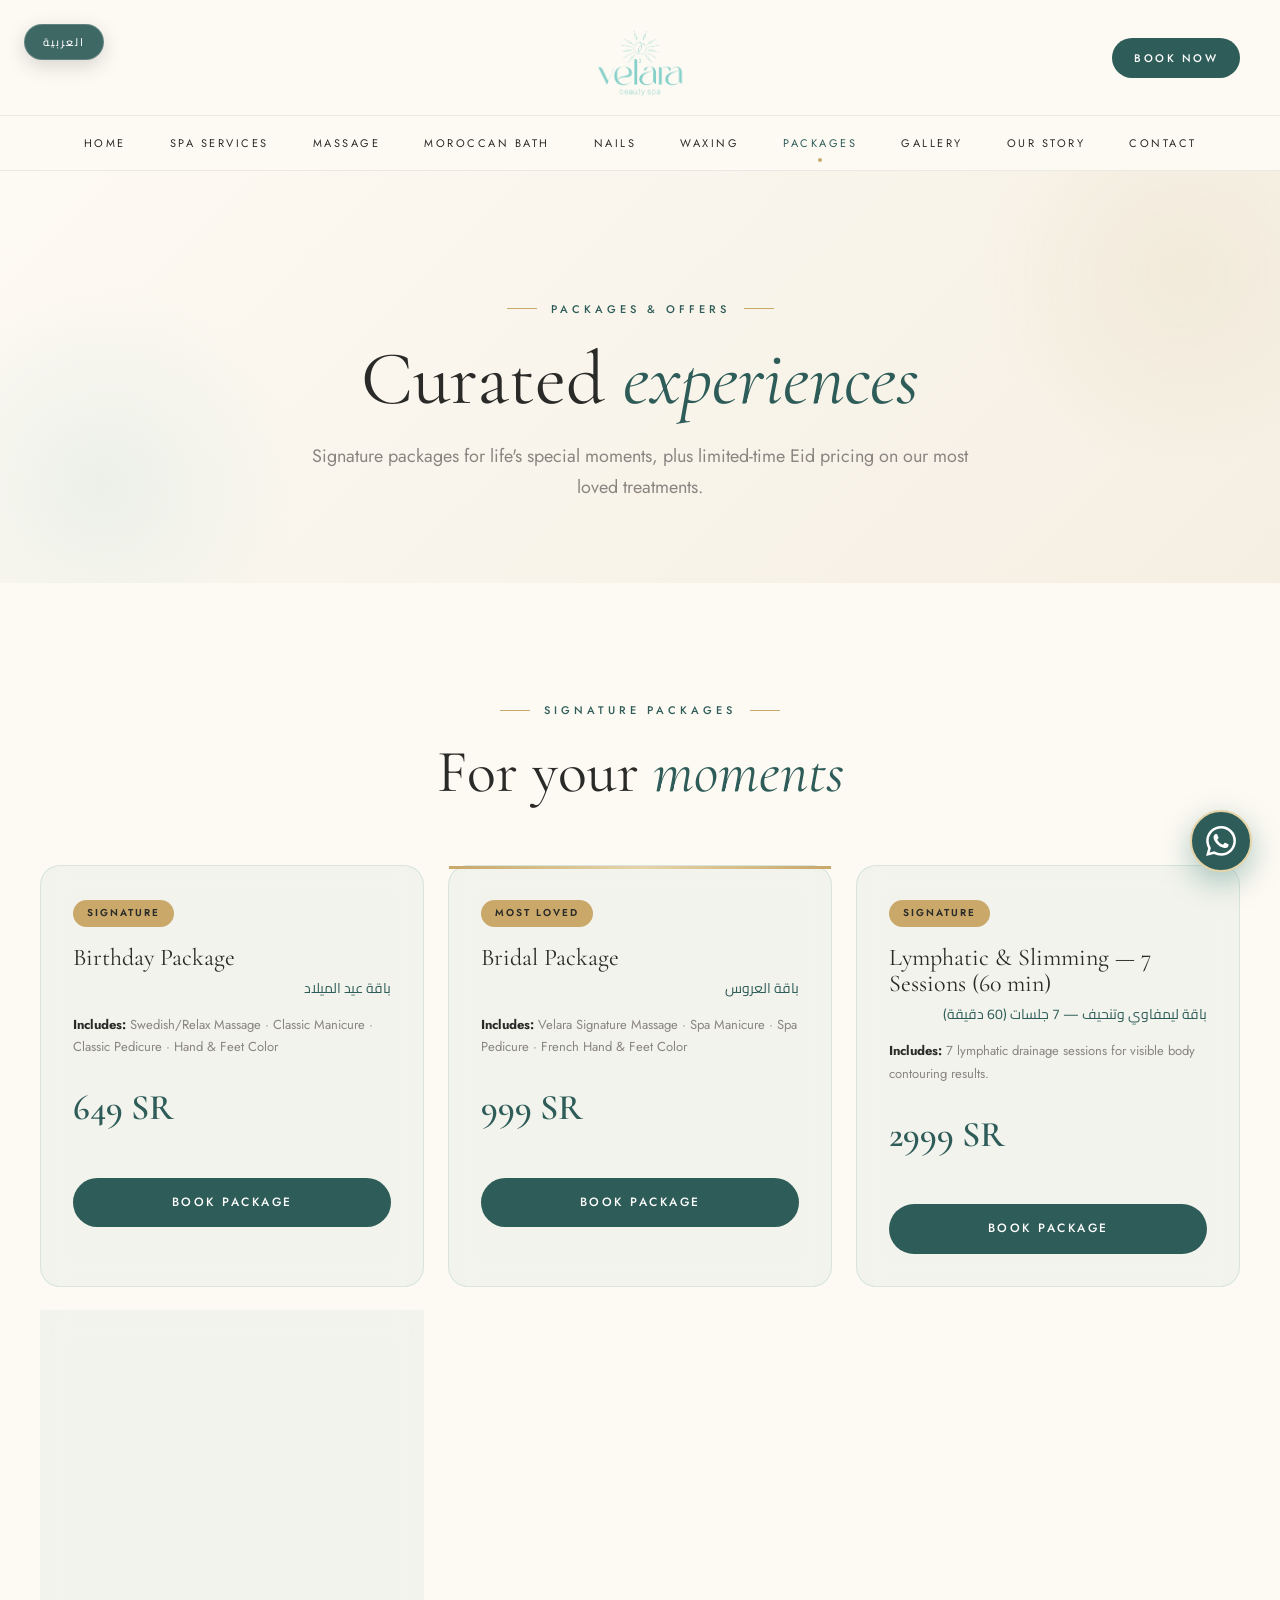
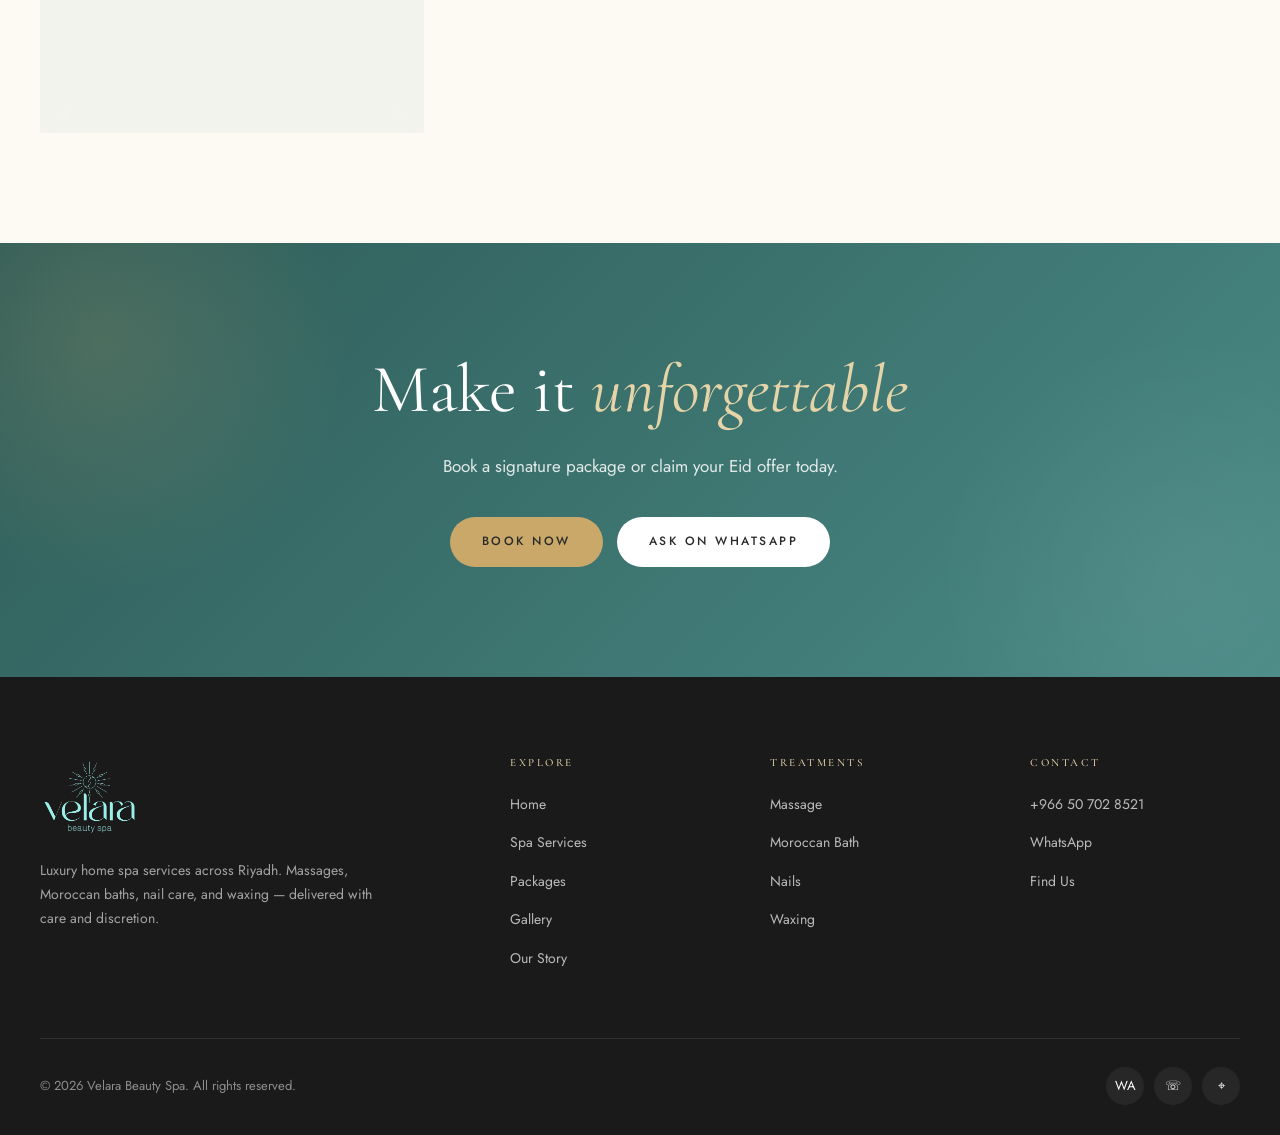
<file: packages.html>
<!DOCTYPE html>
<html lang="en" dir="ltr">
<head>
<meta charset="UTF-8" />
<meta name="viewport" content="width=device-width, initial-scale=1.0" />
<title>Packages & Eid Offers — Velara Beauty Spa</title>
<meta name="description" content="Special Eid pricing and signature packages — Birthday, Bridal, and Lymphatic series." />
<meta name="theme-color" content="#FDFAF3" />

<!-- Canonical & language alternates -->
<link rel="canonical" href="https://velara.beauty/packages" />
<link rel="alternate" hreflang="en" href="https://velara.beauty/packages" />
<link rel="alternate" hreflang="ar" href="https://velara.beauty/packages" />
<link rel="alternate" hreflang="x-default" href="https://velara.beauty/packages" />

<!-- Favicon -->
<link rel="icon" type="image/png" sizes="32x32" href="/favicon.png" />
<link rel="apple-touch-icon" sizes="180x180" href="/apple-touch-icon.png" />

<!-- Open Graph (WhatsApp / Instagram / Facebook link previews) -->
<meta property="og:type" content="website" />
<meta property="og:site_name" content="Velara Beauty Spa" />
<meta property="og:title" content="Packages &amp; Eid Offers — Velara Beauty Spa" />
<meta property="og:description" content="Special Eid pricing and signature packages — Birthday, Bridal, and Lymphatic series." />
<meta property="og:url" content="https://velara.beauty/packages" />
<meta property="og:image" content="https://velara.beauty/og-image.jpg" />
<meta property="og:image:width" content="1200" />
<meta property="og:image:height" content="630" />
<meta property="og:image:alt" content="Velara Beauty Spa" />
<meta property="og:locale" content="en_US" />
<meta property="og:locale:alternate" content="ar_SA" />

<!-- Twitter / X cards -->
<meta name="twitter:card" content="summary_large_image" />
<meta name="twitter:title" content="Packages &amp; Eid Offers — Velara Beauty Spa" />
<meta name="twitter:description" content="Special Eid pricing and signature packages — Birthday, Bridal, and Lymphatic series." />
<meta name="twitter:image" content="https://velara.beauty/og-image.jpg" />
<link rel="preconnect" href="https://fonts.googleapis.com">
<link rel="preconnect" href="https://fonts.gstatic.com" crossorigin>
<link href="https://fonts.googleapis.com/css2?family=Cormorant+Garamond:wght@300;400;500;600;700&family=Jost:wght@300;400;500;600&family=Cairo:wght@300;400;500;600;700&display=swap" rel="stylesheet">
<link rel="stylesheet" href="styles.css">
<!-- TikTok Pixel Code Start -->
<script>
!function (w, d, t) {
  w.TiktokAnalyticsObject=t;var ttq=w[t]=w[t]||[];ttq.methods=["page","track","identify","instances","debug","on","off","once","ready","alias","group","enableCookie","disableCookie","holdConsent","revokeConsent","grantConsent"],ttq.setAndDefer=function(t,e){t[e]=function(){t.push([e].concat(Array.prototype.slice.call(arguments,0)))}};for(var i=0;i<ttq.methods.length;i++)ttq.setAndDefer(ttq,ttq.methods[i]);ttq.instance=function(t){for(
var e=ttq._i[t]||[],n=0;n<ttq.methods.length;n++)ttq.setAndDefer(e,ttq.methods[n]);return e},ttq.load=function(e,n){var r="https://analytics.tiktok.com/i18n/pixel/events.js",o=n&&n.partner;ttq._i=ttq._i||{},ttq._i[e]=[],ttq._i[e]._u=r,ttq._t=ttq._t||{},ttq._t[e]=+new Date,ttq._o=ttq._o||{},ttq._o[e]=n||{};n=document.createElement("script")
;n.type="text/javascript",n.async=!0,n.src=r+"?sdkid="+e+"&lib="+t;e=document.getElementsByTagName("script")[0];e.parentNode.insertBefore(n,e)};
  ttq.load('D80QH9JC77U3FHCPO4S0');
  ttq.page();
}(window, document, 'ttq');
</script>
<!-- TikTok Pixel Code End -->
</head>
<body>

<!-- Floating language toggle -->
<button class="lang-toggle" type="button" aria-label="Switch language" onclick="toggleLang()">
  <span data-en="العربية" data-ar="EN">العربية</span>
</button>

<!-- Header -->
<header class="site-header">
  <div class="header-top">
    <button class="menu-toggle" onclick="toggleMenu()" aria-label="Menu">☰</button>
    <a href="index.html" class="header-logo">
      <img src="images/logo.png" alt="Velara Beauty Spa" width="1560" height="1260" />
    </a>
    <div class="header-actions">
      <a href="#" data-wa-book="generic" class="book-btn" data-en="Book Now" data-ar="احجزي">Book Now</a>
    </div>
  </div>
  <nav class="header-nav">
    <ul class="nav-list">
      <li><a href="index.html" data-page="home" data-en="Home" data-ar="الرئيسية">Home</a></li>
      <li><a href="services.html" data-page="services" data-en="Spa Services" data-ar="الخدمات">Spa Services</a></li>
      <li><a href="massage.html" data-page="massage" data-en="Massage" data-ar="التدليك">Massage</a></li>
      <li><a href="moroccan-bath.html" data-page="moroccan" data-en="Moroccan Bath" data-ar="الحمام المغربي">Moroccan Bath</a></li>
      <li><a href="nails.html" data-page="nails" data-en="Nails" data-ar="الأظافر">Nails</a></li>
      <li><a href="waxing.html" data-page="waxing" data-en="Waxing" data-ar="إزالة الشعر">Waxing</a></li>
      <li><a href="packages.html" data-page="packages" data-en="Packages" data-ar="الباقات">Packages</a></li>
      <li><a href="gallery.html" data-page="gallery" data-en="Gallery" data-ar="المعرض">Gallery</a></li>
      <li><a href="our-story.html" data-page="story" data-en="Our Story" data-ar="قصتنا">Our Story</a></li>
      <li><a href="contact.html" data-page="contact" data-en="Contact" data-ar="تواصل">Contact</a></li>
    </ul>
  </nav>
</header>


<section class="page-banner">
  <div class="container">
    <div class="eyebrow eyebrow-line page-enter" data-en="Packages & Offers" data-ar="الباقات والعروض">Packages & Offers</div>
    <h1 class="page-enter page-enter-d1">
      <span data-en="Curated" data-ar="باقات">Curated</span>
      <em data-en="experiences" data-ar="مختارة">experiences</em>
    </h1>
    <p class="page-enter page-enter-d2" data-en="Signature packages for life's special moments, plus limited-time Eid pricing on our most loved treatments." data-ar="باقات مميزة للحظات الحياة الخاصة، إضافة إلى عروض العيد محدودة المدة على أكثر العلاجات المحبوبة.">Signature packages for life's special moments, plus limited-time Eid pricing on our most loved treatments.</p>
  </div>
</section>

<!-- Signature Packages -->
<section class="section">
  <div class="container">
    <div class="text-center" style="margin-bottom:60px;">
      <div class="eyebrow eyebrow-line reveal" data-en="Signature Packages" data-ar="الباقات المميزة">Signature Packages</div>
      <h2 class="h-section reveal reveal-d1">
        <span data-en="For your" data-ar="للحظاتك">For your</span>
        <em data-en="moments" data-ar="المميزة">moments</em>
      </h2>
    </div>
    <div class="packages-grid" id="signature-packages" style="--card-bg:#fff;"></div>
  </div>
</section>

<!-- Eid Offers (gated by EID_OFFERS_CUTOFF in data.js) -->
<section id="eid-section" class="section packages-section">
  <div class="container">
    <div class="text-center" style="margin-bottom:60px;">
      <div class="eyebrow eyebrow-line reveal" data-en="Eid Special Offers" data-ar="عروض العيد">Eid Special Offers</div>
      <h2 class="h-section reveal reveal-d1">
        <span data-en="Pamper yourself" data-ar="دللي نفسك">Pamper yourself</span>
        <em data-en="this Eid" data-ar="في العيد">this Eid</em>
      </h2>
      <p class="lead reveal reveal-d2" style="margin-top:20px;" data-en="Limited-time Eid pricing on our most loved treatments." data-ar="أسعار العيد لفترة محدودة على أكثر علاجاتنا المحبوبة.">Limited-time Eid pricing on our most loved treatments.</p>
    </div>
    <div class="packages-grid" id="eid-offers"></div>
  </div>
</section>

<section class="section cta-section">
  <div class="container-narrow">
    <h2 class="reveal">
      <span data-en="Make it" data-ar="اجعليها">Make it</span>
      <em data-en="unforgettable" data-ar="لا تُنسى">unforgettable</em>
    </h2>
    <p class="reveal reveal-d1" data-en="Book a signature package or claim your Eid offer today." data-ar="احجزي باقة مميزة أو استفيدي من عرض العيد اليوم.">Book a signature package or claim your Eid offer today.</p>
    <div class="cta-buttons reveal reveal-d2">
      <a href="#" data-wa-book="generic" class="btn btn-gold" data-en="Book Now" data-ar="احجزي">Book Now</a>
      <a href="#" data-wa-book="question" class="btn btn-light" data-en="Ask on WhatsApp" data-ar="استفسري">Ask on WhatsApp</a>
    </div>
  </div>
</section>

<script>
function renderPageContent(lang){
  const sigBadge = lang === 'ar' ? 'باقة مميزة' : 'Signature';
  const featBadge = lang === 'ar' ? 'الأكثر طلباً' : 'Most Loved';
  const eidBadge = lang === 'ar' ? 'عرض العيد' : 'Eid Special';
  const saveLabel = lang === 'ar' ? 'وفّري' : 'Save';
  const bookText = lang === 'ar' ? 'احجزي العرض' : 'Book Package';
  const includesLabel = lang === 'ar' ? 'يشمل:' : 'Includes:';

  const sig = PACKAGES_DATA.filter(p => p.category === 'signature');
  const eid = PACKAGES_DATA.filter(p => p.category === 'eid');

  // Signature packages — light theme variant
  document.getElementById('signature-packages').innerHTML = sig.map(p => {
    const name = lang === 'ar' ? p.ar : p.en;
    const altName = lang === 'ar' ? p.en : p.ar;
    const includes = lang === 'ar' ? p.includes_ar : p.includes_en;
    const featured = p.featured ? 'featured-package' : '';
    const badge = p.featured ? featBadge : sigBadge;
    return `
      <div class="package-card ${featured}" style="background:rgba(74,138,134,0.06);border-color:rgba(74,138,134,0.15);">
        <div class="package-badge" style="background:var(--gold);color:var(--charcoal);">${badge}</div>
        <h3 style="color:var(--charcoal);">${name}</h3>
        <div class="package-arabic" style="color:var(--teal-dark);">${altName}</div>
        <p class="package-includes" style="color:var(--muted);"><strong style="color:var(--charcoal);">${includesLabel}</strong> ${includes}</p>
        <div class="package-pricing">
          <span class="package-price-new" style="color:var(--teal-dark);">${p.newPrice} SR</span>
        </div>
        <a href="${waBook('offer', name, p.newPrice)}" target="_blank" rel="noopener" class="btn btn-primary">${bookText}</a>
      </div>
    `;
  }).join('');

  // Eid offers — gated by EID_OFFERS_CUTOFF (from data.js). Hide the whole section after cutoff.
  const eidSection = document.getElementById('eid-section');
  const eidActive = typeof isEidOffersActive === 'function' ? isEidOffersActive() : true;
  if (!eidActive) {
    if (eidSection) eidSection.style.display = 'none';
  } else {
    if (eidSection) eidSection.style.display = '';
    document.getElementById('eid-offers').innerHTML = eid.map(p => {
      const name = lang === 'ar' ? p.ar : p.en;
      const altName = lang === 'ar' ? p.en : p.ar;
      const save = p.oldPrice - p.newPrice;
      return `
        <div class="package-card">
          <div class="package-badge">${eidBadge}</div>
          <h3>${name}</h3>
          <div class="package-arabic">${altName}</div>
          <div class="package-pricing">
            <span class="package-price-new">${p.newPrice} SR</span>
            <span class="package-price-old">${p.oldPrice} SR</span>
          </div>
          <div class="package-save">${saveLabel} ${save} SR</div>
          <a href="${waBook('offer', name, p.newPrice)}" target="_blank" rel="noopener" class="btn btn-gold">${bookText}</a>
        </div>
      `;
    }).join('');
  }

  document.querySelectorAll('.reveal:not(.in)').forEach(el => setTimeout(()=>el.classList.add('in'), 80));
}
// Initial render is handled by script.js → initLang → setLang → renderPageContent
// (runs on DOMContentLoaded, after data.js has loaded PACKAGES_DATA)
</script>

<!-- Footer -->
<footer>
  <div class="footer-container">
    <div class="footer-grid">
      <div class="footer-brand">
        <a href="index.html" class="footer-logo"><img src="images/logo.png" alt="Velara Beauty Spa" width="1560" height="1260" loading="lazy" /></a>
        <p class="footer-tagline" data-en="Luxury home spa services across Riyadh. Massages, Moroccan baths, nail care, and waxing — delivered with care and discretion." data-ar="خدمات سبا منزلية فاخرة في جميع أنحاء الرياض. تدليك، حمام مغربي، عناية بالأظافر، وإزالة الشعر — تُقدم بعناية ورقي.">Luxury home spa services across Riyadh. Massages, Moroccan baths, nail care, and waxing — delivered with care and discretion.</p>
      </div>
      <div class="footer-col">
        <h4 data-en="Explore" data-ar="استكشفي">Explore</h4>
        <ul>
          <li><a href="index.html" data-en="Home" data-ar="الرئيسية">Home</a></li>
          <li><a href="services.html" data-en="Spa Services" data-ar="الخدمات">Spa Services</a></li>
          <li><a href="packages.html" data-en="Packages" data-ar="الباقات">Packages</a></li>
          <li><a href="gallery.html" data-en="Gallery" data-ar="المعرض">Gallery</a></li>
          <li><a href="our-story.html" data-en="Our Story" data-ar="قصتنا">Our Story</a></li>
        </ul>
      </div>
      <div class="footer-col">
        <h4 data-en="Treatments" data-ar="العلاجات">Treatments</h4>
        <ul>
          <li><a href="massage.html" data-en="Massage" data-ar="التدليك">Massage</a></li>
          <li><a href="moroccan-bath.html" data-en="Moroccan Bath" data-ar="الحمام المغربي">Moroccan Bath</a></li>
          <li><a href="nails.html" data-en="Nails" data-ar="الأظافر">Nails</a></li>
          <li><a href="waxing.html" data-en="Waxing" data-ar="إزالة الشعر">Waxing</a></li>
        </ul>
      </div>
      <div class="footer-col">
        <h4 data-en="Contact" data-ar="تواصل">Contact</h4>
        <ul>
          <li><a href="tel:+966507028521">+966 50 702 8521</a></li>
          <li><a href="#" data-wa-book="question">WhatsApp</a></li>
          <li><a href="https://maps.app.goo.gl/YijaAuDi3qwFzWi97?g_st=iwb" target="_blank" data-en="Find Us" data-ar="موقعنا">Find Us</a></li>

        </ul>
      </div>
    </div>
    <div class="footer-bottom">
      <div data-en="© 2026 Velara Beauty Spa. All rights reserved." data-ar="© 2026 فيلارا بيوتي سبا. جميع الحقوق محفوظة.">© 2026 Velara Beauty Spa. All rights reserved.</div>
      <div class="footer-social">
        <a href="#" data-wa-book="question" aria-label="WhatsApp">WA</a>
        <a href="tel:+966507028521" aria-label="Phone">☏</a>
        <a href="https://maps.app.goo.gl/YijaAuDi3qwFzWi97?g_st=iwb" target="_blank" aria-label="Map">⌖</a>
      </div>
    </div>
  </div>
</footer>

<!-- Floating WhatsApp -->
<a href="#" data-wa-book="generic" class="float-whatsapp" aria-label="Chat on WhatsApp">
  <svg width="30" height="30" viewBox="0 0 24 24" fill="currentColor"><path d="M17.472 14.382c-.297-.149-1.758-.867-2.03-.967-.273-.099-.471-.148-.67.15-.197.297-.767.966-.94 1.164-.173.199-.347.223-.644.075-.297-.15-1.255-.463-2.39-1.475-.883-.788-1.48-1.761-1.653-2.059-.173-.297-.018-.458.13-.606.134-.133.298-.347.446-.52.149-.174.198-.298.298-.497.099-.198.05-.371-.025-.52-.075-.149-.669-1.612-.916-2.207-.242-.579-.487-.5-.669-.51-.173-.008-.371-.01-.57-.01-.198 0-.52.074-.792.372-.272.297-1.04 1.016-1.04 2.479 0 1.462 1.065 2.875 1.213 3.074.149.198 2.096 3.2 5.077 4.487.709.306 1.262.489 1.694.625.712.227 1.36.195 1.871.118.571-.085 1.758-.719 2.006-1.413.248-.694.248-1.289.173-1.413-.074-.124-.272-.198-.57-.347m-5.421 7.403h-.004a9.87 9.87 0 01-5.031-1.378l-.361-.214-3.741.982.998-3.648-.235-.374a9.86 9.86 0 01-1.51-5.26c.001-5.45 4.436-9.884 9.888-9.884 2.64 0 5.122 1.03 6.988 2.898a9.825 9.825 0 012.893 6.994c-.003 5.45-4.437 9.884-9.885 9.884m8.413-18.297A11.815 11.815 0 0012.05 0C5.495 0 .16 5.335.157 11.892c0 2.096.547 4.142 1.588 5.945L.057 24l6.305-1.654a11.882 11.882 0 005.683 1.448h.005c6.554 0 11.89-5.335 11.893-11.893a11.821 11.821 0 00-3.48-8.413z"/></svg>
</a>

<script src="data.js"></script>
<script src="script.js"></script>
<script>setActiveNav('packages');</script>
</body>
</html>
</file>
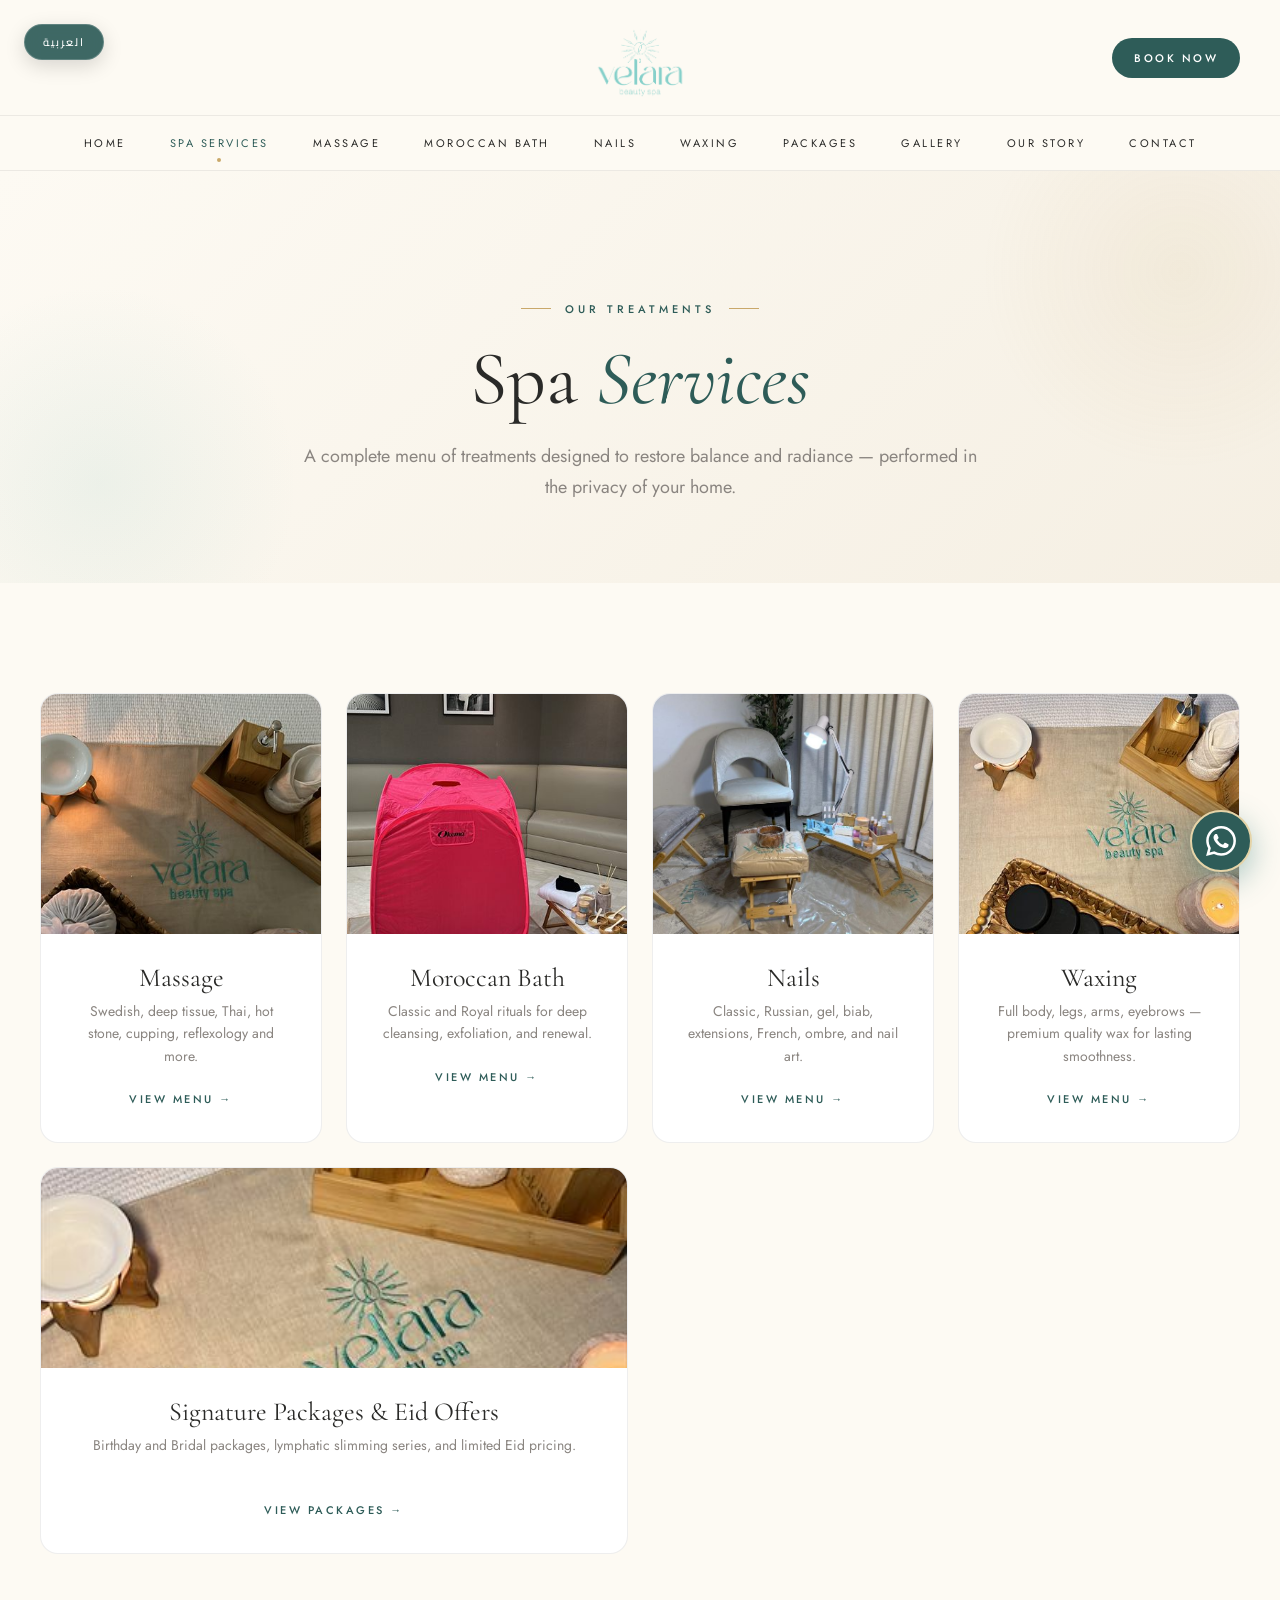
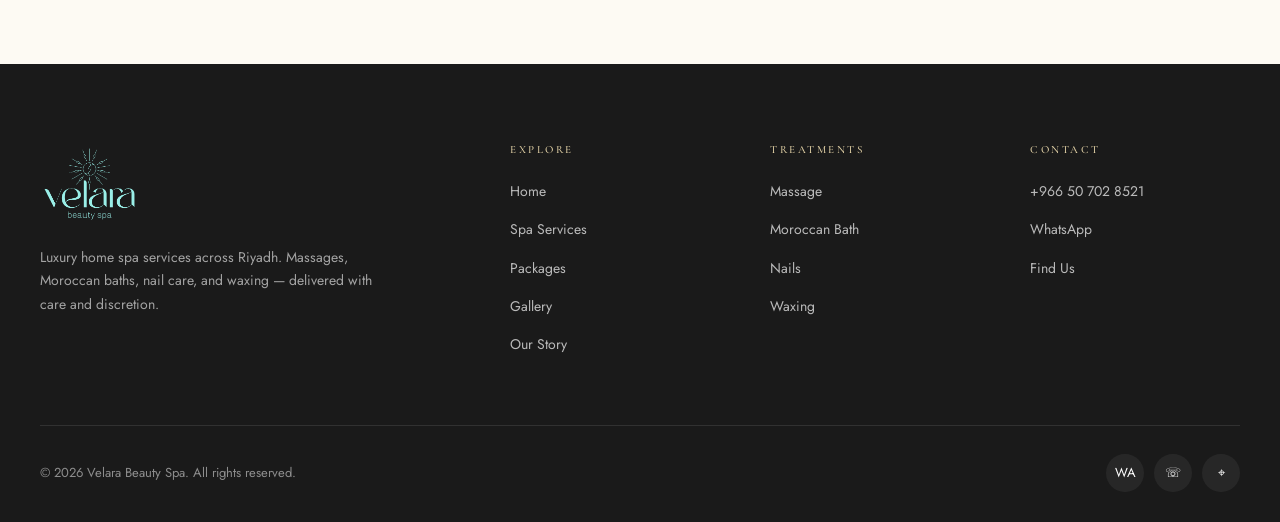
<file: services.html>
<!DOCTYPE html>
<html lang="en" dir="ltr">
<head>
<meta charset="UTF-8" />
<meta name="viewport" content="width=device-width, initial-scale=1.0" />
<title>Spa Services — Velara Beauty Spa</title>
<meta name="description" content="Discover the full menu of Velara Beauty Spa treatments — massage, Moroccan bath, nails, and waxing." />
<meta name="theme-color" content="#FDFAF3" />

<!-- Canonical & language alternates -->
<link rel="canonical" href="https://velara.beauty/services" />
<link rel="alternate" hreflang="en" href="https://velara.beauty/services" />
<link rel="alternate" hreflang="ar" href="https://velara.beauty/services" />
<link rel="alternate" hreflang="x-default" href="https://velara.beauty/services" />

<!-- Favicon -->
<link rel="icon" type="image/png" sizes="32x32" href="/favicon.png" />
<link rel="apple-touch-icon" sizes="180x180" href="/apple-touch-icon.png" />

<!-- Open Graph (WhatsApp / Instagram / Facebook link previews) -->
<meta property="og:type" content="website" />
<meta property="og:site_name" content="Velara Beauty Spa" />
<meta property="og:title" content="Spa Services — Velara Beauty Spa" />
<meta property="og:description" content="Discover the full menu of Velara Beauty Spa treatments — massage, Moroccan bath, nails, and waxing." />
<meta property="og:url" content="https://velara.beauty/services" />
<meta property="og:image" content="https://velara.beauty/og-image.jpg" />
<meta property="og:image:width" content="1200" />
<meta property="og:image:height" content="630" />
<meta property="og:image:alt" content="Velara Beauty Spa" />
<meta property="og:locale" content="en_US" />
<meta property="og:locale:alternate" content="ar_SA" />

<!-- Twitter / X cards -->
<meta name="twitter:card" content="summary_large_image" />
<meta name="twitter:title" content="Spa Services — Velara Beauty Spa" />
<meta name="twitter:description" content="Discover the full menu of Velara Beauty Spa treatments — massage, Moroccan bath, nails, and waxing." />
<meta name="twitter:image" content="https://velara.beauty/og-image.jpg" />
<link rel="preconnect" href="https://fonts.googleapis.com">
<link rel="preconnect" href="https://fonts.gstatic.com" crossorigin>
<link href="https://fonts.googleapis.com/css2?family=Cormorant+Garamond:wght@300;400;500;600;700&family=Jost:wght@300;400;500;600&family=Cairo:wght@300;400;500;600;700&display=swap" rel="stylesheet">
<link rel="stylesheet" href="styles.css">
<!-- TikTok Pixel Code Start -->
<script>
!function (w, d, t) {
  w.TiktokAnalyticsObject=t;var ttq=w[t]=w[t]||[];ttq.methods=["page","track","identify","instances","debug","on","off","once","ready","alias","group","enableCookie","disableCookie","holdConsent","revokeConsent","grantConsent"],ttq.setAndDefer=function(t,e){t[e]=function(){t.push([e].concat(Array.prototype.slice.call(arguments,0)))}};for(var i=0;i<ttq.methods.length;i++)ttq.setAndDefer(ttq,ttq.methods[i]);ttq.instance=function(t){for(
var e=ttq._i[t]||[],n=0;n<ttq.methods.length;n++)ttq.setAndDefer(e,ttq.methods[n]);return e},ttq.load=function(e,n){var r="https://analytics.tiktok.com/i18n/pixel/events.js",o=n&&n.partner;ttq._i=ttq._i||{},ttq._i[e]=[],ttq._i[e]._u=r,ttq._t=ttq._t||{},ttq._t[e]=+new Date,ttq._o=ttq._o||{},ttq._o[e]=n||{};n=document.createElement("script")
;n.type="text/javascript",n.async=!0,n.src=r+"?sdkid="+e+"&lib="+t;e=document.getElementsByTagName("script")[0];e.parentNode.insertBefore(n,e)};
  ttq.load('D80QH9JC77U3FHCPO4S0');
  ttq.page();
}(window, document, 'ttq');
</script>
<!-- TikTok Pixel Code End -->
</head>
<body>

<!-- Floating language toggle -->
<button class="lang-toggle" type="button" aria-label="Switch language" onclick="toggleLang()">
  <span data-en="العربية" data-ar="EN">العربية</span>
</button>

<!-- Header -->
<header class="site-header">
  <div class="header-top">
    <button class="menu-toggle" onclick="toggleMenu()" aria-label="Menu">☰</button>
    <a href="index.html" class="header-logo">
      <img src="images/logo.png" alt="Velara Beauty Spa" width="1560" height="1260" />
    </a>
    <div class="header-actions">
      <a href="#" data-wa-book="generic" class="book-btn" data-en="Book Now" data-ar="احجزي">Book Now</a>
    </div>
  </div>
  <nav class="header-nav">
    <ul class="nav-list">
      <li><a href="index.html" data-page="home" data-en="Home" data-ar="الرئيسية">Home</a></li>
      <li><a href="services.html" data-page="services" data-en="Spa Services" data-ar="الخدمات">Spa Services</a></li>
      <li><a href="massage.html" data-page="massage" data-en="Massage" data-ar="التدليك">Massage</a></li>
      <li><a href="moroccan-bath.html" data-page="moroccan" data-en="Moroccan Bath" data-ar="الحمام المغربي">Moroccan Bath</a></li>
      <li><a href="nails.html" data-page="nails" data-en="Nails" data-ar="الأظافر">Nails</a></li>
      <li><a href="waxing.html" data-page="waxing" data-en="Waxing" data-ar="إزالة الشعر">Waxing</a></li>
      <li><a href="packages.html" data-page="packages" data-en="Packages" data-ar="الباقات">Packages</a></li>
      <li><a href="gallery.html" data-page="gallery" data-en="Gallery" data-ar="المعرض">Gallery</a></li>
      <li><a href="our-story.html" data-page="story" data-en="Our Story" data-ar="قصتنا">Our Story</a></li>
      <li><a href="contact.html" data-page="contact" data-en="Contact" data-ar="تواصل">Contact</a></li>
    </ul>
  </nav>
</header>


<section class="page-banner">
  <div class="container">
    <div class="eyebrow eyebrow-line page-enter" data-en="Our Treatments" data-ar="علاجاتنا">Our Treatments</div>
    <h1 class="page-enter page-enter-d1">
      <span data-en="Spa" data-ar="خدمات">Spa</span>
      <em data-en="Services" data-ar="السبا">Services</em>
    </h1>
    <p class="page-enter page-enter-d2" data-en="A complete menu of treatments designed to restore balance and radiance — performed in the privacy of your home." data-ar="قائمة كاملة من العلاجات المصممة لاستعادة التوازن والإشراق — تُقدم في خصوصية منزلك.">A complete menu of treatments designed to restore balance and radiance — performed in the privacy of your home.</p>
  </div>
</section>

<section class="section">
  <div class="container">
    <div class="category-grid">
      <a href="massage.html" class="category-card reveal">
        <div class="category-image"><img src="images/g1.jpeg" alt="Massage" width="394" height="700" loading="lazy" /></div>
        <div class="category-body">
          <h3 data-en="Massage" data-ar="التدليك">Massage</h3>
          <p data-en="Swedish, deep tissue, Thai, hot stone, cupping, reflexology and more." data-ar="سويدي، أنسجة عميقة، تايلندي، حجارة ساخنة، كاسات هواء، انعكاسي والمزيد.">Swedish, deep tissue, Thai, hot stone, cupping, reflexology and more.</p>
          <span class="category-link" data-en="View Menu →" data-ar="عرض القائمة →">View Menu →</span>
        </div>
      </a>
      <a href="moroccan-bath.html" class="category-card reveal reveal-d1">
        <div class="category-image"><img src="images/g4.jpeg" alt="Moroccan Bath" width="394" height="700" loading="lazy" /></div>
        <div class="category-body">
          <h3 data-en="Moroccan Bath" data-ar="الحمام المغربي">Moroccan Bath</h3>
          <p data-en="Classic and Royal rituals for deep cleansing, exfoliation, and renewal." data-ar="طقوس كلاسيكية وملكية للتنظيف العميق والتقشير والتجديد.">Classic and Royal rituals for deep cleansing, exfoliation, and renewal.</p>
          <span class="category-link" data-en="View Menu →" data-ar="عرض القائمة →">View Menu →</span>
        </div>
      </a>
      <a href="nails.html" class="category-card reveal reveal-d2">
        <div class="category-image"><img src="images/g3.jpeg" alt="Nails" width="900" height="523" loading="lazy" /></div>
        <div class="category-body">
          <h3 data-en="Nails" data-ar="الأظافر">Nails</h3>
          <p data-en="Classic, Russian, gel, biab, extensions, French, ombre, and nail art." data-ar="كلاسيك، روسي، جل، بياب، تطويل، فرنش، أومبري، ورسم.">Classic, Russian, gel, biab, extensions, French, ombre, and nail art.</p>
          <span class="category-link" data-en="View Menu →" data-ar="عرض القائمة →">View Menu →</span>
        </div>
      </a>
      <a href="waxing.html" class="category-card reveal reveal-d3">
        <div class="category-image"><img src="images/g7.jpeg" alt="Waxing" width="394" height="700" loading="lazy" /></div>
        <div class="category-body">
          <h3 data-en="Waxing" data-ar="إزالة الشعر">Waxing</h3>
          <p data-en="Full body, legs, arms, eyebrows — premium quality wax for lasting smoothness." data-ar="كامل الجسم، أرجل، أيدي، حواجب — شمع عالي الجودة لنعومة دائمة.">Full body, legs, arms, eyebrows — premium quality wax for lasting smoothness.</p>
          <span class="category-link" data-en="View Menu →" data-ar="عرض القائمة →">View Menu →</span>
        </div>
      </a>
      <a href="packages.html" class="category-card reveal reveal-d4" style="grid-column:span 2;">
        <div class="category-image" style="height:200px;"><img src="images/g5.jpeg" alt="Packages" width="394" height="700" loading="lazy" /></div>
        <div class="category-body">
          <h3 data-en="Signature Packages & Eid Offers" data-ar="الباقات المميزة وعروض العيد">Signature Packages & Eid Offers</h3>
          <p data-en="Birthday and Bridal packages, lymphatic slimming series, and limited Eid pricing." data-ar="باقات عيد الميلاد والعروس، جلسات ليمفاوية، وعروض العيد محدودة المدة.">Birthday and Bridal packages, lymphatic slimming series, and limited Eid pricing.</p>
          <span class="category-link" data-en="View Packages →" data-ar="عرض الباقات →">View Packages →</span>
        </div>
      </a>
    </div>
  </div>
</section>

<!-- Footer -->
<footer>
  <div class="footer-container">
    <div class="footer-grid">
      <div class="footer-brand">
        <a href="index.html" class="footer-logo"><img src="images/logo.png" alt="Velara Beauty Spa" width="1560" height="1260" loading="lazy" /></a>
        <p class="footer-tagline" data-en="Luxury home spa services across Riyadh. Massages, Moroccan baths, nail care, and waxing — delivered with care and discretion." data-ar="خدمات سبا منزلية فاخرة في جميع أنحاء الرياض. تدليك، حمام مغربي، عناية بالأظافر، وإزالة الشعر — تُقدم بعناية ورقي.">Luxury home spa services across Riyadh. Massages, Moroccan baths, nail care, and waxing — delivered with care and discretion.</p>
      </div>
      <div class="footer-col">
        <h4 data-en="Explore" data-ar="استكشفي">Explore</h4>
        <ul>
          <li><a href="index.html" data-en="Home" data-ar="الرئيسية">Home</a></li>
          <li><a href="services.html" data-en="Spa Services" data-ar="الخدمات">Spa Services</a></li>
          <li><a href="packages.html" data-en="Packages" data-ar="الباقات">Packages</a></li>
          <li><a href="gallery.html" data-en="Gallery" data-ar="المعرض">Gallery</a></li>
          <li><a href="our-story.html" data-en="Our Story" data-ar="قصتنا">Our Story</a></li>
        </ul>
      </div>
      <div class="footer-col">
        <h4 data-en="Treatments" data-ar="العلاجات">Treatments</h4>
        <ul>
          <li><a href="massage.html" data-en="Massage" data-ar="التدليك">Massage</a></li>
          <li><a href="moroccan-bath.html" data-en="Moroccan Bath" data-ar="الحمام المغربي">Moroccan Bath</a></li>
          <li><a href="nails.html" data-en="Nails" data-ar="الأظافر">Nails</a></li>
          <li><a href="waxing.html" data-en="Waxing" data-ar="إزالة الشعر">Waxing</a></li>
        </ul>
      </div>
      <div class="footer-col">
        <h4 data-en="Contact" data-ar="تواصل">Contact</h4>
        <ul>
          <li><a href="tel:+966507028521">+966 50 702 8521</a></li>
          <li><a href="#" data-wa-book="question">WhatsApp</a></li>
          <li><a href="https://maps.app.goo.gl/YijaAuDi3qwFzWi97?g_st=iwb" target="_blank" data-en="Find Us" data-ar="موقعنا">Find Us</a></li>

        </ul>
      </div>
    </div>
    <div class="footer-bottom">
      <div data-en="© 2026 Velara Beauty Spa. All rights reserved." data-ar="© 2026 فيلارا بيوتي سبا. جميع الحقوق محفوظة.">© 2026 Velara Beauty Spa. All rights reserved.</div>
      <div class="footer-social">
        <a href="#" data-wa-book="question" aria-label="WhatsApp">WA</a>
        <a href="tel:+966507028521" aria-label="Phone">☏</a>
        <a href="https://maps.app.goo.gl/YijaAuDi3qwFzWi97?g_st=iwb" target="_blank" aria-label="Map">⌖</a>
      </div>
    </div>
  </div>
</footer>

<!-- Floating WhatsApp -->
<a href="#" data-wa-book="generic" class="float-whatsapp" aria-label="Chat on WhatsApp">
  <svg width="30" height="30" viewBox="0 0 24 24" fill="currentColor"><path d="M17.472 14.382c-.297-.149-1.758-.867-2.03-.967-.273-.099-.471-.148-.67.15-.197.297-.767.966-.94 1.164-.173.199-.347.223-.644.075-.297-.15-1.255-.463-2.39-1.475-.883-.788-1.48-1.761-1.653-2.059-.173-.297-.018-.458.13-.606.134-.133.298-.347.446-.52.149-.174.198-.298.298-.497.099-.198.05-.371-.025-.52-.075-.149-.669-1.612-.916-2.207-.242-.579-.487-.5-.669-.51-.173-.008-.371-.01-.57-.01-.198 0-.52.074-.792.372-.272.297-1.04 1.016-1.04 2.479 0 1.462 1.065 2.875 1.213 3.074.149.198 2.096 3.2 5.077 4.487.709.306 1.262.489 1.694.625.712.227 1.36.195 1.871.118.571-.085 1.758-.719 2.006-1.413.248-.694.248-1.289.173-1.413-.074-.124-.272-.198-.57-.347m-5.421 7.403h-.004a9.87 9.87 0 01-5.031-1.378l-.361-.214-3.741.982.998-3.648-.235-.374a9.86 9.86 0 01-1.51-5.26c.001-5.45 4.436-9.884 9.888-9.884 2.64 0 5.122 1.03 6.988 2.898a9.825 9.825 0 012.893 6.994c-.003 5.45-4.437 9.884-9.885 9.884m8.413-18.297A11.815 11.815 0 0012.05 0C5.495 0 .16 5.335.157 11.892c0 2.096.547 4.142 1.588 5.945L.057 24l6.305-1.654a11.882 11.882 0 005.683 1.448h.005c6.554 0 11.89-5.335 11.893-11.893a11.821 11.821 0 00-3.48-8.413z"/></svg>
</a>

<script src="data.js"></script>
<script src="script.js"></script>
<script>setActiveNav('services');</script>
</body>
</html>
</file>
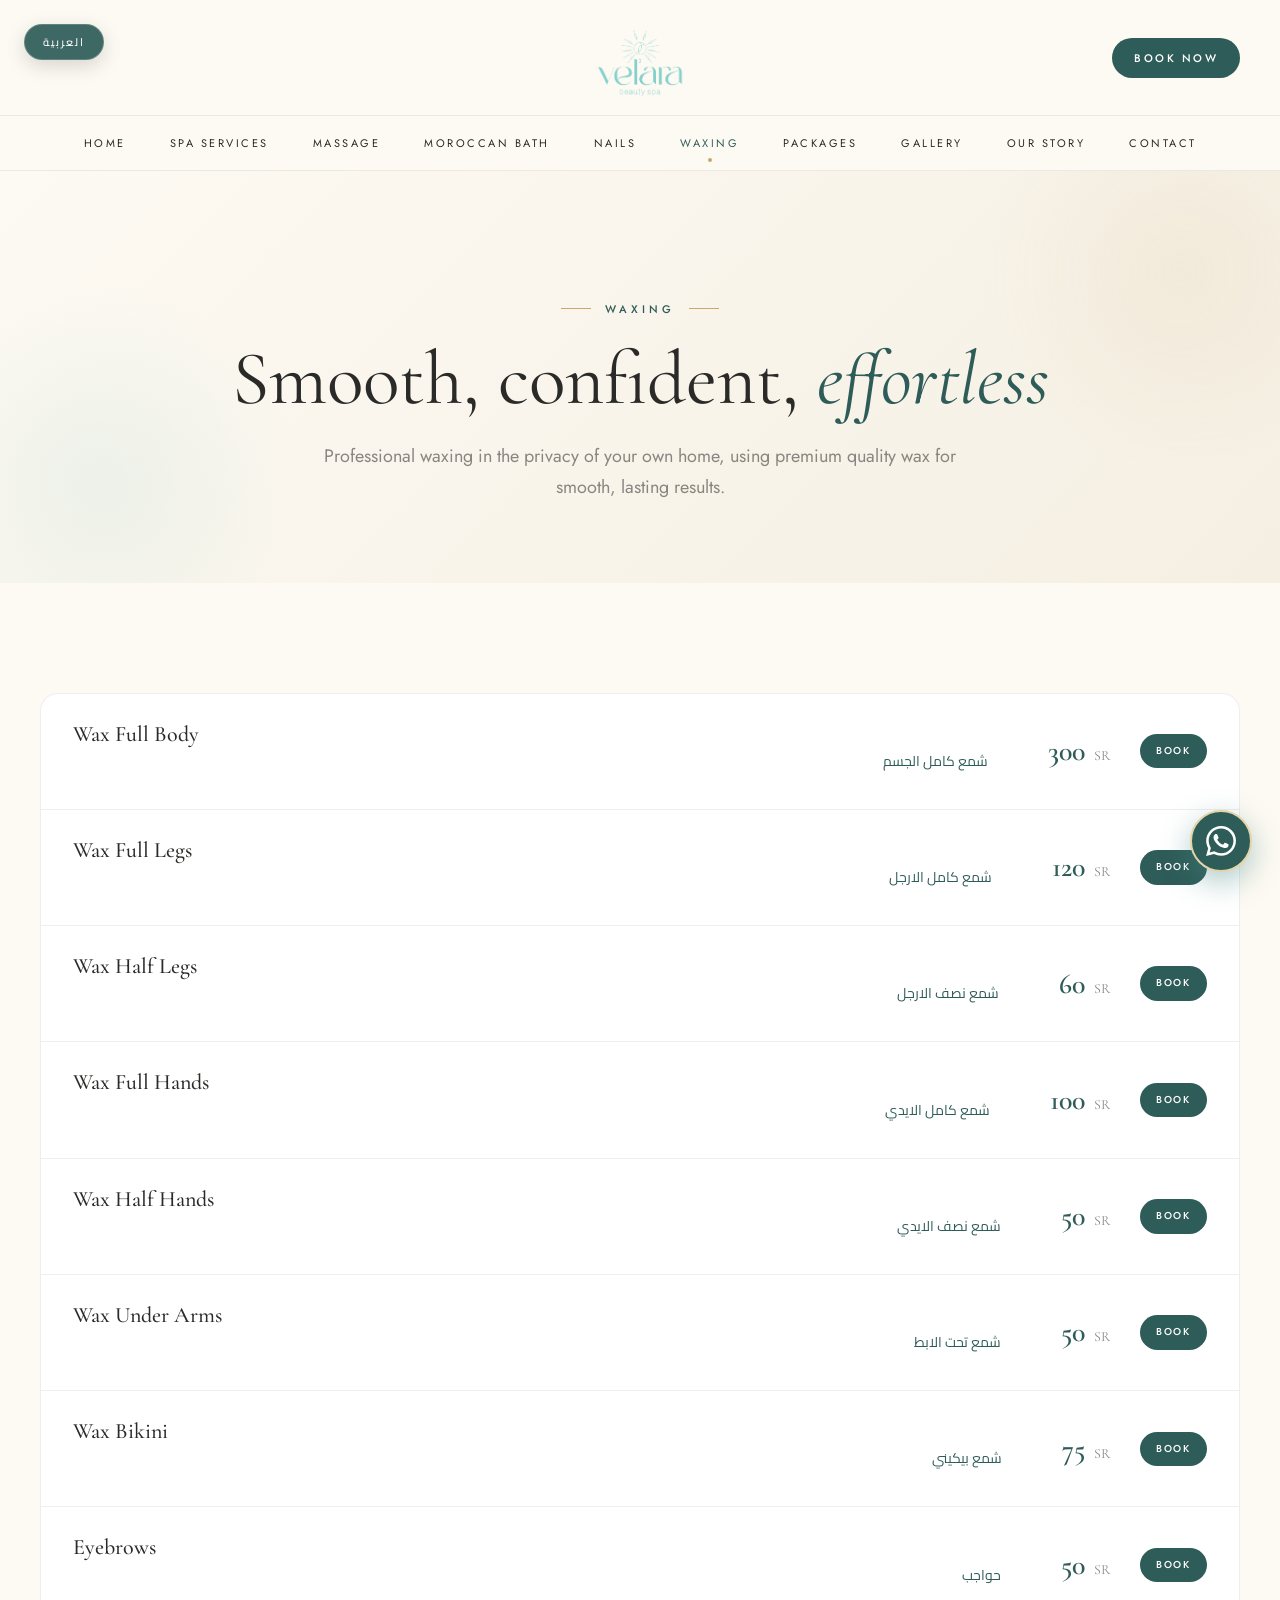
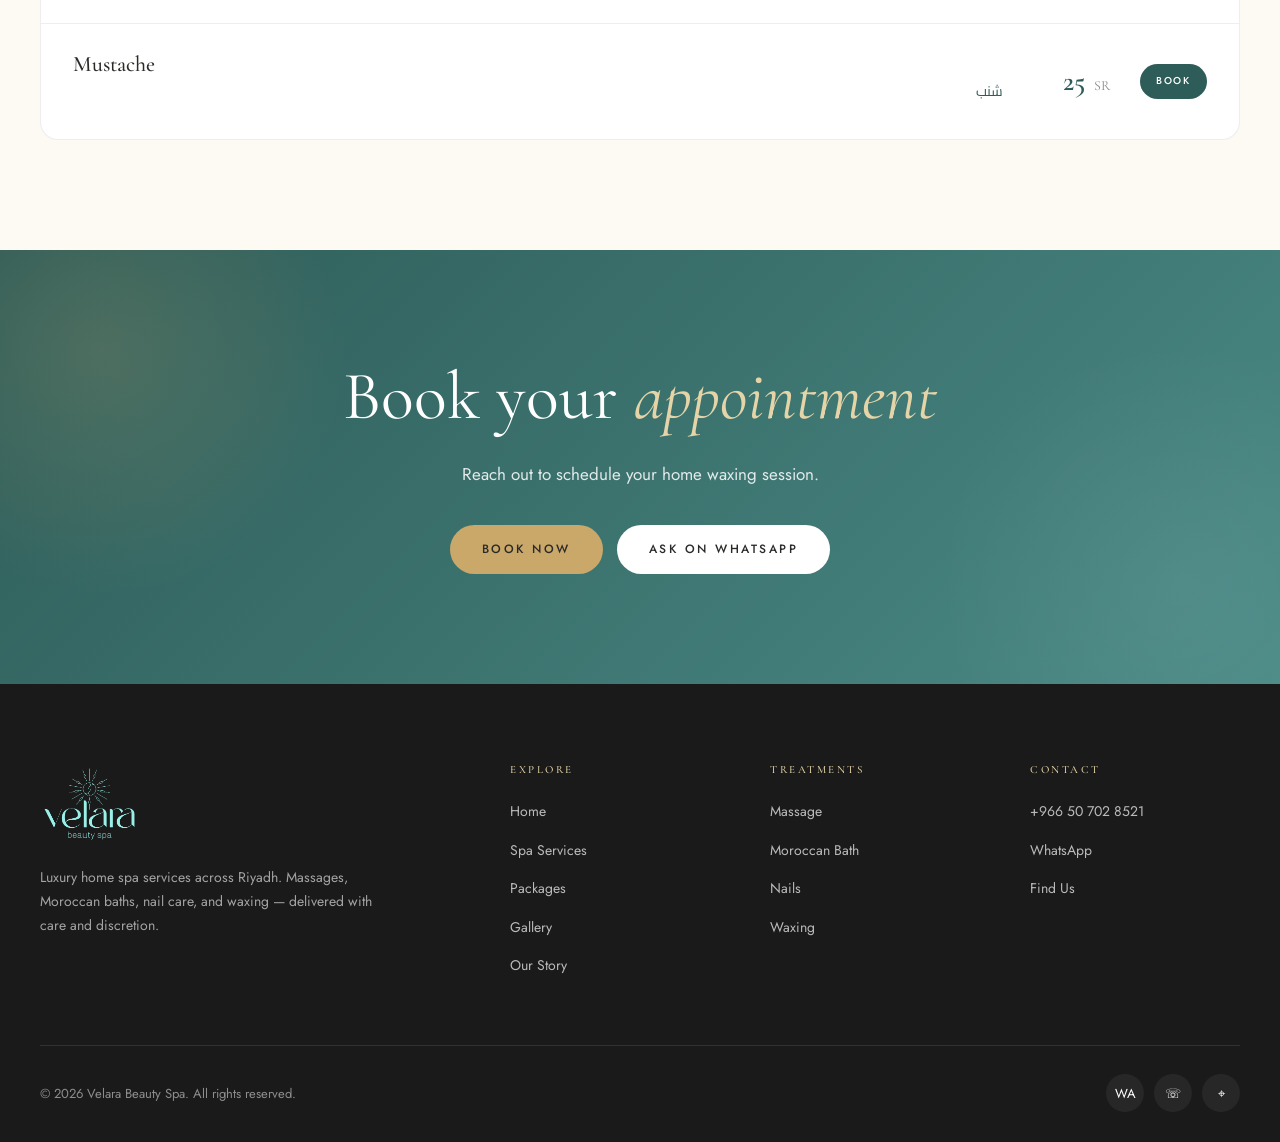
<file: waxing.html>
<!DOCTYPE html>
<html lang="en" dir="ltr">
<head>
<meta charset="UTF-8" />
<meta name="viewport" content="width=device-width, initial-scale=1.0" />
<title>Waxing Services — Velara Beauty Spa</title>
<meta name="description" content="Professional at-home waxing — full body, legs, arms, eyebrows, and more." />
<meta name="theme-color" content="#FDFAF3" />

<!-- Canonical & language alternates -->
<link rel="canonical" href="https://velara.beauty/waxing" />
<link rel="alternate" hreflang="en" href="https://velara.beauty/waxing" />
<link rel="alternate" hreflang="ar" href="https://velara.beauty/waxing" />
<link rel="alternate" hreflang="x-default" href="https://velara.beauty/waxing" />

<!-- Favicon -->
<link rel="icon" type="image/png" sizes="32x32" href="/favicon.png" />
<link rel="apple-touch-icon" sizes="180x180" href="/apple-touch-icon.png" />

<!-- Open Graph (WhatsApp / Instagram / Facebook link previews) -->
<meta property="og:type" content="website" />
<meta property="og:site_name" content="Velara Beauty Spa" />
<meta property="og:title" content="Waxing Services — Velara Beauty Spa" />
<meta property="og:description" content="Professional at-home waxing — full body, legs, arms, eyebrows, and more." />
<meta property="og:url" content="https://velara.beauty/waxing" />
<meta property="og:image" content="https://velara.beauty/og-image.jpg" />
<meta property="og:image:width" content="1200" />
<meta property="og:image:height" content="630" />
<meta property="og:image:alt" content="Velara Beauty Spa" />
<meta property="og:locale" content="en_US" />
<meta property="og:locale:alternate" content="ar_SA" />

<!-- Twitter / X cards -->
<meta name="twitter:card" content="summary_large_image" />
<meta name="twitter:title" content="Waxing Services — Velara Beauty Spa" />
<meta name="twitter:description" content="Professional at-home waxing — full body, legs, arms, eyebrows, and more." />
<meta name="twitter:image" content="https://velara.beauty/og-image.jpg" />
<link rel="preconnect" href="https://fonts.googleapis.com">
<link rel="preconnect" href="https://fonts.gstatic.com" crossorigin>
<link href="https://fonts.googleapis.com/css2?family=Cormorant+Garamond:wght@300;400;500;600;700&family=Jost:wght@300;400;500;600&family=Cairo:wght@300;400;500;600;700&display=swap" rel="stylesheet">
<link rel="stylesheet" href="styles.css">
<!-- TikTok Pixel Code Start -->
<script>
!function (w, d, t) {
  w.TiktokAnalyticsObject=t;var ttq=w[t]=w[t]||[];ttq.methods=["page","track","identify","instances","debug","on","off","once","ready","alias","group","enableCookie","disableCookie","holdConsent","revokeConsent","grantConsent"],ttq.setAndDefer=function(t,e){t[e]=function(){t.push([e].concat(Array.prototype.slice.call(arguments,0)))}};for(var i=0;i<ttq.methods.length;i++)ttq.setAndDefer(ttq,ttq.methods[i]);ttq.instance=function(t){for(
var e=ttq._i[t]||[],n=0;n<ttq.methods.length;n++)ttq.setAndDefer(e,ttq.methods[n]);return e},ttq.load=function(e,n){var r="https://analytics.tiktok.com/i18n/pixel/events.js",o=n&&n.partner;ttq._i=ttq._i||{},ttq._i[e]=[],ttq._i[e]._u=r,ttq._t=ttq._t||{},ttq._t[e]=+new Date,ttq._o=ttq._o||{},ttq._o[e]=n||{};n=document.createElement("script")
;n.type="text/javascript",n.async=!0,n.src=r+"?sdkid="+e+"&lib="+t;e=document.getElementsByTagName("script")[0];e.parentNode.insertBefore(n,e)};
  ttq.load('D80QH9JC77U3FHCPO4S0');
  ttq.page();
}(window, document, 'ttq');
</script>
<!-- TikTok Pixel Code End -->
</head>
<body>

<!-- Floating language toggle -->
<button class="lang-toggle" type="button" aria-label="Switch language" onclick="toggleLang()">
  <span data-en="العربية" data-ar="EN">العربية</span>
</button>

<!-- Header -->
<header class="site-header">
  <div class="header-top">
    <button class="menu-toggle" onclick="toggleMenu()" aria-label="Menu">☰</button>
    <a href="index.html" class="header-logo">
      <img src="images/logo.png" alt="Velara Beauty Spa" width="1560" height="1260" />
    </a>
    <div class="header-actions">
      <a href="#" data-wa-book="generic" class="book-btn" data-en="Book Now" data-ar="احجزي">Book Now</a>
    </div>
  </div>
  <nav class="header-nav">
    <ul class="nav-list">
      <li><a href="index.html" data-page="home" data-en="Home" data-ar="الرئيسية">Home</a></li>
      <li><a href="services.html" data-page="services" data-en="Spa Services" data-ar="الخدمات">Spa Services</a></li>
      <li><a href="massage.html" data-page="massage" data-en="Massage" data-ar="التدليك">Massage</a></li>
      <li><a href="moroccan-bath.html" data-page="moroccan" data-en="Moroccan Bath" data-ar="الحمام المغربي">Moroccan Bath</a></li>
      <li><a href="nails.html" data-page="nails" data-en="Nails" data-ar="الأظافر">Nails</a></li>
      <li><a href="waxing.html" data-page="waxing" data-en="Waxing" data-ar="إزالة الشعر">Waxing</a></li>
      <li><a href="packages.html" data-page="packages" data-en="Packages" data-ar="الباقات">Packages</a></li>
      <li><a href="gallery.html" data-page="gallery" data-en="Gallery" data-ar="المعرض">Gallery</a></li>
      <li><a href="our-story.html" data-page="story" data-en="Our Story" data-ar="قصتنا">Our Story</a></li>
      <li><a href="contact.html" data-page="contact" data-en="Contact" data-ar="تواصل">Contact</a></li>
    </ul>
  </nav>
</header>


<section class="page-banner">
  <div class="container">
    <div class="eyebrow eyebrow-line page-enter" data-en="Waxing" data-ar="إزالة الشعر">Waxing</div>
    <h1 class="page-enter page-enter-d1">
      <span data-en="Smooth, confident," data-ar="ناعمة، واثقة،">Smooth, confident,</span>
      <em data-en="effortless" data-ar="بلا جهد">effortless</em>
    </h1>
    <p class="page-enter page-enter-d2" data-en="Professional waxing in the privacy of your own home, using premium quality wax for smooth, lasting results." data-ar="إزالة شعر احترافية في خصوصية منزلك، باستخدام شمع عالي الجودة لنتائج ناعمة وطويلة الأمد.">Professional waxing in the privacy of your own home, using premium quality wax for smooth, lasting results.</p>
  </div>
</section>

<section class="section">
  <div class="container">
    <div class="service-list reveal" id="waxing-list"></div>
  </div>
</section>

<section class="section cta-section">
  <div class="container-narrow">
    <h2 class="reveal">
      <span data-en="Book your" data-ar="احجزي">Book your</span>
      <em data-en="appointment" data-ar="موعدك">appointment</em>
    </h2>
    <p class="reveal reveal-d1" data-en="Reach out to schedule your home waxing session." data-ar="تواصلي معنا لجدولة جلستك المنزلية.">Reach out to schedule your home waxing session.</p>
    <div class="cta-buttons reveal reveal-d2">
      <a href="#" data-wa-book="category" data-wa-category="waxing" class="btn btn-gold" data-en="Book Now" data-ar="احجزي">Book Now</a>
      <a href="#" data-wa-book="question" class="btn btn-light" data-en="Ask on WhatsApp" data-ar="استفسري">Ask on WhatsApp</a>
    </div>
  </div>
</section>

<script>
function renderPageContent(lang){
  const list = document.getElementById('waxing-list');
  const bookText = lang === 'ar' ? 'احجزي' : 'Book';

  list.innerHTML = SERVICES_DATA.waxing.items.map(s => {
    const name = lang === 'ar' ? s.ar : s.en;
    const altName = lang === 'ar' ? s.en : s.ar;
    return `
      <div class="service-row">
        <div class="service-info">
          <h4>${name}</h4>
          <div class="arabic">${altName}</div>
        </div>
        <div></div>
        <div class="service-price">${s.price} <small>SR</small></div>
        <div class="service-actions">
          <a href="${waBook('treatment', name, s.price)}" target="_blank" rel="noopener" class="btn-mini btn-book">${bookText}</a>
        </div>
      </div>
    `;
  }).join('');
}
// Initial render is handled by script.js → initLang → setLang → renderPageContent
// (runs on DOMContentLoaded, after data.js has loaded SERVICES_DATA)
</script>

<!-- Footer -->
<footer>
  <div class="footer-container">
    <div class="footer-grid">
      <div class="footer-brand">
        <a href="index.html" class="footer-logo"><img src="images/logo.png" alt="Velara Beauty Spa" width="1560" height="1260" loading="lazy" /></a>
        <p class="footer-tagline" data-en="Luxury home spa services across Riyadh. Massages, Moroccan baths, nail care, and waxing — delivered with care and discretion." data-ar="خدمات سبا منزلية فاخرة في جميع أنحاء الرياض. تدليك، حمام مغربي، عناية بالأظافر، وإزالة الشعر — تُقدم بعناية ورقي.">Luxury home spa services across Riyadh. Massages, Moroccan baths, nail care, and waxing — delivered with care and discretion.</p>
      </div>
      <div class="footer-col">
        <h4 data-en="Explore" data-ar="استكشفي">Explore</h4>
        <ul>
          <li><a href="index.html" data-en="Home" data-ar="الرئيسية">Home</a></li>
          <li><a href="services.html" data-en="Spa Services" data-ar="الخدمات">Spa Services</a></li>
          <li><a href="packages.html" data-en="Packages" data-ar="الباقات">Packages</a></li>
          <li><a href="gallery.html" data-en="Gallery" data-ar="المعرض">Gallery</a></li>
          <li><a href="our-story.html" data-en="Our Story" data-ar="قصتنا">Our Story</a></li>
        </ul>
      </div>
      <div class="footer-col">
        <h4 data-en="Treatments" data-ar="العلاجات">Treatments</h4>
        <ul>
          <li><a href="massage.html" data-en="Massage" data-ar="التدليك">Massage</a></li>
          <li><a href="moroccan-bath.html" data-en="Moroccan Bath" data-ar="الحمام المغربي">Moroccan Bath</a></li>
          <li><a href="nails.html" data-en="Nails" data-ar="الأظافر">Nails</a></li>
          <li><a href="waxing.html" data-en="Waxing" data-ar="إزالة الشعر">Waxing</a></li>
        </ul>
      </div>
      <div class="footer-col">
        <h4 data-en="Contact" data-ar="تواصل">Contact</h4>
        <ul>
          <li><a href="tel:+966507028521">+966 50 702 8521</a></li>
          <li><a href="#" data-wa-book="question">WhatsApp</a></li>
          <li><a href="https://maps.app.goo.gl/YijaAuDi3qwFzWi97?g_st=iwb" target="_blank" data-en="Find Us" data-ar="موقعنا">Find Us</a></li>

        </ul>
      </div>
    </div>
    <div class="footer-bottom">
      <div data-en="© 2026 Velara Beauty Spa. All rights reserved." data-ar="© 2026 فيلارا بيوتي سبا. جميع الحقوق محفوظة.">© 2026 Velara Beauty Spa. All rights reserved.</div>
      <div class="footer-social">
        <a href="#" data-wa-book="question" aria-label="WhatsApp">WA</a>
        <a href="tel:+966507028521" aria-label="Phone">☏</a>
        <a href="https://maps.app.goo.gl/YijaAuDi3qwFzWi97?g_st=iwb" target="_blank" aria-label="Map">⌖</a>
      </div>
    </div>
  </div>
</footer>

<!-- Floating WhatsApp -->
<a href="#" data-wa-book="generic" class="float-whatsapp" aria-label="Chat on WhatsApp">
  <svg width="30" height="30" viewBox="0 0 24 24" fill="currentColor"><path d="M17.472 14.382c-.297-.149-1.758-.867-2.03-.967-.273-.099-.471-.148-.67.15-.197.297-.767.966-.94 1.164-.173.199-.347.223-.644.075-.297-.15-1.255-.463-2.39-1.475-.883-.788-1.48-1.761-1.653-2.059-.173-.297-.018-.458.13-.606.134-.133.298-.347.446-.52.149-.174.198-.298.298-.497.099-.198.05-.371-.025-.52-.075-.149-.669-1.612-.916-2.207-.242-.579-.487-.5-.669-.51-.173-.008-.371-.01-.57-.01-.198 0-.52.074-.792.372-.272.297-1.04 1.016-1.04 2.479 0 1.462 1.065 2.875 1.213 3.074.149.198 2.096 3.2 5.077 4.487.709.306 1.262.489 1.694.625.712.227 1.36.195 1.871.118.571-.085 1.758-.719 2.006-1.413.248-.694.248-1.289.173-1.413-.074-.124-.272-.198-.57-.347m-5.421 7.403h-.004a9.87 9.87 0 01-5.031-1.378l-.361-.214-3.741.982.998-3.648-.235-.374a9.86 9.86 0 01-1.51-5.26c.001-5.45 4.436-9.884 9.888-9.884 2.64 0 5.122 1.03 6.988 2.898a9.825 9.825 0 012.893 6.994c-.003 5.45-4.437 9.884-9.885 9.884m8.413-18.297A11.815 11.815 0 0012.05 0C5.495 0 .16 5.335.157 11.892c0 2.096.547 4.142 1.588 5.945L.057 24l6.305-1.654a11.882 11.882 0 005.683 1.448h.005c6.554 0 11.89-5.335 11.893-11.893a11.821 11.821 0 00-3.48-8.413z"/></svg>
</a>

<script src="data.js"></script>
<script src="script.js"></script>
<script>setActiveNav('waxing');</script>
</body>
</html>
</file>
<file: styles.css>
/* =========================================
   VELARA BEAUTY SPA — SHARED STYLES
   Woodhouse-inspired luxury spa design
   ========================================= */

:root{
  /* Brand palette */
  --teal-dark: #2E5C58;
  --teal: #4A8A86;
  --teal-soft: #6BB5B0;
  --cream: #F5EFE3;
  --cream-light: #FAF6EC;
  --cream-pale: #FDFAF3;
  --sand: #E8DCC4;
  --gold: #C9A86A;
  --gold-light: #E5D4A8;
  --olive: #7A8064;
  --charcoal: #2A2A28;
  --soft-black: #1a1a1a;
  --muted: #8a8580;
  --line: rgba(42,42,40,0.08);

  /* Typography */
  --display: 'Cormorant Garamond', 'Cairo', serif;
  --body: 'Jost', 'Cairo', sans-serif;
  --arabic: 'Cairo', sans-serif;
}

*{margin:0;padding:0;box-sizing:border-box;}
html{scroll-behavior:smooth;}
body{
  font-family:var(--body);
  background:var(--cream-pale);
  color:var(--charcoal);
  line-height:1.65;
  overflow-x:hidden;
  -webkit-font-smoothing:antialiased;
}
body[dir="rtl"]{font-family:var(--arabic);}

a{text-decoration:none;color:inherit;}
img{max-width:100%;display:block;}
button{font-family:inherit;cursor:pointer;border:none;background:none;}

/* =========================================
   LANGUAGE TOGGLE (floating, top-left)
   Single-button toggle that shows the inactive language as the click target.
   Top-left chosen to avoid colliding with .book-btn (top-right) on all viewport sizes.
   Sized with fixed min-height / min-width and flex centering so the button does
   NOT shift, jump, or change height when the label swaps between "العربية" and "EN".
   No transform: scale() — keeps the position rock-stable on hover/focus/click.
   ========================================= */
.lang-toggle{
  position:fixed;
  top:24px;left:24px;
  z-index:1100;
  background:rgba(46,92,88,0.92);
  -webkit-backdrop-filter:blur(10px);
  backdrop-filter:blur(10px);
  color:#fff;
  font-family:inherit;
  font-size:11px;letter-spacing:2px;text-transform:uppercase;font-weight:500;
  padding:0 18px;
  min-height:36px;
  min-width:60px;
  border:1px solid rgba(255,255,255,0.18);
  border-radius:50px;
  box-shadow:0 6px 20px rgba(0,0,0,0.15);
  display:inline-flex;
  align-items:center;
  justify-content:center;
  cursor:pointer;
  line-height:1;
  white-space:nowrap;
  transition:background .25s ease, box-shadow .25s ease, color .25s ease;
}
.lang-toggle:hover{
  background:rgba(46,92,88,1);
  box-shadow:0 10px 26px rgba(46,92,88,0.35);
}
.lang-toggle:focus-visible{
  outline:2px solid var(--gold);
  outline-offset:3px;
}
.lang-toggle:active{
  background:rgba(36,72,68,1);
}
@media (max-width:768px){
  .lang-toggle{
    top:18px;left:75px;
    padding:0 14px;
    font-size:10px;
    letter-spacing:1.2px;
    min-height:30px;
    min-width:50px;
  }
}

/* =========================================
   NAVIGATION (Woodhouse-style)
   Logo centered top, menu below
   ========================================= */
.site-header{
  background:var(--cream-pale);
  border-bottom:1px solid var(--line);
  position:sticky;top:0;z-index:1000;
  transition:all .4s;
}
.site-header.scrolled{
  background:rgba(253,250,243,0.96);
  backdrop-filter:blur(20px);
  box-shadow:0 2px 30px rgba(0,0,0,0.04);
}

.header-top{
  padding:25px 40px 15px;
  display:flex;justify-content:center;align-items:center;
  position:relative;
  transition:padding .3s;
}
.site-header.scrolled .header-top{padding:15px 40px 10px;}

.header-logo{display:block;}
.header-logo img{
  height:75px;width:auto;
  transition:height .3s;
}
.site-header.scrolled .header-logo img{height:55px;}

.header-actions{
  position:absolute;
  right:40px;top:50%;transform:translateY(-50%);
  display:flex;gap:12px;align-items:center;
}
/* Book Now stays in the top-right in both LTR and RTL to keep the top-left clear for .lang-toggle. */

.book-btn{
  background:var(--teal-dark);color:#fff;
  padding:11px 22px;border-radius:50px;
  font-size:11px;letter-spacing:2.5px;text-transform:uppercase;
  font-weight:500;transition:all .3s;
  display:inline-flex;align-items:center;gap:8px;
}
.book-btn:hover{background:var(--teal);transform:translateY(-1px);}

.header-nav{
  border-top:1px solid var(--line);
  padding:0;
}
.nav-list{
  display:flex;justify-content:center;align-items:center;
  list-style:none;gap:0;flex-wrap:wrap;
  max-width:1400px;margin:0 auto;
}
.nav-list a{
  display:block;
  padding:18px 22px;
  font-size:11px;letter-spacing:2.5px;text-transform:uppercase;
  color:var(--charcoal);font-weight:400;
  transition:all .3s;
  position:relative;
}
.nav-list a:hover,.nav-list a.active{color:var(--teal-dark);}
.nav-list a.active::after{
  content:'';position:absolute;
  left:50%;bottom:8px;width:4px;height:4px;border-radius:50%;
  background:var(--gold);transform:translateX(-50%);
}

.menu-toggle{
  display:none;
  position:absolute;left:30px;top:50%;transform:translateY(-50%);
  font-size:22px;color:var(--charcoal);
}
/* Mobile menu stays in the same corner in both LTR and RTL — paired with Book Now staying on the right. */

/* =========================================
   ANIMATIONS — Slide up on scroll
   ========================================= */
.reveal{
  opacity:0;
  transform:translateY(40px);
  transition:opacity .9s cubic-bezier(0.16,1,0.3,1), transform .9s cubic-bezier(0.16,1,0.3,1);
}
.reveal.in{opacity:1;transform:translateY(0);}
.reveal-d1{transition-delay:.1s;}
.reveal-d2{transition-delay:.2s;}
.reveal-d3{transition-delay:.3s;}
.reveal-d4{transition-delay:.4s;}
.reveal-d5{transition-delay:.5s;}
.reveal-d6{transition-delay:.6s;}

@keyframes pageEnter{
  from{opacity:0;transform:translateY(30px);}
  to{opacity:1;transform:translateY(0);}
}
.page-enter{animation:pageEnter 1s cubic-bezier(0.16,1,0.3,1) both;}
.page-enter-d1{animation-delay:.15s;}
.page-enter-d2{animation-delay:.3s;}
.page-enter-d3{animation-delay:.45s;}

/* =========================================
   GLOBAL COMPONENTS
   ========================================= */
.btn{
  display:inline-flex;align-items:center;gap:10px;
  padding:15px 32px;border-radius:50px;
  font-family:var(--body);font-size:12px;letter-spacing:2.5px;
  text-transform:uppercase;font-weight:500;
  cursor:pointer;transition:all .35s;
}
.btn-primary{background:var(--teal-dark);color:#fff;}
.btn-primary:hover{background:var(--teal);transform:translateY(-2px);box-shadow:0 12px 30px rgba(74,138,134,0.25);}
.btn-outline{background:transparent;color:var(--charcoal);border:1px solid var(--charcoal);}
.btn-outline:hover{background:var(--charcoal);color:#fff;}
.btn-gold{background:var(--gold);color:var(--charcoal);}
.btn-gold:hover{background:var(--gold-light);}
.btn-light{background:#fff;color:var(--charcoal);}
.btn-light:hover{background:var(--cream);}

.section{padding:110px 40px;position:relative;}
.container{max-width:1300px;margin:0 auto;}
.container-narrow{max-width:900px;margin:0 auto;}

.eyebrow{
  font-size:11px;letter-spacing:4px;text-transform:uppercase;
  color:var(--teal-dark);font-weight:500;
  margin-bottom:20px;display:inline-block;
}
.eyebrow-line{
  display:inline-flex;align-items:center;gap:14px;
}
.eyebrow-line::before,.eyebrow-line::after{
  content:'';width:30px;height:1px;background:var(--gold);
}

h1,h2,h3,h4{font-family:var(--display);font-weight:400;line-height:1.1;color:var(--charcoal);}
.h-display{
  font-family:var(--display);
  font-size:clamp(48px,7vw,82px);
  font-weight:400;line-height:1.05;
  letter-spacing:-0.5px;
}
.h-display em{font-style:italic;color:var(--teal-dark);}
.h-section{
  font-family:var(--display);
  font-size:clamp(38px,5vw,60px);
  font-weight:400;line-height:1.1;
  margin-bottom:20px;
}
.h-section em{font-style:italic;color:var(--teal-dark);}
.lead{font-size:18px;line-height:1.75;color:var(--muted);}
.text-center{text-align:center;}

/* =========================================
   EID BANNER (homepage)
   ========================================= */
.eid-banner{
  background:linear-gradient(90deg,var(--gold-light) 0%,var(--cream) 50%,var(--gold-light) 100%);
  border-bottom:1px solid rgba(201,168,106,0.35);
  padding:14px 56px;
  position:relative;text-align:center;
}
.eid-banner-content{
  display:inline-flex;align-items:center;gap:18px;
  flex-wrap:wrap;justify-content:center;
}
.eid-banner-icon{
  width:30px;height:30px;border-radius:50%;
  background:var(--gold);color:#fff;
  display:flex;align-items:center;justify-content:center;
  font-size:13px;flex-shrink:0;
}
.eid-banner-text{
  font-size:13px;letter-spacing:1.5px;
  color:var(--charcoal);line-height:1.4;
}
.eid-banner-text strong{
  color:var(--teal-dark);font-weight:600;
  text-transform:uppercase;letter-spacing:2px;font-size:12px;
}
.eid-banner-text span{margin-left:4px;}
body[dir="rtl"] .eid-banner-text span{margin-left:0;margin-right:4px;}
.eid-banner-link{
  font-size:11px;letter-spacing:2px;text-transform:uppercase;
  color:#fff;background:var(--teal-dark);
  padding:8px 18px;border-radius:50px;
  transition:all .3s;font-weight:500;
}
.eid-banner-link:hover{background:var(--teal);transform:translateY(-1px);}
.eid-banner-close{
  position:absolute;right:14px;top:50%;transform:translateY(-50%);
  width:30px;height:30px;border-radius:50%;
  color:var(--charcoal);opacity:0.55;
  display:flex;align-items:center;justify-content:center;
  font-size:20px;line-height:1;transition:all .25s;
  background:transparent;cursor:pointer;
}
.eid-banner-close:hover{opacity:1;background:rgba(0,0,0,0.06);}
body[dir="rtl"] .eid-banner-close{right:auto;left:14px;}
.eid-banner.dismissed{display:none;}

@media (max-width:768px){
  .eid-banner{padding:12px 50px;}
  .eid-banner-content{gap:12px;}
  .eid-banner-text{font-size:12px;}
  .eid-banner-text strong{font-size:11px;}
  .eid-banner-link{padding:6px 14px;font-size:10px;}
}

/* =========================================
   HERO
   ========================================= */
.hero{
  min-height:80vh;
  display:flex;align-items:center;
  padding:80px 40px;
  position:relative;overflow:hidden;
  background:linear-gradient(135deg,var(--cream-pale) 0%,var(--cream) 60%,var(--sand) 100%);
}
.hero::before{
  content:'';position:absolute;
  top:0;right:0;width:55%;height:100%;
  background:radial-gradient(circle at 70% 50%, rgba(107,181,176,0.12) 0%, transparent 60%);
}
.hero-grid{
  position:relative;z-index:2;
  max-width:1300px;margin:0 auto;width:100%;
  display:grid;grid-template-columns:1.1fr 1fr;gap:70px;align-items:center;
}
.hero-text p.lead{margin-top:25px;margin-bottom:40px;max-width:520px;}
.hero-buttons{display:flex;gap:14px;flex-wrap:wrap;}
.hero-visual{position:relative;height:580px;}
.hero-img-1{
  position:absolute;top:0;right:0;width:78%;height:78%;
  border-radius:300px 300px 20px 20px;overflow:hidden;
  box-shadow:0 35px 80px rgba(74,138,134,0.22);
}
.hero-img-1 img{width:100%;height:100%;object-fit:cover;}
.hero-img-2{
  position:absolute;bottom:0;left:0;width:48%;height:48%;
  border-radius:20px 20px 200px 20px;overflow:hidden;
  box-shadow:0 25px 60px rgba(0,0,0,0.15);
  border:7px solid var(--cream-pale);
}
.hero-img-2 img{width:100%;height:100%;object-fit:cover;}
.hero-badge{
  position:absolute;top:30%;left:-15px;
  background:#fff;padding:18px 24px;border-radius:80px;
  box-shadow:0 18px 45px rgba(0,0,0,0.1);
  display:flex;align-items:center;gap:14px;z-index:3;
}
.hero-badge-icon{
  width:38px;height:38px;border-radius:50%;
  background:var(--gold);color:#fff;
  display:flex;align-items:center;justify-content:center;
  font-size:16px;flex-shrink:0;
}
.hero-badge-text{font-size:12px;line-height:1.3;}
.hero-badge-text strong{display:block;color:var(--teal-dark);font-size:13px;margin-bottom:2px;}

/* =========================================
   PAGE BANNER (for inner pages)
   ========================================= */
.page-banner{
  padding:120px 40px 80px;
  text-align:center;
  background:linear-gradient(135deg,var(--cream-pale) 0%,var(--cream) 100%);
  position:relative;overflow:hidden;
}
.page-banner::before{
  content:'';position:absolute;
  bottom:-100px;left:-100px;width:400px;height:400px;
  background:radial-gradient(circle, rgba(107,181,176,0.1) 0%, transparent 70%);
  border-radius:50%;
}
.page-banner::after{
  content:'';position:absolute;
  top:-100px;right:-100px;width:400px;height:400px;
  background:radial-gradient(circle, rgba(201,168,106,0.1) 0%, transparent 70%);
  border-radius:50%;
}
.page-banner h1{
  font-size:clamp(46px,6vw,76px);
  margin-bottom:20px;position:relative;z-index:2;
}
.page-banner h1 em{font-style:italic;color:var(--teal-dark);}
.page-banner p{
  font-size:18px;color:var(--muted);
  max-width:680px;margin:0 auto;line-height:1.7;
  position:relative;z-index:2;
}

/* =========================================
   SERVICE CARDS (Woodhouse-style horizontal categories)
   ========================================= */
.category-grid{
  display:grid;
  grid-template-columns:repeat(auto-fill,minmax(280px,1fr));
  gap:24px;
}
.category-card{
  background:#fff;border-radius:18px;overflow:hidden;
  border:1px solid var(--line);
  transition:all .4s;
  display:block;
}
.category-card:hover{
  transform:translateY(-6px);
  box-shadow:0 25px 50px rgba(74,138,134,0.12);
}
.category-image{
  height:240px;overflow:hidden;position:relative;
}
.category-image img{
  width:100%;height:100%;object-fit:cover;
  transition:transform .6s;
}
.category-card:hover .category-image img{transform:scale(1.05);}
.category-body{padding:30px;text-align:center;}
.category-body h3{
  font-family:var(--display);font-size:26px;
  margin-bottom:8px;color:var(--charcoal);
}
.category-body p{font-size:14px;color:var(--muted);line-height:1.6;margin-bottom:18px;min-height:44px;}
.category-link{
  display:inline-flex;align-items:center;gap:10px;
  font-size:11px;letter-spacing:2.5px;text-transform:uppercase;
  color:var(--teal-dark);font-weight:500;
  transition:all .3s;
}
.category-card:hover .category-link{color:var(--gold);gap:14px;}

/* =========================================
   SERVICE LIST (on individual service pages)
   ========================================= */
.service-section-title{
  font-family:var(--display);
  font-size:32px;color:var(--charcoal);
  margin:60px 0 30px;
  padding-bottom:16px;
  border-bottom:1px solid var(--line);
  position:relative;
}
.service-section-title:first-child{margin-top:0;}
.service-section-title::after{
  content:'';position:absolute;
  left:0;bottom:-1px;width:60px;height:2px;
  background:var(--gold);
}
body[dir="rtl"] .service-section-title::after{left:auto;right:0;}

.service-list{
  display:grid;gap:0;
  background:#fff;
  border-radius:18px;
  overflow:hidden;
  border:1px solid var(--line);
}
.service-row{
  display:grid;
  grid-template-columns:1fr auto auto auto;
  gap:30px;align-items:center;
  padding:28px 32px;
  border-bottom:1px solid var(--line);
  transition:background .3s;
}
.service-row:last-child{border-bottom:none;}
.service-row:hover{background:var(--cream-pale);}
.service-info h4{
  font-family:var(--display);font-size:22px;font-weight:500;
  margin-bottom:4px;color:var(--charcoal);
}
.service-info .arabic{
  font-family:var(--arabic);font-size:14px;
  color:var(--teal-dark);direction:rtl;margin-bottom:8px;
}
body[dir="rtl"] .service-info .arabic{font-family:var(--arabic);}
body[dir="rtl"] .service-info h4{font-family:var(--arabic);font-size:20px;}
.service-info p{font-size:13px;color:var(--muted);line-height:1.6;max-width:540px;}
.service-duration{
  font-size:11px;letter-spacing:1.5px;text-transform:uppercase;
  color:var(--muted);white-space:nowrap;
}
.service-price{
  font-family:var(--display);font-size:28px;font-weight:600;
  color:var(--teal-dark);white-space:nowrap;
}
.service-price small{font-size:14px;color:var(--muted);font-weight:400;margin-left:2px;}
.service-actions{display:flex;gap:8px;}
.btn-mini{
  padding:9px 16px;border-radius:50px;
  font-size:10px;letter-spacing:1.8px;text-transform:uppercase;
  font-weight:500;transition:all .3s;
  display:inline-flex;align-items:center;justify-content:center;
  white-space:nowrap;
}
.btn-mini.btn-book{background:var(--teal-dark);color:#fff;}
.btn-mini.btn-book:hover{background:var(--teal);}
.btn-mini.btn-ask{background:var(--gold);color:var(--charcoal);}
.btn-mini.btn-ask:hover{background:var(--gold-light);}

/* =========================================
   ABOUT / FEATURE SECTIONS
   ========================================= */
.feature-grid{
  display:grid;grid-template-columns:1fr 1.1fr;gap:80px;
  align-items:center;
}
.feature-grid.reverse{grid-template-columns:1.1fr 1fr;}
.feature-images{position:relative;height:560px;}
.feature-img-main{
  position:absolute;top:0;left:0;width:75%;height:80%;
  border-radius:200px 20px 20px 20px;overflow:hidden;
  box-shadow:0 25px 70px rgba(0,0,0,0.12);
}
.feature-img-main img{width:100%;height:100%;object-fit:cover;}
.feature-img-accent{
  position:absolute;bottom:0;right:0;width:55%;height:50%;
  border-radius:20px 20px 200px 20px;overflow:hidden;
  border:8px solid var(--cream-pale);
  box-shadow:0 25px 60px rgba(0,0,0,0.12);
}
.feature-img-accent img{width:100%;height:100%;object-fit:cover;}
.feature-stat{
  position:absolute;top:48%;left:50%;transform:translate(-30%,-50%);
  background:var(--teal-dark);color:#fff;padding:24px 28px;border-radius:18px;
  text-align:center;z-index:3;
  box-shadow:0 18px 45px rgba(74,138,134,0.3);
}
.feature-stat-num{font-family:var(--display);font-size:42px;font-weight:500;line-height:1;}
.feature-stat-label{font-size:10px;letter-spacing:2px;text-transform:uppercase;margin-top:5px;opacity:0.9;}

.feature-content p{font-size:16px;line-height:1.8;color:var(--muted);margin-bottom:18px;}
.feature-list{margin-top:35px;display:grid;grid-template-columns:1fr 1fr;gap:24px;}
.feature-item{display:flex;gap:15px;align-items:flex-start;}
.feature-icon{
  width:42px;height:42px;border-radius:50%;
  background:var(--cream);color:var(--teal-dark);
  display:flex;align-items:center;justify-content:center;
  flex-shrink:0;font-size:18px;
}
.feature-text strong{display:block;color:var(--charcoal);margin-bottom:4px;font-size:14px;}
.feature-text span{font-size:13px;color:var(--muted);}

/* =========================================
   PACKAGES / OFFERS
   ========================================= */
.packages-section{
  background:linear-gradient(135deg,var(--olive) 0%,#5d6450 100%);
  color:#fff;
}
.packages-section .eyebrow{color:var(--gold-light);}
.packages-section .h-section{color:#fff;}
.packages-section .h-section em{color:var(--gold-light);}
.packages-section .lead{color:rgba(255,255,255,0.75);}

.packages-grid{
  display:grid;
  grid-template-columns:repeat(auto-fill,minmax(290px,1fr));
  gap:24px;
}
.package-card{
  background:rgba(255,255,255,0.07);backdrop-filter:blur(12px);
  border:1px solid rgba(255,255,255,0.13);border-radius:20px;
  padding:32px;transition:all .4s;
}
.package-card:hover{
  background:rgba(255,255,255,0.12);transform:translateY(-5px);
}
.package-badge{
  display:inline-block;background:var(--gold);color:var(--charcoal);
  padding:5px 14px;border-radius:50px;font-size:10px;
  letter-spacing:2px;text-transform:uppercase;font-weight:600;
  margin-bottom:18px;
}
.package-card h3{
  font-family:var(--display);font-size:24px;color:#fff;
  margin-bottom:6px;
}
.package-arabic{
  font-family:var(--arabic);font-size:14px;color:var(--gold-light);
  direction:rtl;margin-bottom:14px;
}
.package-includes{
  font-size:13px;color:rgba(255,255,255,0.7);
  line-height:1.7;margin-bottom:20px;
}
.package-pricing{display:flex;align-items:baseline;gap:12px;margin-bottom:18px;}
.package-price-new{font-family:var(--display);font-size:36px;font-weight:600;color:var(--gold-light);}
.package-price-old{font-size:15px;text-decoration:line-through;color:rgba(255,255,255,0.5);}
.package-save{
  display:inline-block;background:rgba(201,168,106,0.2);color:var(--gold-light);
  padding:4px 12px;border-radius:50px;font-size:10px;letter-spacing:1.5px;
  text-transform:uppercase;
}
.package-card .btn{margin-top:22px;width:100%;justify-content:center;}

/* Featured premium package */
.featured-package{
  background:rgba(201,168,106,0.15);
  border:1px solid rgba(201,168,106,0.4);
  position:relative;
}
.featured-package::before{
  content:'';position:absolute;
  top:0;left:0;right:0;height:3px;
  background:linear-gradient(90deg,var(--gold),var(--gold-light),var(--gold));
}

/* =========================================
   GALLERY
   ========================================= */
.gallery{background:var(--cream-light);}

/* Gallery placeholder — shown while we wait for new photos. Remove or restore the
   .gallery-grid markup in gallery.html when a real collection is added. */
.gallery-placeholder{
  text-align:center;
  padding:50px 20px 30px;
  max-width:680px;margin:0 auto;
}
.gallery-placeholder-icon{
  width:90px;height:90px;border-radius:50%;
  background:linear-gradient(135deg,var(--gold-light) 0%,var(--gold) 100%);
  color:#fff;
  display:flex;align-items:center;justify-content:center;
  font-size:34px;line-height:1;
  margin:0 auto 32px;
  box-shadow:0 14px 36px rgba(201,168,106,0.30);
}
.gallery-placeholder h2{
  font-family:var(--display);
  font-size:clamp(36px,5vw,56px);
  font-weight:400;line-height:1.15;
  margin-bottom:18px;color:var(--charcoal);
}
.gallery-placeholder h2 em{font-style:italic;color:var(--teal-dark);}
.gallery-placeholder p{
  font-size:17px;line-height:1.75;color:var(--muted);
  max-width:540px;margin:0 auto 32px;
}
@media (max-width:768px){
  .gallery-placeholder{padding:30px 16px 10px;}
  .gallery-placeholder-icon{width:74px;height:74px;font-size:28px;margin-bottom:24px;}
  .gallery-placeholder p{font-size:15px;}
}

.gallery-grid{
  display:grid;
  grid-template-columns:repeat(4,1fr);
  grid-template-rows:240px 240px 240px;
  gap:14px;
}
.gallery-item{
  border-radius:14px;overflow:hidden;
  position:relative;
}
.gallery-item img{
  width:100%;height:100%;object-fit:cover;
  transition:transform .7s;
}
.gallery-item:hover img{transform:scale(1.08);}
.gallery-item:nth-child(1){grid-column:span 2;grid-row:span 2;}
.gallery-item:nth-child(4){grid-row:span 2;}

/* =========================================
   FEATURED SECTION (homepage highlight reel)
   ========================================= */
.featured-section{
  background:linear-gradient(180deg,var(--cream-pale) 0%,var(--cream-light) 100%);
  position:relative;
  overflow:hidden;
}
.featured-section::before{
  content:'';position:absolute;
  top:-80px;right:-100px;width:380px;height:380px;
  background:radial-gradient(circle,rgba(201,168,106,0.12) 0%,transparent 70%);
  border-radius:50%;pointer-events:none;
}
.featured-section::after{
  content:'';position:absolute;
  bottom:-100px;left:-100px;width:380px;height:380px;
  background:radial-gradient(circle,rgba(107,181,176,0.1) 0%,transparent 70%);
  border-radius:50%;pointer-events:none;
}
.featured-section .container{position:relative;z-index:1;}

.featured-grid{
  display:grid;
  grid-template-columns:repeat(auto-fit,minmax(280px,1fr));
  gap:24px;
  max-width:1100px;margin:0 auto;
}
.featured-grid-single{
  grid-template-columns:minmax(280px,420px);
  justify-content:center;
}

.featured-card{
  background:#fff;
  border:1px solid var(--line);
  border-radius:22px;
  padding:34px 30px;
  position:relative;
  transition:transform .4s cubic-bezier(0.16,1,0.3,1), box-shadow .4s ease;
  box-shadow:0 6px 24px rgba(0,0,0,0.05);
  display:flex;flex-direction:column;
}
.featured-card:hover{
  transform:translateY(-6px);
  box-shadow:0 22px 50px rgba(74,138,134,0.16);
}
/* Gold accent line on top for Signature, teal accent for Eid */
.featured-card::before{
  content:'';position:absolute;
  top:0;left:32px;right:32px;height:3px;border-radius:0 0 3px 3px;
  background:linear-gradient(90deg,var(--gold-light),var(--gold),var(--gold-light));
}
.featured-card-eid::before{
  background:linear-gradient(90deg,var(--teal-soft),var(--teal-dark),var(--teal-soft));
}

.featured-badge{
  display:inline-block;
  padding:6px 14px;
  border-radius:50px;
  font-size:10px;letter-spacing:2px;text-transform:uppercase;font-weight:600;
  margin-bottom:18px;
  align-self:flex-start;
}
.featured-badge-signature{background:var(--gold);color:var(--charcoal);}
.featured-badge-eid{background:var(--teal-dark);color:#fff;}

.featured-card h3{
  font-family:var(--display);
  font-size:26px;line-height:1.2;
  color:var(--charcoal);
  margin-bottom:6px;
}
.featured-arabic{
  font-family:var(--arabic);
  font-size:14px;color:var(--teal-dark);
  direction:rtl;margin-bottom:16px;
}
body[dir="rtl"] .featured-arabic{font-family:var(--arabic);}

.featured-meta{
  font-size:13px;line-height:1.7;color:var(--muted);
  margin-bottom:18px;
}
.featured-meta strong{color:var(--charcoal);font-weight:500;}

.featured-pricing{
  display:flex;align-items:baseline;gap:12px;
  margin-bottom:10px;flex-wrap:wrap;
}
.featured-price-new{
  font-family:var(--display);
  font-size:36px;font-weight:600;
  color:var(--teal-dark);line-height:1;
}
.featured-price-old{
  font-size:15px;text-decoration:line-through;
  color:var(--muted);
}
.featured-save{
  display:inline-block;
  background:rgba(201,168,106,0.18);
  color:var(--charcoal);
  padding:4px 12px;border-radius:50px;
  font-size:10px;letter-spacing:1.5px;text-transform:uppercase;font-weight:600;
  margin-bottom:18px;
  align-self:flex-start;
}

.featured-cta{
  margin-top:auto;
  width:100%;justify-content:center;
}

@media (max-width:768px){
  .featured-grid{gap:18px;}
  .featured-card{padding:28px 24px;}
  .featured-card h3{font-size:23px;}
  .featured-price-new{font-size:32px;}
}

/* =========================================
   CTA SECTION
   ========================================= */
.cta-section{
  background:linear-gradient(135deg,var(--teal-dark) 0%,var(--teal) 100%);
  color:#fff;text-align:center;
  position:relative;overflow:hidden;
}
.cta-section::before{
  content:'';position:absolute;
  top:-150px;left:-150px;width:500px;height:500px;
  background:radial-gradient(circle,rgba(201,168,106,0.18) 0%,transparent 70%);
  border-radius:50%;
}
.cta-section::after{
  content:'';position:absolute;
  bottom:-150px;right:-150px;width:500px;height:500px;
  background:radial-gradient(circle,rgba(255,255,255,0.06) 0%,transparent 70%);
  border-radius:50%;
}
.cta-section .eyebrow{color:var(--gold-light);}
.cta-section h2{color:#fff;font-size:clamp(40px,5.5vw,68px);}
.cta-section h2 em{color:var(--gold-light);}
.cta-section p{color:rgba(255,255,255,0.85);max-width:600px;margin:25px auto 35px;font-size:17px;line-height:1.75;}
.cta-buttons{display:flex;gap:14px;justify-content:center;flex-wrap:wrap;position:relative;z-index:2;}

/* =========================================
   CONTACT
   ========================================= */
.contact-grid{
  display:grid;grid-template-columns:1fr 1.1fr;gap:70px;align-items:start;
}
.contact-items{display:flex;flex-direction:column;gap:28px;margin-top:35px;}
.contact-item{display:flex;gap:18px;align-items:flex-start;}
.contact-icon-box{
  width:52px;height:52px;border-radius:14px;
  background:var(--cream);color:var(--teal-dark);
  display:flex;align-items:center;justify-content:center;
  flex-shrink:0;font-size:20px;
}
.contact-item-text strong{
  display:block;font-size:11px;letter-spacing:2px;text-transform:uppercase;
  color:var(--teal-dark);margin-bottom:6px;
}
.contact-item-text a,.contact-item-text span{
  font-size:16px;color:var(--charcoal);transition:color .3s;display:block;
}
.contact-item-text a:hover{color:var(--teal);}

.contact-card{
  background:#fff;border-radius:25px;padding:50px;
  border:1px solid var(--line);
  box-shadow:0 25px 60px rgba(0,0,0,0.06);
}
.contact-card h3{
  font-family:var(--display);font-size:32px;
  margin-bottom:15px;line-height:1.2;
}
.contact-card h3 em{font-style:italic;color:var(--teal-dark);}
.contact-card p{color:var(--muted);margin-bottom:30px;font-size:15px;line-height:1.7;}
.contact-card .btn{width:100%;justify-content:center;margin-bottom:12px;}

/* =========================================
   FOOTER
   ========================================= */
footer{background:var(--soft-black);color:#fff;padding:80px 40px 30px;}
.footer-container{max-width:1300px;margin:0 auto;}
.footer-grid{
  display:grid;grid-template-columns:2fr 1fr 1fr 1fr;
  gap:50px;margin-bottom:55px;
}
.footer-logo img{height:80px;width:auto;margin-bottom:22px;filter:brightness(1.15);}
.footer-tagline{color:rgba(255,255,255,0.6);font-size:14px;line-height:1.7;max-width:340px;}
.footer-col h4{
  font-size:11px;letter-spacing:2.5px;text-transform:uppercase;
  color:var(--gold-light);margin-bottom:22px;font-weight:500;
}
.footer-col ul{list-style:none;}
.footer-col ul li{margin-bottom:12px;}
.footer-col ul li a{
  color:rgba(255,255,255,0.7);font-size:14px;
  transition:color .3s;
}
.footer-col ul li a:hover{color:var(--gold-light);}
.footer-bottom{
  border-top:1px solid rgba(255,255,255,0.1);padding-top:28px;
  display:flex;justify-content:space-between;align-items:center;
  color:rgba(255,255,255,0.5);font-size:13px;flex-wrap:wrap;gap:18px;
}
.footer-social{display:flex;gap:10px;}
.footer-social a{
  width:38px;height:38px;border-radius:50%;
  background:rgba(255,255,255,0.06);
  display:flex;align-items:center;justify-content:center;
  color:#fff;font-size:13px;
  transition:all .3s;
}
.footer-social a:hover{background:var(--gold);color:var(--charcoal);transform:translateY(-2px);}

/* =========================================
   FLOATING WHATSAPP (brand-colored, elegant)
   ========================================= */
.float-whatsapp{
  position:fixed;bottom:28px;right:28px;z-index:999;
  width:62px;height:62px;border-radius:50%;
  background:var(--teal-dark);color:#fff;
  display:flex;align-items:center;justify-content:center;
  box-shadow:0 10px 30px rgba(74,138,134,0.45);
  transition:all .35s;
  animation:floatPulse 2.8s infinite;
  border:2px solid var(--gold-light);
}
body[dir="rtl"] .float-whatsapp{right:auto;left:28px;}
@keyframes floatPulse{
  0%,100%{box-shadow:0 10px 30px rgba(74,138,134,0.45);}
  50%{box-shadow:0 10px 30px rgba(74,138,134,0.7),0 0 0 14px rgba(74,138,134,0);}
}
.float-whatsapp:hover{transform:scale(1.08);background:var(--teal);}

/* =========================================
   RESPONSIVE
   ========================================= */
@media (max-width: 1024px){
  .hero-grid,.feature-grid,.feature-grid.reverse,.contact-grid{
    grid-template-columns:1fr;gap:50px;
  }
  .hero-visual,.feature-images{height:450px;}
  .footer-grid{grid-template-columns:1fr 1fr;gap:35px;}
  .gallery-grid{grid-template-columns:repeat(3,1fr);}
  .service-row{grid-template-columns:1fr;text-align:center;gap:14px;padding:24px;}
  .service-row .service-actions{justify-content:center;}
}
@media (max-width: 768px){
  .header-top{padding:18px 60px 12px;}
  .header-logo img{height:55px;}
  .header-actions{right:20px;}
  .book-btn{padding:9px 16px;font-size:10px;letter-spacing:1.5px;}
  .nav-list{display:none;flex-direction:column;background:var(--cream-pale);}
  .nav-list.open{display:flex;}
  .nav-list a{padding:14px 20px;width:100%;text-align:center;}
  .menu-toggle{display:block;}
  .section{padding:70px 20px;}
  .hero{padding:60px 20px;}
  .page-banner{padding:80px 20px 60px;}
  .hero-visual,.feature-images{height:380px;}
  .feature-list{grid-template-columns:1fr;}
  .gallery-grid{grid-template-columns:repeat(2,1fr);grid-template-rows:repeat(4,180px);}
  .gallery-item:nth-child(1){grid-column:span 2;}
  .gallery-item:nth-child(4){grid-row:span 1;}
  .footer-grid{grid-template-columns:1fr;}
  .footer-bottom{flex-direction:column;text-align:center;}
  .float-whatsapp{bottom:95px;}
  .contact-card{padding:30px 25px;}
  .service-section-title{font-size:26px;}
}
</file>
